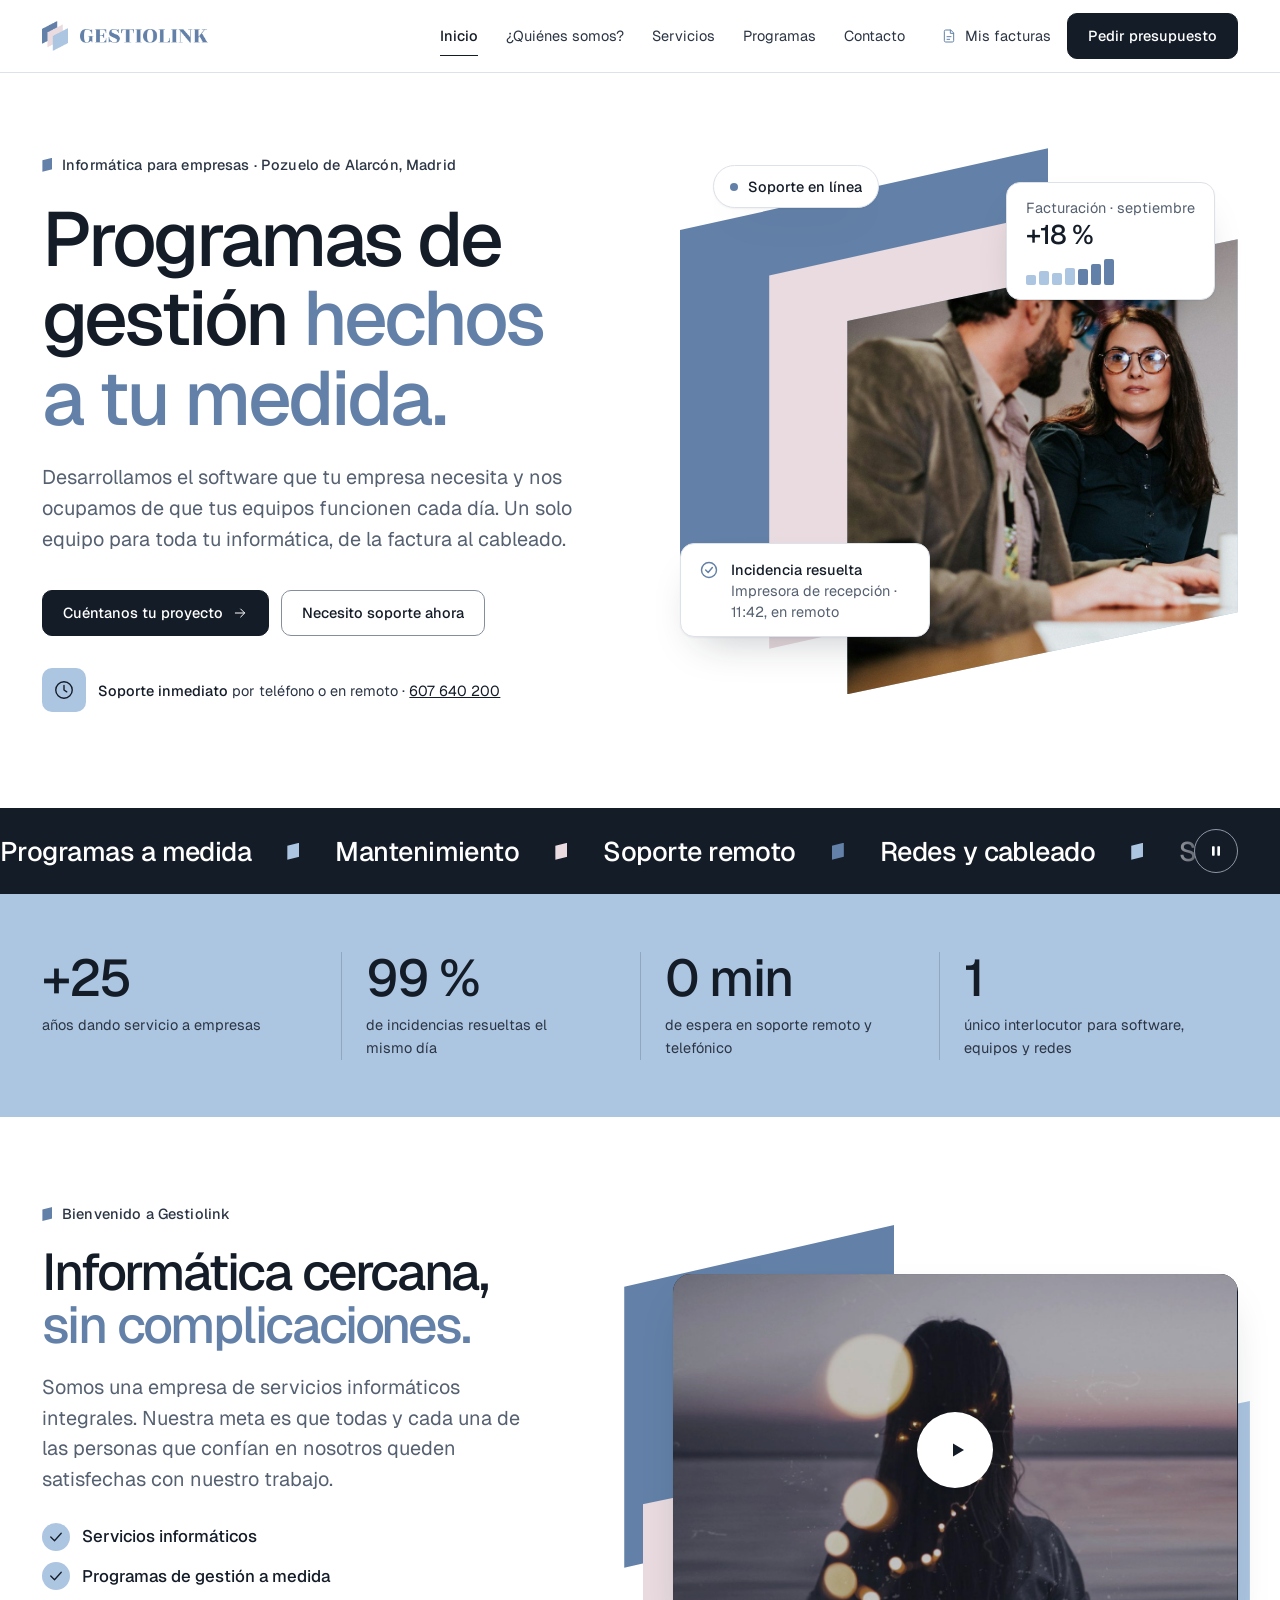
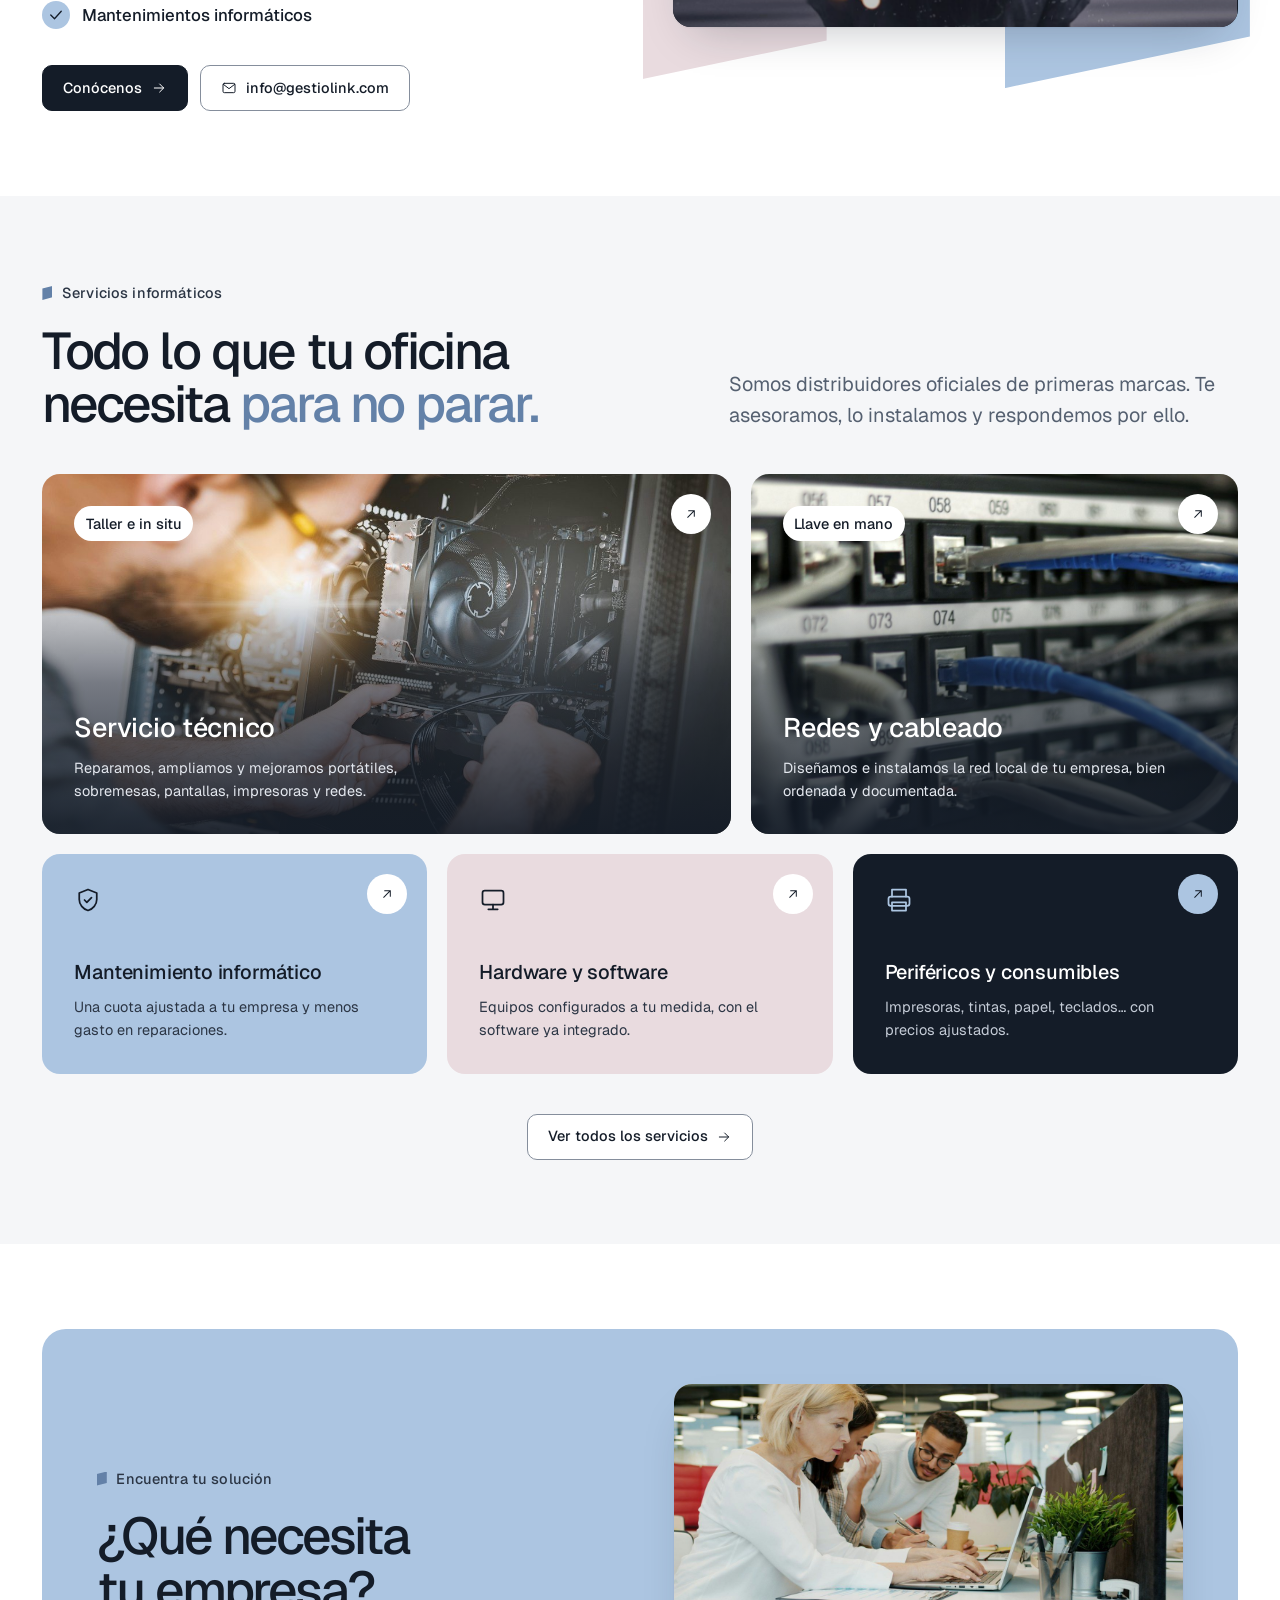
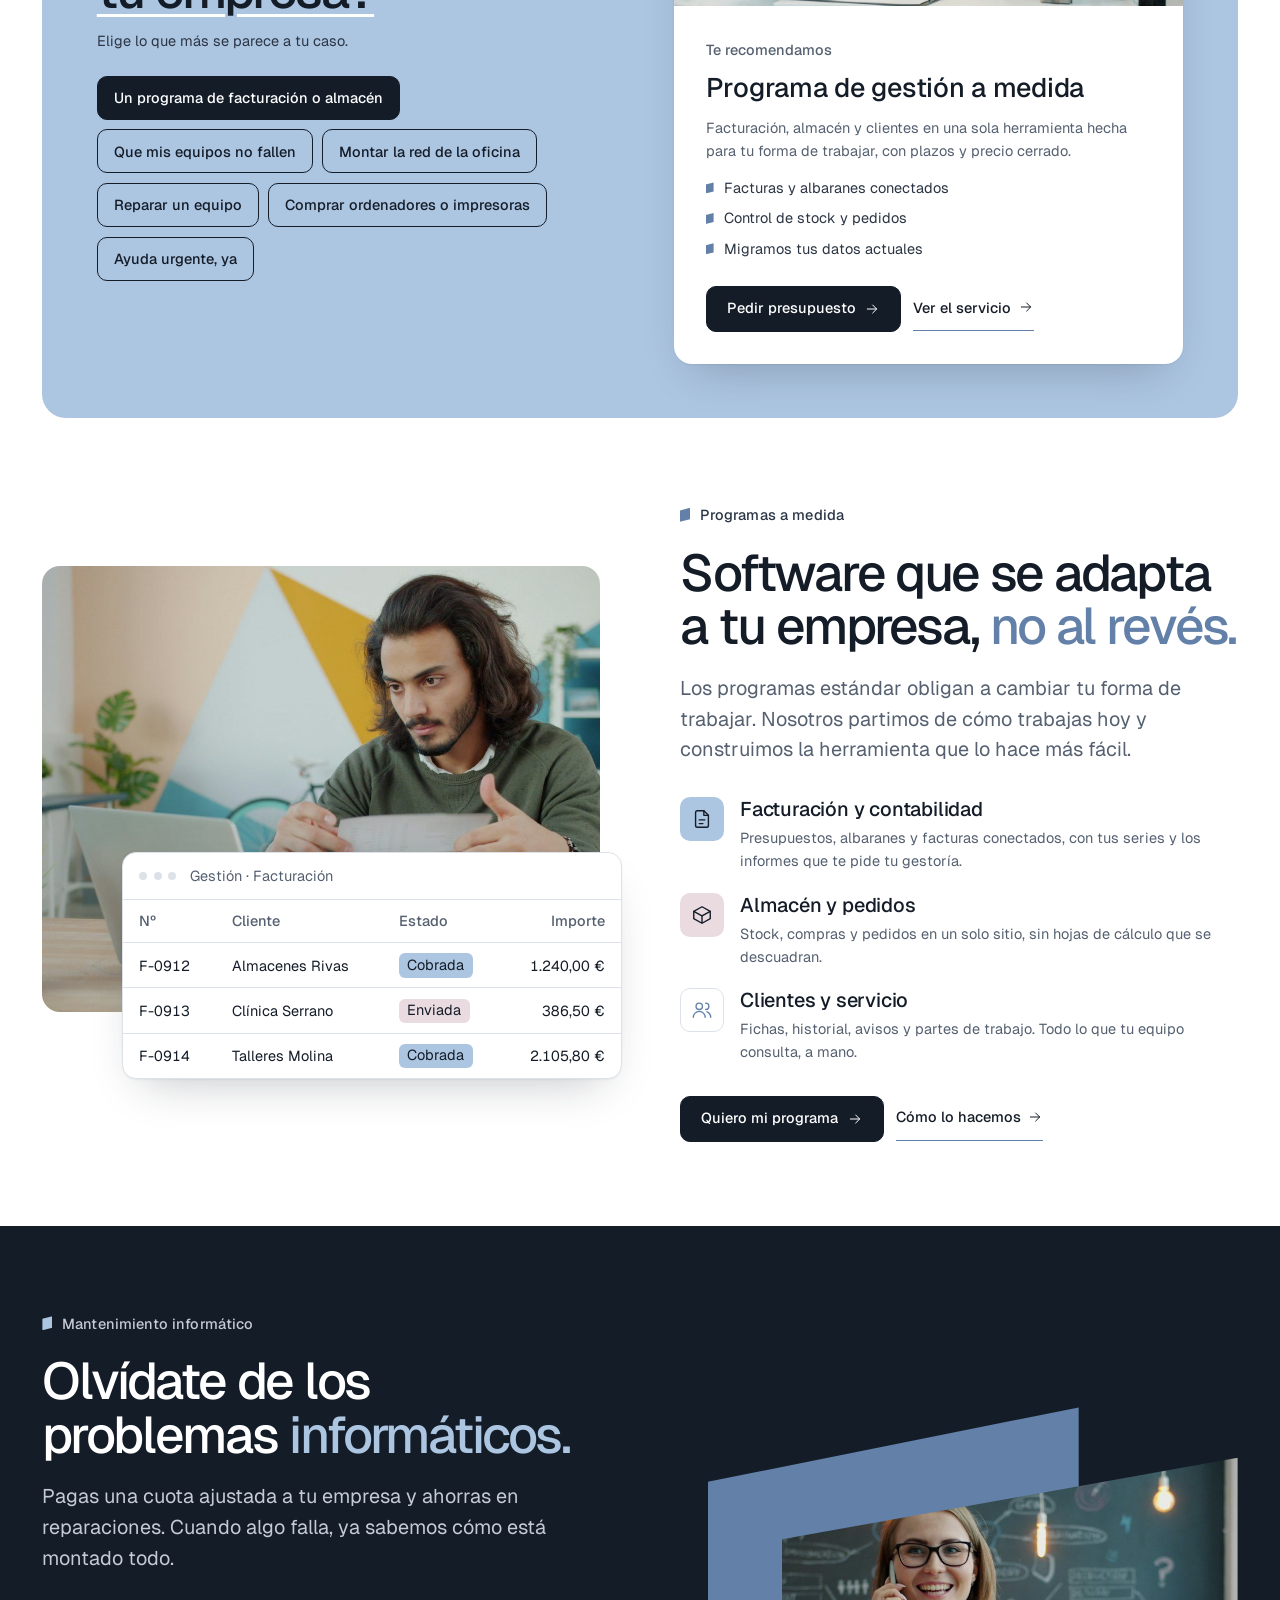
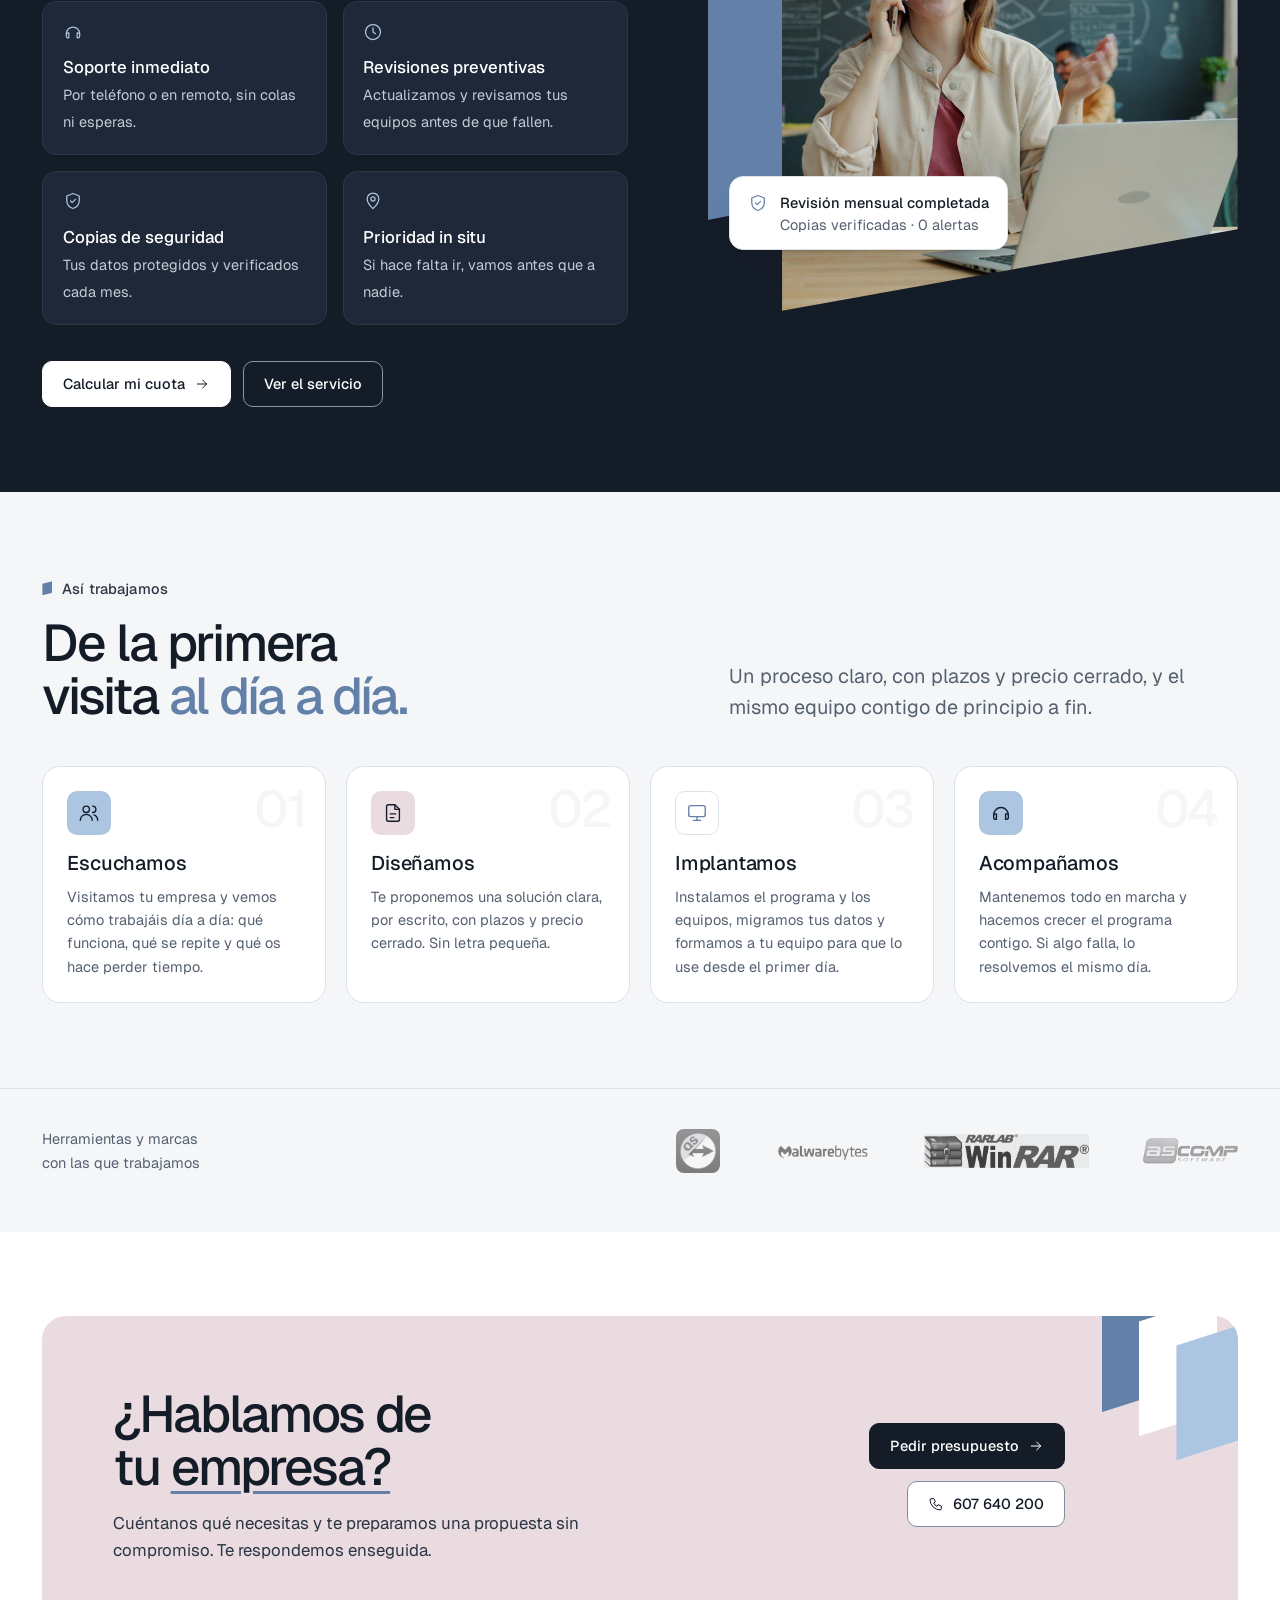
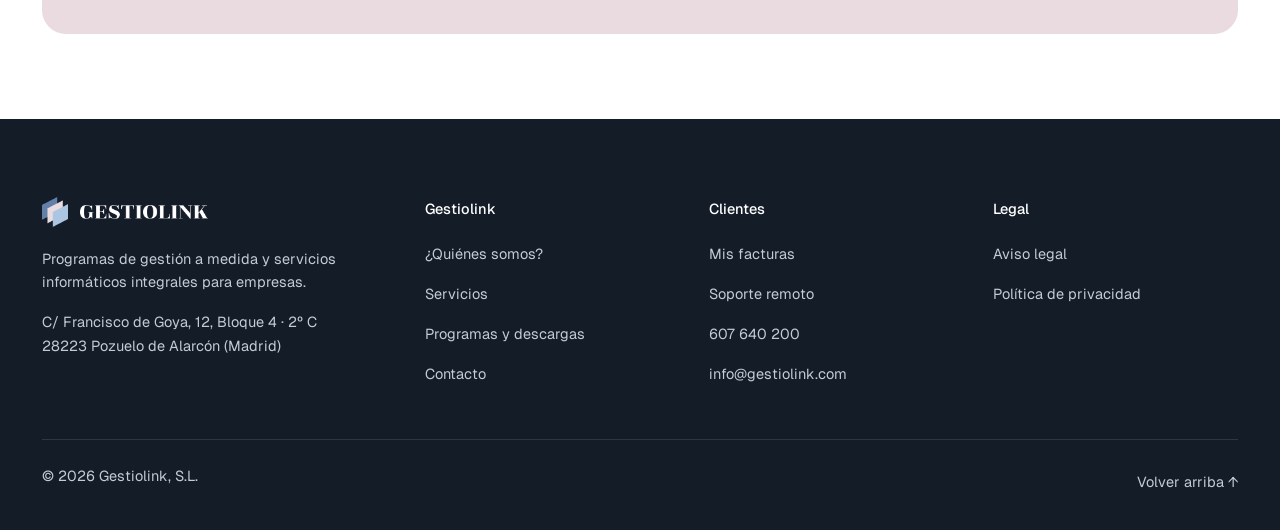
<file: index.html>
<!doctype html>
<html lang="es">
<head>
<meta charset="utf-8">
<meta name="viewport" content="width=device-width, initial-scale=1">
<meta name="robots" content="noindex, nofollow">
<title>Gestiolink · Programas de gestión a medida y servicios informáticos</title>
<meta name="description" content="Programas de gestión a medida, mantenimiento informático, redes y servicio técnico para empresas en Madrid. Más de 25 años y el 99 % de las incidencias resueltas el mismo día.">
<link rel="icon" href="assets/isotipo.png">
<link rel="preconnect" href="https://fonts.googleapis.com">
<link rel="preconnect" href="https://fonts.gstatic.com" crossorigin>
<link href="https://fonts.googleapis.com/css2?family=Geist:wght@400;500;600&display=swap" rel="stylesheet">
<link rel="stylesheet" href="assets/styles.css?v=bd06875d">
<script>document.documentElement.classList.add("js")</script>
</head>
<body>
<a class="skip" href="#main">Saltar al contenido</a>

<header class="header">
  <div class="wrap">
    <a class="brand" href="index.html" aria-label="Gestiolink, inicio">
      <img src="assets/isotipo.png" alt="" width="176" height="202">
      <img src="assets/wordmark.png" alt="Gestiolink" width="398" height="45">
    </a>
    <nav class="nav" aria-label="Principal">
      <a href="index.html" aria-current="page">Inicio</a>
      <a href="quienes-somos.html">¿Quiénes somos?</a>
      <a href="servicios.html">Servicios</a>
      <a href="programas.html">Programas</a>
      <a href="contacto.html">Contacto</a>
    </nav>
    <div class="header__actions">
      <a class="client" href="https://gestiolink.facturas.gestiolink.com"><svg viewBox="0 0 24 24" fill="none" stroke="currentColor" stroke-width="1.5" stroke-linecap="round" stroke-linejoin="round" aria-hidden="true"><path d="M14 3H7a2 2 0 0 0-2 2v14a2 2 0 0 0 2 2h10a2 2 0 0 0 2-2V8z"/><path d="M14 3v5h5M9 13h6M9 17h4"/></svg>Mis facturas</a>
      <a class="btn btn--dark" href="contacto.html">Pedir presupuesto</a>
    </div>
    <button class="menu-btn" type="button" aria-expanded="false" aria-controls="mnav" aria-label="Abrir menú"><span></span><span></span></button>
  </div>
</header>

<div class="mnav" id="mnav" hidden>
  <nav class="mnav__links" aria-label="Menú móvil">
    <a href="index.html" aria-current="page" style="--i:0"><span>Inicio</span><svg viewBox="0 0 24 24" fill="none" stroke="currentColor" stroke-width="1.5" stroke-linecap="round" stroke-linejoin="round" aria-hidden="true"><path d="M5 12h14M13 6l6 6-6 6"/></svg></a>
    <a href="quienes-somos.html" style="--i:1"><span>¿Quiénes somos?</span><svg viewBox="0 0 24 24" fill="none" stroke="currentColor" stroke-width="1.5" stroke-linecap="round" stroke-linejoin="round" aria-hidden="true"><path d="M5 12h14M13 6l6 6-6 6"/></svg></a>
    <a href="servicios.html" style="--i:2"><span>Servicios</span><svg viewBox="0 0 24 24" fill="none" stroke="currentColor" stroke-width="1.5" stroke-linecap="round" stroke-linejoin="round" aria-hidden="true"><path d="M5 12h14M13 6l6 6-6 6"/></svg></a>
    <a href="programas.html" style="--i:3"><span>Programas</span><svg viewBox="0 0 24 24" fill="none" stroke="currentColor" stroke-width="1.5" stroke-linecap="round" stroke-linejoin="round" aria-hidden="true"><path d="M5 12h14M13 6l6 6-6 6"/></svg></a>
    <a href="contacto.html" style="--i:4"><span>Contacto</span><svg viewBox="0 0 24 24" fill="none" stroke="currentColor" stroke-width="1.5" stroke-linecap="round" stroke-linejoin="round" aria-hidden="true"><path d="M5 12h14M13 6l6 6-6 6"/></svg></a>
  </nav>
  <div class="mnav__foot">
    <div class="mnav__quick">
      <a class="mnav__q" href="tel:+34607640200"><svg viewBox="0 0 24 24" fill="none" stroke="currentColor" stroke-width="1.5" stroke-linecap="round" stroke-linejoin="round" aria-hidden="true"><path d="M5 4h4l2 5-2.5 1.5a11 11 0 0 0 5 5L15 13l5 2v4a2 2 0 0 1-2 2A16 16 0 0 1 3 6a2 2 0 0 1 2-2"/></svg><span>Llamar</span></a>
      <a class="mnav__q" href="https://get.teamviewer.com/2trgch7"><svg viewBox="0 0 24 24" fill="none" stroke="currentColor" stroke-width="1.5" stroke-linecap="round" stroke-linejoin="round" aria-hidden="true"><path d="M4 14a8 8 0 0 1 16 0"/><path d="M4 14v3a2 2 0 0 0 2 2h1v-6H6a2 2 0 0 0-2 2M20 14v3a2 2 0 0 1-2 2h-1v-6h1a2 2 0 0 1 2 2"/></svg><span>Soporte remoto</span></a>
      <a class="mnav__q" href="https://gestiolink.facturas.gestiolink.com"><svg viewBox="0 0 24 24" fill="none" stroke="currentColor" stroke-width="1.5" stroke-linecap="round" stroke-linejoin="round" aria-hidden="true"><path d="M14 3H7a2 2 0 0 0-2 2v14a2 2 0 0 0 2 2h10a2 2 0 0 0 2-2V8z"/><path d="M14 3v5h5M9 13h6M9 17h4"/></svg><span>Mis facturas</span></a>
    </div>
    <a class="btn btn--dark mnav__cta" href="contacto.html">Pedir presupuesto <svg viewBox="0 0 24 24" fill="none" stroke="currentColor" stroke-width="1.5" stroke-linecap="round" stroke-linejoin="round" aria-hidden="true"><path d="M5 12h14M13 6l6 6-6 6"/></svg></a>
    <p class="mnav__info">607 640 200 · info@gestiolink.com</p>
  </div>
</div>

<main id="main">

  <section class="hero hero--home" aria-labelledby="hero-title">
    <div class="wrap">
      <div>
        <span class="eyebrow">Informática para empresas · Pozuelo de Alarcón, Madrid</span>
        <h1 id="hero-title">Programas de gestión <em>hechos a tu medida.</em></h1>
        <p class="lead">Desarrollamos el software que tu empresa necesita y nos ocupamos de que tus equipos funcionen cada día. Un solo equipo para toda tu informática, de la factura al cableado.</p>
        <div class="ctas">
          <a class="btn btn--dark" href="contacto.html">Cuéntanos tu proyecto <svg viewBox="0 0 24 24" fill="none" stroke="currentColor" stroke-width="1.5" stroke-linecap="round" stroke-linejoin="round" aria-hidden="true"><path d="M5 12h14M13 6l6 6-6 6"/></svg></a>
          <a class="btn btn--ghost" href="programas.html">Necesito soporte ahora</a>
        </div>
        <div class="hero__note">
          <span class="ico ico--sky" aria-hidden="true"><svg viewBox="0 0 24 24" fill="none" stroke="currentColor" stroke-width="1.5" stroke-linecap="round" stroke-linejoin="round" aria-hidden="true"><circle cx="12" cy="12" r="9"/><path d="M12 7v5l3 2"/></svg></span>
          <p><b>Soporte inmediato</b> por teléfono o en remoto · <a href="tel:+34607640200">607 640 200</a></p>
        </div>
      </div>
      <div class="visual visual--hero" data-parallax>
        <div class="shape s1" aria-hidden="true" data-depth="18"></div>
        <div class="shape s2" aria-hidden="true" data-depth="10"></div>
        <div class="photo" data-depth="4"><img src="assets/img/reunion.jpg" alt="Técnico revisando un programa de gestión con una clienta" width="900" height="1050"></div>
        <div class="float f3" aria-hidden="true"><span class="live"></span>Soporte en línea</div>
        <div class="float f2" aria-hidden="true"><span>Facturación · septiembre</span><strong>+18 %</strong><div class="bar"><i></i><i></i><i></i><i></i><i></i><i></i><i></i></div></div>
        <div class="float f1" aria-hidden="true"><svg viewBox="0 0 24 24" fill="none" stroke="currentColor" stroke-width="1.75" stroke-linecap="round" stroke-linejoin="round" aria-hidden="true"><circle cx="12" cy="12" r="9"/><path d="m8 12 3 3 5-6"/></svg><div><b data-ticker-title>Incidencia resuelta</b><span data-ticker>Impresora de recepción · 11:42, en remoto</span></div></div>
      </div>
    </div>
  </section>

  <div class="marquee" aria-hidden="true">
    <ul><li>Programas a medida</li><li>Mantenimiento</li><li>Soporte remoto</li><li>Redes y cableado</li><li>Servicio técnico</li><li>Copias de seguridad</li><li>Equipos y periféricos</li></ul><ul><li>Programas a medida</li><li>Mantenimiento</li><li>Soporte remoto</li><li>Redes y cableado</li><li>Servicio técnico</li><li>Copias de seguridad</li><li>Equipos y periféricos</li></ul>
  </div>


  <div class="facts">
    <div class="wrap">
      <ul>
        <li><strong data-count="25" data-prefix="+">+25</strong><span>años dando servicio a empresas</span></li>
        <li><strong data-count="99" data-suffix=" %">99 %</strong><span>de incidencias resueltas el mismo día</span></li>
        <li><strong>0 min</strong><span>de espera en soporte remoto y telefónico</span></li>
        <li><strong>1</strong><span>único interlocutor para software, equipos y redes</span></li>
      </ul>
    </div>
  </div>

  <section class="section welcome-wrap" aria-labelledby="welcome-title">
    <div class="wrap welcome">
      <div class="welcome__text">
        <span class="eyebrow">Bienvenido a Gestiolink</span>
        <h2 id="welcome-title">Informática cercana, <em>sin complicaciones.</em></h2>
        <p class="lead">Somos una empresa de servicios informáticos integrales. Nuestra meta es que todas y cada una de las personas que confían en nosotros queden satisfechas con nuestro trabajo.</p>
        <ul class="welcome__list">
          <li><svg viewBox="0 0 24 24" fill="none" stroke="currentColor" stroke-width="1.75" stroke-linecap="round" stroke-linejoin="round" aria-hidden="true"><path d="m5 12 5 5 9-10"/></svg>Servicios informáticos</li>
          <li><svg viewBox="0 0 24 24" fill="none" stroke="currentColor" stroke-width="1.75" stroke-linecap="round" stroke-linejoin="round" aria-hidden="true"><path d="m5 12 5 5 9-10"/></svg>Programas de gestión a medida</li>
          <li><svg viewBox="0 0 24 24" fill="none" stroke="currentColor" stroke-width="1.75" stroke-linecap="round" stroke-linejoin="round" aria-hidden="true"><path d="m5 12 5 5 9-10"/></svg>Mantenimientos informáticos</li>
        </ul>
        <div class="ctas">
          <a class="btn btn--dark" href="quienes-somos.html">Conócenos <svg viewBox="0 0 24 24" fill="none" stroke="currentColor" stroke-width="1.5" stroke-linecap="round" stroke-linejoin="round" aria-hidden="true"><path d="M5 12h14M13 6l6 6-6 6"/></svg></a>
          <a class="btn btn--ghost" href="mailto:info@gestiolink.com"><svg viewBox="0 0 24 24" fill="none" stroke="currentColor" stroke-width="1.5" stroke-linecap="round" stroke-linejoin="round" aria-hidden="true"><rect x="3" y="5" width="18" height="14" rx="2"/><path d="m3.5 6.5 8.5 6.5 8.5-6.5"/></svg>info@gestiolink.com</a>
        </div>
      </div>
      <div class="welcome__media">
        <span class="wshape w1" aria-hidden="true"></span>
        <span class="wshape w2" aria-hidden="true"></span>
        <span class="wshape w3" aria-hidden="true"></span>
        <div class="welcome__video">
          <video preload="none" playsinline poster="assets/img/video-poster.jpg" aria-label="Vídeo de presentación de Gestiolink">
            <source src="assets/video/intro.mp4" type="video/mp4">
          </video>
          <button class="welcome__play" type="button" aria-label="Reproducir el vídeo de presentación">
            <span class="welcome__play-ico"><svg viewBox="0 0 24 24" fill="currentColor" aria-hidden="true"><path d="M8 5.5v13l11-6.5z"/></svg></span>
          </button>
        </div>
      </div>
    </div>
  </section>

  <section class="section bg-paper" aria-labelledby="svc-title">
    <div class="wrap">
      <div class="section__head">
        <div>
          <span class="eyebrow">Servicios informáticos</span>
          <h2 id="svc-title">Todo lo que tu oficina necesita <em>para no parar.</em></h2>
        </div>
        <p class="lead">Somos distribuidores oficiales de primeras marcas. Te asesoramos, lo instalamos y respondemos por ello.</p>
      </div>
      <div class="bento">
        <a class="tile tile--photo" href="servicios.html#tecnico">
          <img src="assets/img/tecnico.jpg" alt="" width="1200" height="800" loading="lazy">
          <span class="tile__go" aria-hidden="true"><svg viewBox="0 0 24 24" fill="none" stroke="currentColor" stroke-width="1.5" stroke-linecap="round" stroke-linejoin="round" aria-hidden="true"><path d="M5 12h14M13 6l6 6-6 6"/></svg></span><span class="chip">Taller e in situ</span>
          <h3>Servicio técnico</h3>
          <p>Reparamos, ampliamos y mejoramos portátiles, sobremesas, pantallas, impresoras y redes.</p>
        </a>
        <a class="tile tile--photo sm" href="servicios.html#redes">
          <img src="assets/img/redes.jpg" alt="" width="1200" height="800" loading="lazy">
          <span class="tile__go" aria-hidden="true"><svg viewBox="0 0 24 24" fill="none" stroke="currentColor" stroke-width="1.5" stroke-linecap="round" stroke-linejoin="round" aria-hidden="true"><path d="M5 12h14M13 6l6 6-6 6"/></svg></span><span class="chip">Llave en mano</span>
          <h3>Redes y cableado</h3>
          <p>Diseñamos e instalamos la red local de tu empresa, bien ordenada y documentada.</p>
        </a>
        <a class="tile tile--color sky" href="servicios.html#mantenimiento"><span class="tile__go" aria-hidden="true"><svg viewBox="0 0 24 24" fill="none" stroke="currentColor" stroke-width="1.5" stroke-linecap="round" stroke-linejoin="round" aria-hidden="true"><path d="M5 12h14M13 6l6 6-6 6"/></svg></span><svg viewBox="0 0 24 24" fill="none" stroke="currentColor" stroke-width="1.5" stroke-linecap="round" stroke-linejoin="round" aria-hidden="true"><path d="M12 3 4.5 6v5.5c0 4.5 3.2 8.2 7.5 9.5 4.3-1.3 7.5-5 7.5-9.5V6z"/><path d="m9 12 2 2 4-4"/></svg><h3>Mantenimiento informático</h3><p>Una cuota ajustada a tu empresa y menos gasto en reparaciones.</p></a>
        <a class="tile tile--color blush" href="servicios.html#hardware"><span class="tile__go" aria-hidden="true"><svg viewBox="0 0 24 24" fill="none" stroke="currentColor" stroke-width="1.5" stroke-linecap="round" stroke-linejoin="round" aria-hidden="true"><path d="M5 12h14M13 6l6 6-6 6"/></svg></span><svg viewBox="0 0 24 24" fill="none" stroke="currentColor" stroke-width="1.5" stroke-linecap="round" stroke-linejoin="round" aria-hidden="true"><rect x="3" y="4" width="18" height="12" rx="2"/><path d="M8 20h8M12 16v4"/></svg><h3>Hardware y software</h3><p>Equipos configurados a tu medida, con el software ya integrado.</p></a>
        <a class="tile tile--color ink" href="servicios.html#perifericos"><span class="tile__go" aria-hidden="true"><svg viewBox="0 0 24 24" fill="none" stroke="currentColor" stroke-width="1.5" stroke-linecap="round" stroke-linejoin="round" aria-hidden="true"><path d="M5 12h14M13 6l6 6-6 6"/></svg></span><svg viewBox="0 0 24 24" fill="none" stroke="currentColor" stroke-width="1.5" stroke-linecap="round" stroke-linejoin="round" aria-hidden="true"><path d="M6 9V3h12v6"/><rect x="3" y="9" width="18" height="8" rx="2"/><path d="M6 14h12v7H6z"/></svg><h3>Periféricos y consumibles</h3><p>Impresoras, tintas, papel, teclados… con precios ajustados.</p></a>
      </div>
      <div class="bento__more"><a class="btn btn--ghost" href="servicios.html">Ver todos los servicios <svg viewBox="0 0 24 24" fill="none" stroke="currentColor" stroke-width="1.5" stroke-linecap="round" stroke-linejoin="round" aria-hidden="true"><path d="M5 12h14M13 6l6 6-6 6"/></svg></a></div>
    </div>
  </section>

  <section class="section" aria-labelledby="finder-title">
    <div class="wrap">
      <div class="finder" data-finder>
        <div class="finder__ask">
          <span class="eyebrow">Encuentra tu solución</span>
          <h2 id="finder-title">¿Qué necesita <em>tu empresa?</em></h2>
          <p class="finder__hint" id="finder-hint">Elige lo que más se parece a tu caso.</p>
          <div class="finder__chips" role="group" aria-labelledby="finder-hint">
            <button type="button" class="chip-btn" aria-pressed="true" data-key="programa">Un programa de facturación o almacén</button>
            <button type="button" class="chip-btn" aria-pressed="false" data-key="mantenimiento">Que mis equipos no fallen</button>
            <button type="button" class="chip-btn" aria-pressed="false" data-key="redes">Montar la red de la oficina</button>
            <button type="button" class="chip-btn" aria-pressed="false" data-key="tecnico">Reparar un equipo</button>
            <button type="button" class="chip-btn" aria-pressed="false" data-key="equipos">Comprar ordenadores o impresoras</button>
            <button type="button" class="chip-btn" aria-pressed="false" data-key="urgente">Ayuda urgente, ya</button>
          </div>
        </div>
        <div class="finder__card" aria-live="polite">
          <img data-f="img" src="assets/img/colegas.jpg" alt="" width="1400" height="933" loading="lazy">
          <div class="finder__body">
            <span class="finder__label">Te recomendamos</span>
            <h3 data-f="title">Programa de gestión a medida</h3>
            <p data-f="text">Facturación, almacén y clientes en una sola herramienta hecha para tu forma de trabajar, con plazos y precio cerrado.</p>
            <ul data-f="list" class="finder__list"><li>Facturas y albaranes conectados</li><li>Control de stock y pedidos</li><li>Migramos tus datos actuales</li></ul>
            <div class="ctas">
              <a class="btn btn--dark" data-f="cta" href="contacto.html?servicio=programa">Pedir presupuesto <svg viewBox="0 0 24 24" fill="none" stroke="currentColor" stroke-width="1.5" stroke-linecap="round" stroke-linejoin="round" aria-hidden="true"><path d="M5 12h14M13 6l6 6-6 6"/></svg></a>
              <a class="link" data-f="more" href="servicios.html#programas-a-medida">Ver el servicio <svg viewBox="0 0 24 24" fill="none" stroke="currentColor" stroke-width="1.5" stroke-linecap="round" stroke-linejoin="round" aria-hidden="true"><path d="M5 12h14M13 6l6 6-6 6"/></svg></a>
            </div>
          </div>
        </div>
      </div>
    </div>
  </section>

  <section class="section" aria-labelledby="prog-title">
    <div class="wrap">
      <div class="prog">
        <div class="prog__media">
          <img src="assets/img/gestion.jpg" alt="Empresario revisando informes de su negocio junto al portátil" width="1400" height="788" loading="lazy">
          <div class="app" aria-hidden="true">
            <div class="app__bar"><i></i><i></i><i></i><span>Gestión · Facturación</span></div>
            <table>
              <thead><tr><th>Nº</th><th>Cliente</th><th>Estado</th><th>Importe</th></tr></thead>
              <tbody>
                <tr><td>F-0912</td><td>Almacenes Rivas</td><td><span class="tag tag--ok">Cobrada</span></td><td>1.240,00 €</td></tr>
                <tr><td>F-0913</td><td>Clínica Serrano</td><td><span class="tag">Enviada</span></td><td>386,50 €</td></tr>
                <tr><td>F-0914</td><td>Talleres Molina</td><td><span class="tag tag--ok">Cobrada</span></td><td>2.105,80 €</td></tr>
              </tbody>
            </table>
          </div>
        </div>
        <div>
          <span class="eyebrow">Programas a medida</span>
          <h2 id="prog-title">Software que se adapta a tu empresa, <em>no al revés.</em></h2>
          <p class="lead">Los programas estándar obligan a cambiar tu forma de trabajar. Nosotros partimos de cómo trabajas hoy y construimos la herramienta que lo hace más fácil.</p>
          <ul class="features">
            <li><span class="ico ico--sky"><svg viewBox="0 0 24 24" fill="none" stroke="currentColor" stroke-width="1.5" stroke-linecap="round" stroke-linejoin="round" aria-hidden="true"><path d="M14 3H7a2 2 0 0 0-2 2v14a2 2 0 0 0 2 2h10a2 2 0 0 0 2-2V8z"/><path d="M14 3v5h5M9 13h6M9 17h4"/></svg></span><div><h3>Facturación y contabilidad</h3><p>Presupuestos, albaranes y facturas conectados, con tus series y los informes que te pide tu gestoría.</p></div></li>
            <li><span class="ico ico--blush"><svg viewBox="0 0 24 24" fill="none" stroke="currentColor" stroke-width="1.5" stroke-linecap="round" stroke-linejoin="round" aria-hidden="true"><path d="m21 8-9-5-9 5 9 5z"/><path d="M3 8v8l9 5 9-5V8M12 13v8"/></svg></span><div><h3>Almacén y pedidos</h3><p>Stock, compras y pedidos en un solo sitio, sin hojas de cálculo que se descuadran.</p></div></li>
            <li><span class="ico ico--line"><svg viewBox="0 0 24 24" fill="none" stroke="currentColor" stroke-width="1.5" stroke-linecap="round" stroke-linejoin="round" aria-hidden="true"><circle cx="9" cy="8" r="3.5"/><path d="M2.5 20a6.5 6.5 0 0 1 13 0M16 4.5a3.5 3.5 0 0 1 0 7M21.5 20a6.5 6.5 0 0 0-4-6"/></svg></span><div><h3>Clientes y servicio</h3><p>Fichas, historial, avisos y partes de trabajo. Todo lo que tu equipo consulta, a mano.</p></div></li>
          </ul>
          <div class="ctas">
            <a class="btn btn--dark" href="contacto.html?servicio=programa">Quiero mi programa <svg viewBox="0 0 24 24" fill="none" stroke="currentColor" stroke-width="1.5" stroke-linecap="round" stroke-linejoin="round" aria-hidden="true"><path d="M5 12h14M13 6l6 6-6 6"/></svg></a>
            <a class="link" href="servicios.html#programas-a-medida">Cómo lo hacemos <svg viewBox="0 0 24 24" fill="none" stroke="currentColor" stroke-width="1.5" stroke-linecap="round" stroke-linejoin="round" aria-hidden="true"><path d="M5 12h14M13 6l6 6-6 6"/></svg></a>
          </div>
        </div>
      </div>
    </div>
  </section>

  <section class="section dark" aria-labelledby="mant-title">
    <div class="wrap maint">
      <div>
        <span class="eyebrow">Mantenimiento informático</span>
        <h2 id="mant-title">Olvídate de los problemas <em>informáticos.</em></h2>
        <p class="lead">Pagas una cuota ajustada a tu empresa y ahorras en reparaciones. Cuando algo falla, ya sabemos cómo está montado todo.</p>
        <ul class="checks">
          <li><svg viewBox="0 0 24 24" fill="none" stroke="currentColor" stroke-width="1.5" stroke-linecap="round" stroke-linejoin="round" aria-hidden="true"><path d="M4 14a8 8 0 0 1 16 0"/><path d="M4 14v3a2 2 0 0 0 2 2h1v-6H6a2 2 0 0 0-2 2M20 14v3a2 2 0 0 1-2 2h-1v-6h1a2 2 0 0 1 2 2"/></svg><b>Soporte inmediato</b><span>Por teléfono o en remoto, sin colas ni esperas.</span></li>
          <li><svg viewBox="0 0 24 24" fill="none" stroke="currentColor" stroke-width="1.5" stroke-linecap="round" stroke-linejoin="round" aria-hidden="true"><circle cx="12" cy="12" r="9"/><path d="M12 7v5l3 2"/></svg><b>Revisiones preventivas</b><span>Actualizamos y revisamos tus equipos antes de que fallen.</span></li>
          <li><svg viewBox="0 0 24 24" fill="none" stroke="currentColor" stroke-width="1.5" stroke-linecap="round" stroke-linejoin="round" aria-hidden="true"><path d="M12 3 4.5 6v5.5c0 4.5 3.2 8.2 7.5 9.5 4.3-1.3 7.5-5 7.5-9.5V6z"/><path d="m9 12 2 2 4-4"/></svg><b>Copias de seguridad</b><span>Tus datos protegidos y verificados cada mes.</span></li>
          <li><svg viewBox="0 0 24 24" fill="none" stroke="currentColor" stroke-width="1.5" stroke-linecap="round" stroke-linejoin="round" aria-hidden="true"><path d="M12 21s-7-6.2-7-11.5a7 7 0 0 1 14 0C19 14.8 12 21 12 21z"/><circle cx="12" cy="9.5" r="2.5"/></svg><b>Prioridad in situ</b><span>Si hace falta ir, vamos antes que a nadie.</span></li>
        </ul>
        <div class="ctas">
          <a class="btn btn--light" href="contacto.html">Calcular mi cuota <svg viewBox="0 0 24 24" fill="none" stroke="currentColor" stroke-width="1.5" stroke-linecap="round" stroke-linejoin="round" aria-hidden="true"><path d="M5 12h14M13 6l6 6-6 6"/></svg></a>
          <a class="btn btn--outline-light" href="servicios.html#mantenimiento">Ver el servicio</a>
        </div>
      </div>
      <div class="maint__media">
        <div class="shape s1" aria-hidden="true"></div>
        <div class="photo"><img src="assets/img/llamada.jpg" alt="Clienta hablando por teléfono con el soporte desde su oficina" width="1400" height="933" loading="lazy"></div>
        <div class="float" aria-hidden="true"><svg viewBox="0 0 24 24" fill="none" stroke="currentColor" stroke-width="1.5" stroke-linecap="round" stroke-linejoin="round" aria-hidden="true"><path d="M12 3 4.5 6v5.5c0 4.5 3.2 8.2 7.5 9.5 4.3-1.3 7.5-5 7.5-9.5V6z"/><path d="m9 12 2 2 4-4"/></svg><div><b>Revisión mensual completada</b><span>Copias verificadas · 0 alertas</span></div></div>
      </div>
    </div>
  </section>

  <section class="section bg-paper" aria-labelledby="proc-title">
    <div class="wrap process">
      <div class="process__head">
        <span class="eyebrow">Así trabajamos</span>
        <h2 id="proc-title">De la primera visita <em>al día a día.</em></h2>
        <p class="lead">Un proceso claro, con plazos y precio cerrado, y el mismo equipo contigo de principio a fin.</p>
      </div>
      <ol class="process__steps">
        <li class="process__step"><span class="ico ico--sky"><svg viewBox="0 0 24 24" fill="none" stroke="currentColor" stroke-width="1.5" stroke-linecap="round" stroke-linejoin="round" aria-hidden="true"><circle cx="9" cy="8" r="3.5"/><path d="M2.5 20a6.5 6.5 0 0 1 13 0M16 4.5a3.5 3.5 0 0 1 0 7M21.5 20a6.5 6.5 0 0 0-4-6"/></svg></span><h3>Escuchamos</h3><p>Visitamos tu empresa y vemos cómo trabajáis día a día: qué funciona, qué se repite y qué os hace perder tiempo.</p></li>
        <li class="process__step"><span class="ico ico--blush"><svg viewBox="0 0 24 24" fill="none" stroke="currentColor" stroke-width="1.5" stroke-linecap="round" stroke-linejoin="round" aria-hidden="true"><path d="M14 3H7a2 2 0 0 0-2 2v14a2 2 0 0 0 2 2h10a2 2 0 0 0 2-2V8z"/><path d="M14 3v5h5M9 13h6M9 17h4"/></svg></span><h3>Diseñamos</h3><p>Te proponemos una solución clara, por escrito, con plazos y precio cerrado. Sin letra pequeña.</p></li>
        <li class="process__step"><span class="ico ico--line"><svg viewBox="0 0 24 24" fill="none" stroke="currentColor" stroke-width="1.5" stroke-linecap="round" stroke-linejoin="round" aria-hidden="true"><rect x="3" y="4" width="18" height="12" rx="2"/><path d="M8 20h8M12 16v4"/></svg></span><h3>Implantamos</h3><p>Instalamos el programa y los equipos, migramos tus datos y formamos a tu equipo para que lo use desde el primer día.</p></li>
        <li class="process__step"><span class="ico ico--sky"><svg viewBox="0 0 24 24" fill="none" stroke="currentColor" stroke-width="1.5" stroke-linecap="round" stroke-linejoin="round" aria-hidden="true"><path d="M4 14a8 8 0 0 1 16 0"/><path d="M4 14v3a2 2 0 0 0 2 2h1v-6H6a2 2 0 0 0-2 2M20 14v3a2 2 0 0 1-2 2h-1v-6h1a2 2 0 0 1 2 2"/></svg></span><h3>Acompañamos</h3><p>Mantenemos todo en marcha y hacemos crecer el programa contigo. Si algo falla, lo resolvemos el mismo día.</p></li>
      </ol>
    </div>
  </section>

  <div class="brands bg-paper">
    <div class="wrap">
      <p>Herramientas y marcas con las que trabajamos</p>
      <ul>
        <li><img class="tv" src="assets/img/teamviewer-qs.jpg" alt="TeamViewer QuickSupport" width="225" height="225"></li>
        <li><img class="mb" src="assets/img/malwarebytes.png" alt="Malwarebytes" width="310" height="163"></li>
        <li><img src="assets/img/winrar.png" alt="WinRAR" width="256" height="53"></li>
        <li><img src="assets/img/ascomp.png" alt="ASCOMP Software" width="181" height="65"></li>
      </ul>
    </div>
  </div>


  <section class="cta" aria-label="Contacto">
    <div class="wrap">
      <div class="cta__box">
        <div class="cta__shapes" aria-hidden="true"><i></i><i></i><i></i></div>
        <div>
          <h2>¿Hablamos de tu <em>empresa?</em></h2>
          <p>Cuéntanos qué necesitas y te preparamos una propuesta sin compromiso. Te respondemos enseguida.</p>
        </div>
        <div class="ctas">
          <a class="btn btn--dark" href="contacto.html">Pedir presupuesto <svg viewBox="0 0 24 24" fill="none" stroke="currentColor" stroke-width="1.5" stroke-linecap="round" stroke-linejoin="round" aria-hidden="true"><path d="M5 12h14M13 6l6 6-6 6"/></svg></a>
          <a class="btn btn--ghost" href="tel:+34607640200"><svg viewBox="0 0 24 24" fill="none" stroke="currentColor" stroke-width="1.5" stroke-linecap="round" stroke-linejoin="round" aria-hidden="true"><path d="M5 4h4l2 5-2.5 1.5a11 11 0 0 0 5 5L15 13l5 2v4a2 2 0 0 1-2 2A16 16 0 0 1 3 6a2 2 0 0 1 2-2"/></svg>607 640 200</a>
        </div>
      </div>
    </div>
  </section>
</main>

<footer class="footer">
  <div class="wrap">
    <div class="footer__top">
      <div>
        <a class="brand" href="index.html" aria-label="Gestiolink, inicio">
          <img src="assets/isotipo.png" alt="" width="176" height="202">
          <img src="assets/wordmark.png" alt="Gestiolink" width="398" height="45">
        </a>
        <p>Programas de gestión a medida y servicios informáticos integrales para empresas.</p>
        <address>C/ Francisco de Goya, 12, Bloque 4 · 2º C<br>28223 Pozuelo de Alarcón (Madrid)</address>
      </div>
      <div>
        <h4>Gestiolink</h4>
        <ul><li><a href="quienes-somos.html">¿Quiénes somos?</a></li><li><a href="servicios.html">Servicios</a></li><li><a href="programas.html">Programas y descargas</a></li><li><a href="contacto.html">Contacto</a></li></ul>
      </div>
      <div>
        <h4>Clientes</h4>
        <ul><li><a href="https://gestiolink.facturas.gestiolink.com">Mis facturas</a></li><li><a href="https://get.teamviewer.com/2trgch7">Soporte remoto</a></li><li><a href="tel:+34607640200">607 640 200</a></li><li><a href="mailto:info@gestiolink.com">info@gestiolink.com</a></li></ul>
      </div>
      <div>
        <h4>Legal</h4>
        <ul><li><a href="aviso-legal.html">Aviso legal</a></li><li><a href="politica-privacidad.html">Política de privacidad</a></li></ul>
      </div>
    </div>
    <div class="footer__bottom">
      <span>© <span id="year">2026</span> Gestiolink, S.L.</span>
      <a href="#main">Volver arriba ↑</a>
    </div>
  </div>
</footer>

<script src="assets/main.js?v=bd06875d"></script>
</body>
</html>
</file>
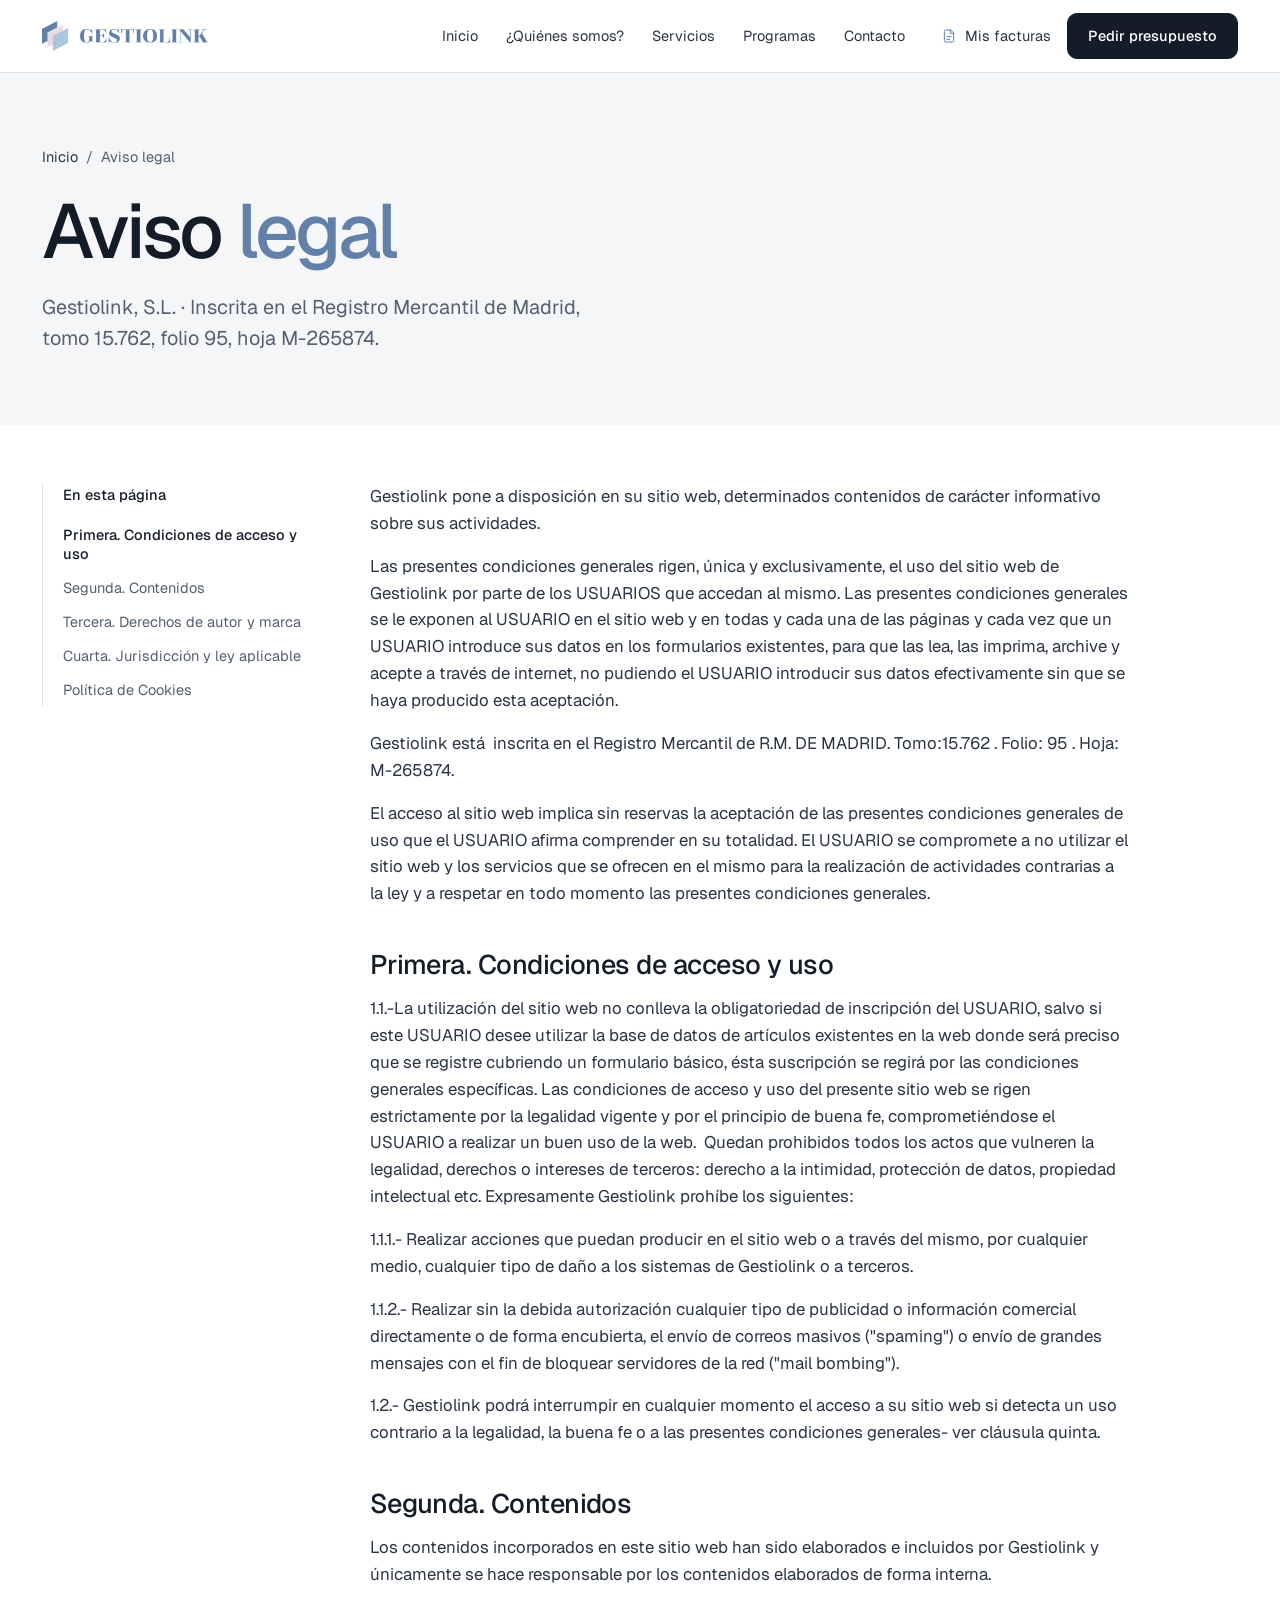
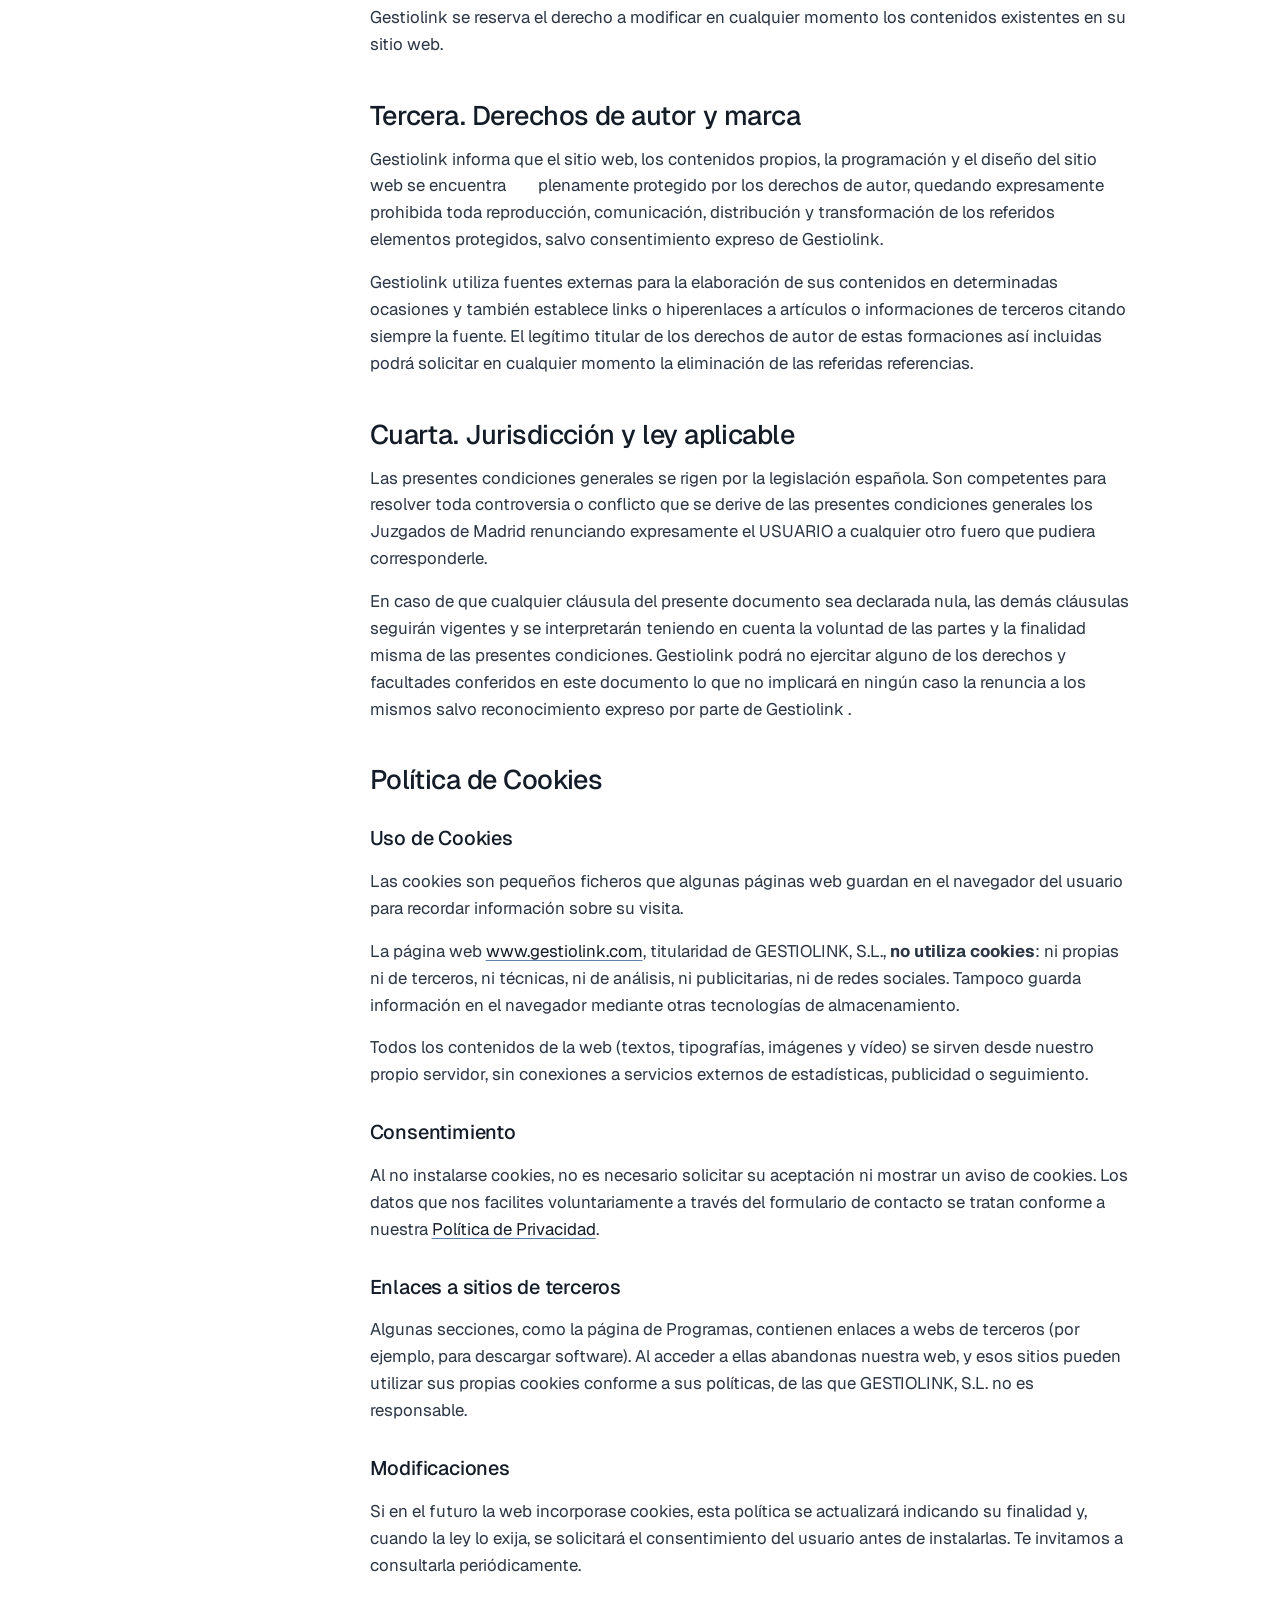
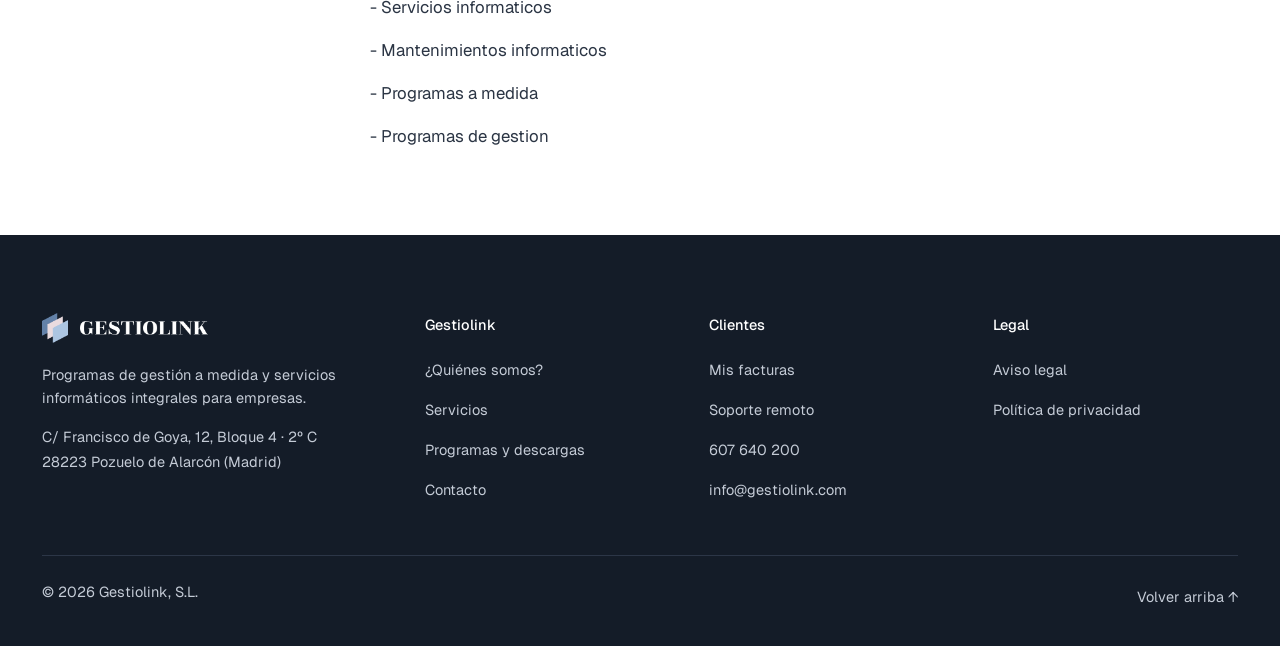
<file: aviso-legal.html>
<!doctype html>
<html lang="es">
<head>
<meta charset="utf-8">
<meta name="viewport" content="width=device-width, initial-scale=1">
<meta name="robots" content="noindex, nofollow">
<title>Aviso legal · Gestiolink</title>
<meta name="description" content="Aviso legal del sitio web de Gestiolink, S.L.">
<link rel="icon" href="assets/isotipo.png">
<link rel="preconnect" href="https://fonts.googleapis.com">
<link rel="preconnect" href="https://fonts.gstatic.com" crossorigin>
<link href="https://fonts.googleapis.com/css2?family=Geist:wght@400;500;600&display=swap" rel="stylesheet">
<link rel="stylesheet" href="assets/styles.css?v=bd06875d">
<script>document.documentElement.classList.add("js")</script>
</head>
<body>
<a class="skip" href="#main">Saltar al contenido</a>

<header class="header">
  <div class="wrap">
    <a class="brand" href="index.html" aria-label="Gestiolink, inicio">
      <img src="assets/isotipo.png" alt="" width="176" height="202">
      <img src="assets/wordmark.png" alt="Gestiolink" width="398" height="45">
    </a>
    <nav class="nav" aria-label="Principal">
      <a href="index.html">Inicio</a>
      <a href="quienes-somos.html">¿Quiénes somos?</a>
      <a href="servicios.html">Servicios</a>
      <a href="programas.html">Programas</a>
      <a href="contacto.html">Contacto</a>
    </nav>
    <div class="header__actions">
      <a class="client" href="https://gestiolink.facturas.gestiolink.com"><svg viewBox="0 0 24 24" fill="none" stroke="currentColor" stroke-width="1.5" stroke-linecap="round" stroke-linejoin="round" aria-hidden="true"><path d="M14 3H7a2 2 0 0 0-2 2v14a2 2 0 0 0 2 2h10a2 2 0 0 0 2-2V8z"/><path d="M14 3v5h5M9 13h6M9 17h4"/></svg>Mis facturas</a>
      <a class="btn btn--dark" href="contacto.html">Pedir presupuesto</a>
    </div>
    <button class="menu-btn" type="button" aria-expanded="false" aria-controls="mnav" aria-label="Abrir menú"><span></span><span></span></button>
  </div>
</header>

<div class="mnav" id="mnav" hidden>
  <nav class="mnav__links" aria-label="Menú móvil">
    <a href="index.html" style="--i:0"><span>Inicio</span><svg viewBox="0 0 24 24" fill="none" stroke="currentColor" stroke-width="1.5" stroke-linecap="round" stroke-linejoin="round" aria-hidden="true"><path d="M5 12h14M13 6l6 6-6 6"/></svg></a>
    <a href="quienes-somos.html" style="--i:1"><span>¿Quiénes somos?</span><svg viewBox="0 0 24 24" fill="none" stroke="currentColor" stroke-width="1.5" stroke-linecap="round" stroke-linejoin="round" aria-hidden="true"><path d="M5 12h14M13 6l6 6-6 6"/></svg></a>
    <a href="servicios.html" style="--i:2"><span>Servicios</span><svg viewBox="0 0 24 24" fill="none" stroke="currentColor" stroke-width="1.5" stroke-linecap="round" stroke-linejoin="round" aria-hidden="true"><path d="M5 12h14M13 6l6 6-6 6"/></svg></a>
    <a href="programas.html" style="--i:3"><span>Programas</span><svg viewBox="0 0 24 24" fill="none" stroke="currentColor" stroke-width="1.5" stroke-linecap="round" stroke-linejoin="round" aria-hidden="true"><path d="M5 12h14M13 6l6 6-6 6"/></svg></a>
    <a href="contacto.html" style="--i:4"><span>Contacto</span><svg viewBox="0 0 24 24" fill="none" stroke="currentColor" stroke-width="1.5" stroke-linecap="round" stroke-linejoin="round" aria-hidden="true"><path d="M5 12h14M13 6l6 6-6 6"/></svg></a>
  </nav>
  <div class="mnav__foot">
    <div class="mnav__quick">
      <a class="mnav__q" href="tel:+34607640200"><svg viewBox="0 0 24 24" fill="none" stroke="currentColor" stroke-width="1.5" stroke-linecap="round" stroke-linejoin="round" aria-hidden="true"><path d="M5 4h4l2 5-2.5 1.5a11 11 0 0 0 5 5L15 13l5 2v4a2 2 0 0 1-2 2A16 16 0 0 1 3 6a2 2 0 0 1 2-2"/></svg><span>Llamar</span></a>
      <a class="mnav__q" href="https://get.teamviewer.com/2trgch7"><svg viewBox="0 0 24 24" fill="none" stroke="currentColor" stroke-width="1.5" stroke-linecap="round" stroke-linejoin="round" aria-hidden="true"><path d="M4 14a8 8 0 0 1 16 0"/><path d="M4 14v3a2 2 0 0 0 2 2h1v-6H6a2 2 0 0 0-2 2M20 14v3a2 2 0 0 1-2 2h-1v-6h1a2 2 0 0 1 2 2"/></svg><span>Soporte remoto</span></a>
      <a class="mnav__q" href="https://gestiolink.facturas.gestiolink.com"><svg viewBox="0 0 24 24" fill="none" stroke="currentColor" stroke-width="1.5" stroke-linecap="round" stroke-linejoin="round" aria-hidden="true"><path d="M14 3H7a2 2 0 0 0-2 2v14a2 2 0 0 0 2 2h10a2 2 0 0 0 2-2V8z"/><path d="M14 3v5h5M9 13h6M9 17h4"/></svg><span>Mis facturas</span></a>
    </div>
    <a class="btn btn--dark mnav__cta" href="contacto.html">Pedir presupuesto <svg viewBox="0 0 24 24" fill="none" stroke="currentColor" stroke-width="1.5" stroke-linecap="round" stroke-linejoin="round" aria-hidden="true"><path d="M5 12h14M13 6l6 6-6 6"/></svg></a>
    <p class="mnav__info">607 640 200 · info@gestiolink.com</p>
  </div>
</div>

<main id="main">

  <section class="page-hero page-hero--text" aria-labelledby="t">
    <div class="wrap"><div><nav class="crumbs" aria-label="Migas de pan"><a href="index.html">Inicio</a><span aria-hidden="true">/</span><span aria-current="page">Aviso legal</span></nav><h1 id="t">Aviso <em>legal</em></h1><p class="lead">Gestiolink, S.L. · Inscrita en el Registro Mercantil de Madrid, tomo 15.762, folio 95, hoja M-265874.</p></div></div>
  </section>
  <section class="section" style="padding-top:clamp(2.5rem, 2rem + 2vw, 4rem)">
    <div class="wrap legal-grid">
      <nav class="toc" aria-label="En esta página"><p>En esta página</p><ol><li><a href="#s1">Primera. Condiciones de acceso y uso</a></li><li><a href="#s2">Segunda. Contenidos</a></li><li><a href="#s3">Tercera. Derechos de autor y marca</a></li><li><a href="#s4">Cuarta. Jurisdicción y ley aplicable</a></li><li><a href="#s5">Política de Cookies</a></li></ol></nav>
      <div class="legal">
<p>Gestiolink pone a disposición en su sitio web, determinados contenidos de carácter informativo sobre sus actividades.</p>
      <p>Las presentes condiciones generales rigen, única y exclusivamente, el uso del sitio web de Gestiolink por parte de los USUARIOS que accedan al mismo. Las presentes condiciones generales se le exponen al USUARIO en el sitio web y en todas y cada una de las páginas y cada vez que un USUARIO introduce sus datos en los formularios existentes, para que las lea, las imprima, archive y acepte a través de internet, no pudiendo el USUARIO introducir sus datos efectivamente sin que se haya producido esta aceptación.</p>
      <p>Gestiolink está  inscrita en el Registro Mercantil de R.M. DE MADRID. Tomo:15.762 . Folio: 95 . Hoja: M-265874.</p>
      <p>El acceso al sitio web implica sin reservas la aceptación de las presentes condiciones generales de uso que el USUARIO afirma comprender en su totalidad. El USUARIO se compromete a no utilizar el sitio web y los servicios que se ofrecen en el mismo para la realización de actividades contrarias a la ley y a respetar en todo momento las presentes condiciones generales.</p>
      <h2 id="s1">Primera. Condiciones de acceso y uso</h2>
      <p>1.1.-La utilización del sitio web no conlleva la obligatoriedad de inscripción del USUARIO, salvo si este USUARIO desee utilizar la base de datos de artículos existentes en la web donde será preciso que se registre cubriendo un formulario básico, ésta suscripción se regirá por las condiciones generales específicas. Las condiciones de acceso y uso del presente sitio web se rigen estrictamente por la legalidad vigente y por el principio de buena fe, comprometiéndose el USUARIO a realizar un buen uso de la web.  Quedan prohibidos todos los actos que vulneren la legalidad, derechos o intereses de terceros: derecho a la intimidad, protección de datos, propiedad intelectual etc. Expresamente Gestiolink prohíbe los siguientes:</p>
      <p>1.1.1.- Realizar acciones que puedan producir en el sitio web o a través del mismo, por cualquier medio, cualquier tipo de daño a los sistemas de Gestiolink o a terceros.</p>
      <p>1.1.2.- Realizar sin la debida autorización cualquier tipo de publicidad o información comercial directamente o de forma encubierta, el envío de correos masivos ("spaming") o envío de grandes mensajes con el fin de bloquear servidores de la red ("mail bombing").</p>
      <p>1.2.- Gestiolink podrá interrumpir en cualquier momento el acceso a su sitio web si detecta un uso contrario a la legalidad, la buena fe o a las presentes condiciones generales- ver cláusula quinta.</p>
      <h2 id="s2">Segunda. Contenidos</h2>
      <p>Los contenidos incorporados en este sitio web han sido elaborados e incluidos por Gestiolink y únicamente se hace responsable por los contenidos elaborados de forma interna.</p>
      <p>Gestiolink se reserva el derecho a modificar en cualquier momento los contenidos existentes en su sitio web.</p>
      <h2 id="s3">Tercera. Derechos de autor y marca</h2>
      <p>Gestiolink informa que el sitio web, los contenidos propios, la programación y el diseño del sitio web se encuentra        plenamente protegido por los derechos de autor, quedando expresamente prohibida toda reproducción, comunicación, distribución y transformación de los referidos elementos protegidos, salvo consentimiento expreso de Gestiolink.</p>
      <p>Gestiolink utiliza fuentes externas para la elaboración de sus contenidos en determinadas ocasiones y también establece links o hiperenlaces a artículos o informaciones de terceros citando siempre la fuente. El legítimo titular de los derechos de autor de estas formaciones así incluidas podrá solicitar en cualquier momento la eliminación de las referidas referencias.</p>
      <h2 id="s4">Cuarta. Jurisdicción y ley aplicable</h2>
      <p>Las presentes condiciones generales se rigen por la legislación española. Son competentes para resolver toda controversia o conflicto que se derive de las presentes condiciones generales los Juzgados de Madrid renunciando expresamente el USUARIO a cualquier otro fuero que pudiera corresponderle.</p>
      <p>En caso de que cualquier cláusula del presente documento sea declarada nula, las demás cláusulas seguirán vigentes y se interpretarán teniendo en cuenta la voluntad de las partes y la finalidad misma de las presentes condiciones. Gestiolink podrá no ejercitar alguno de los derechos y facultades conferidos en este documento lo que no implicará en ningún caso la renuncia a los mismos salvo reconocimiento expreso por parte de Gestiolink .</p>
      <h2 id="s5">Política de Cookies</h2>
      <h3>Uso de Cookies</h3>
      <p>Las cookies son pequeños ficheros que algunas páginas web guardan en el navegador del usuario para recordar información sobre su visita.</p>
      <p>La página web <a href="https://www.gestiolink.com/">www.gestiolink.com</a>, titularidad de GESTIOLINK, S.L., <b>no utiliza cookies</b>: ni propias ni de terceros, ni técnicas, ni de análisis, ni publicitarias, ni de redes sociales. Tampoco guarda información en el navegador mediante otras tecnologías de almacenamiento.</p>
      <p>Todos los contenidos de la web (textos, tipografías, imágenes y vídeo) se sirven desde nuestro propio servidor, sin conexiones a servicios externos de estadísticas, publicidad o seguimiento.</p>
      <h3>Consentimiento</h3>
      <p>Al no instalarse cookies, no es necesario solicitar su aceptación ni mostrar un aviso de cookies. Los datos que nos facilites voluntariamente a través del formulario de contacto se tratan conforme a nuestra <a href="politica-privacidad.html">Política de Privacidad</a>.</p>
      <h3>Enlaces a sitios de terceros</h3>
      <p>Algunas secciones, como la página de Programas, contienen enlaces a webs de terceros (por ejemplo, para descargar software). Al acceder a ellas abandonas nuestra web, y esos sitios pueden utilizar sus propias cookies conforme a sus políticas, de las que GESTIOLINK, S.L. no es responsable.</p>
      <h3>Modificaciones</h3>
      <p>Si en el futuro la web incorporase cookies, esta política se actualizará indicando su finalidad y, cuando la ley lo exija, se solicitará el consentimiento del usuario antes de instalarlas. Te invitamos a consultarla periódicamente.</p>
      <p>- Servicios informaticos</p>
      <p>- Mantenimientos informaticos</p>
      <p>- Programas a medida</p>
      <p>- Programas de gestion</p>
      </div>
    </div>
  </section>
</main>

<footer class="footer">
  <div class="wrap">
    <div class="footer__top">
      <div>
        <a class="brand" href="index.html" aria-label="Gestiolink, inicio">
          <img src="assets/isotipo.png" alt="" width="176" height="202">
          <img src="assets/wordmark.png" alt="Gestiolink" width="398" height="45">
        </a>
        <p>Programas de gestión a medida y servicios informáticos integrales para empresas.</p>
        <address>C/ Francisco de Goya, 12, Bloque 4 · 2º C<br>28223 Pozuelo de Alarcón (Madrid)</address>
      </div>
      <div>
        <h4>Gestiolink</h4>
        <ul><li><a href="quienes-somos.html">¿Quiénes somos?</a></li><li><a href="servicios.html">Servicios</a></li><li><a href="programas.html">Programas y descargas</a></li><li><a href="contacto.html">Contacto</a></li></ul>
      </div>
      <div>
        <h4>Clientes</h4>
        <ul><li><a href="https://gestiolink.facturas.gestiolink.com">Mis facturas</a></li><li><a href="https://get.teamviewer.com/2trgch7">Soporte remoto</a></li><li><a href="tel:+34607640200">607 640 200</a></li><li><a href="mailto:info@gestiolink.com">info@gestiolink.com</a></li></ul>
      </div>
      <div>
        <h4>Legal</h4>
        <ul><li><a href="aviso-legal.html">Aviso legal</a></li><li><a href="politica-privacidad.html">Política de privacidad</a></li></ul>
      </div>
    </div>
    <div class="footer__bottom">
      <span>© <span id="year">2026</span> Gestiolink, S.L.</span>
      <a href="#main">Volver arriba ↑</a>
    </div>
  </div>
</footer>

<script src="assets/main.js?v=bd06875d"></script>
</body>
</html>
</file>
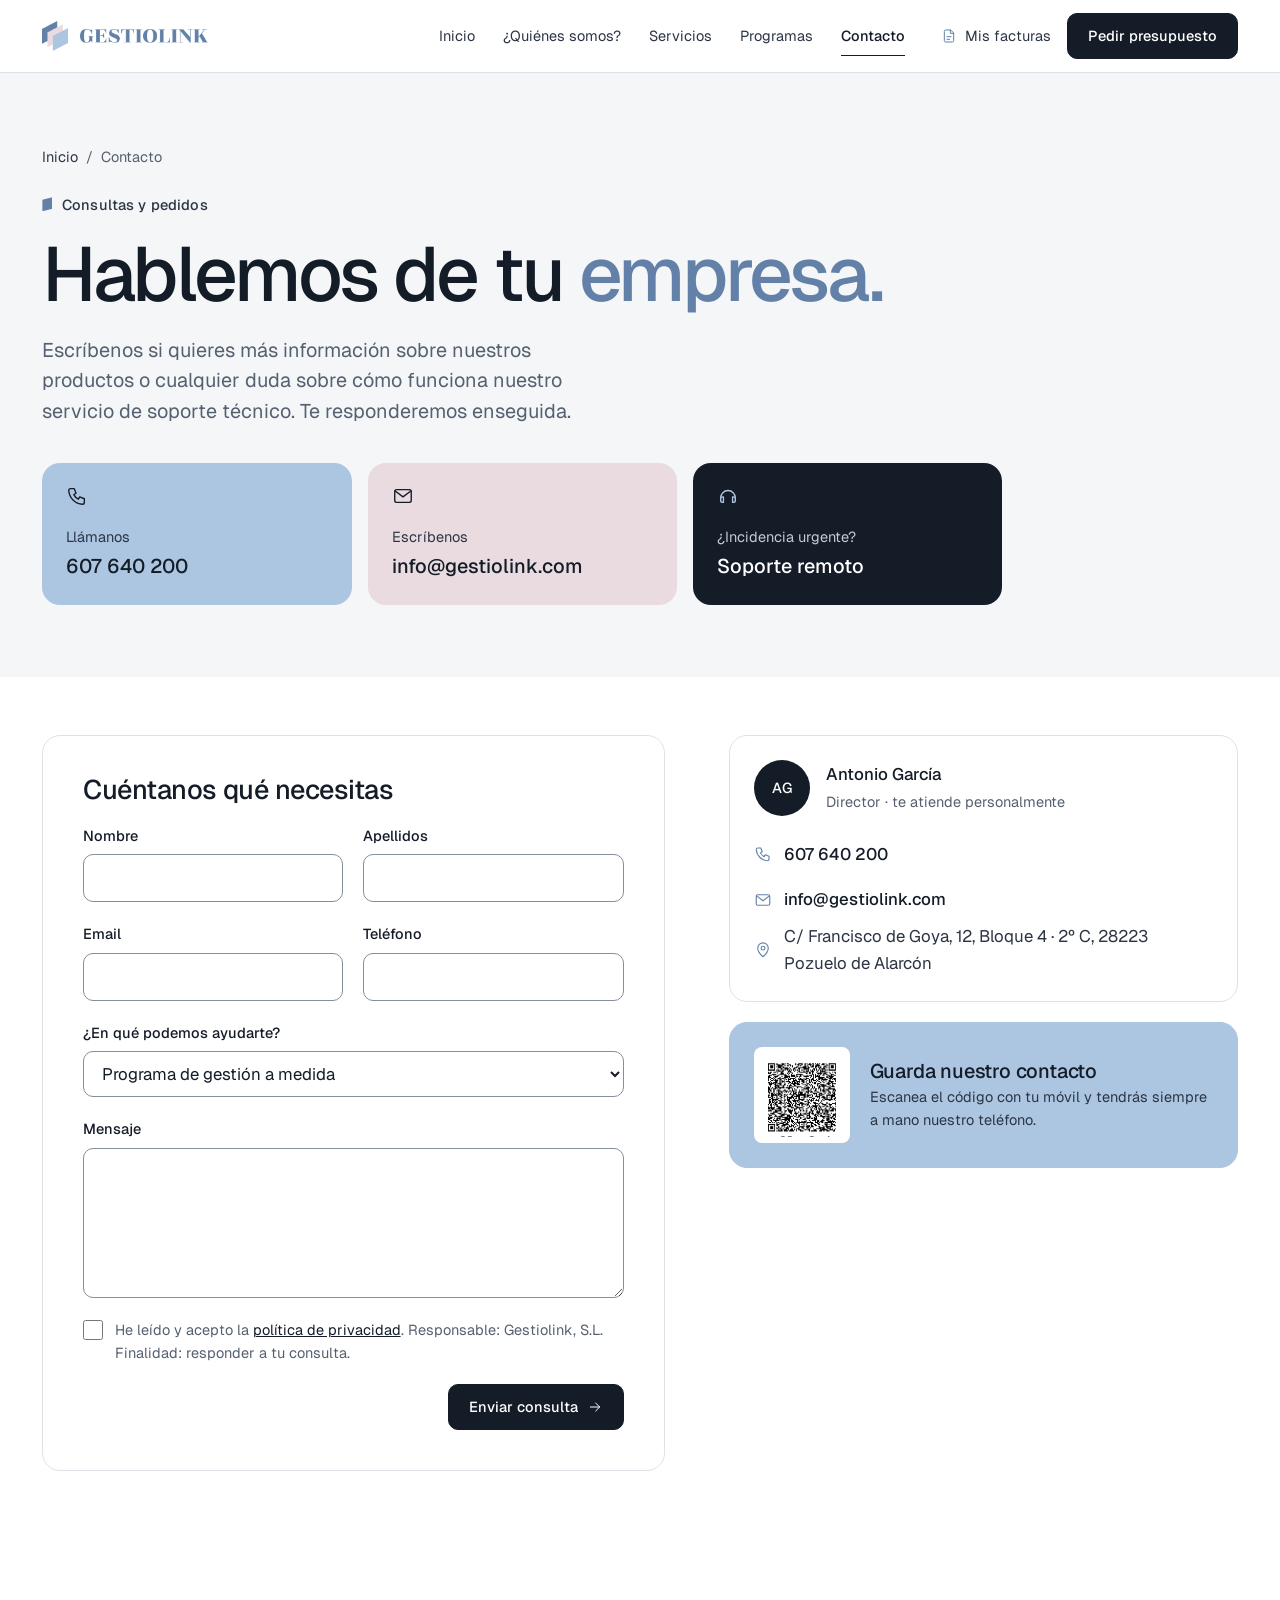
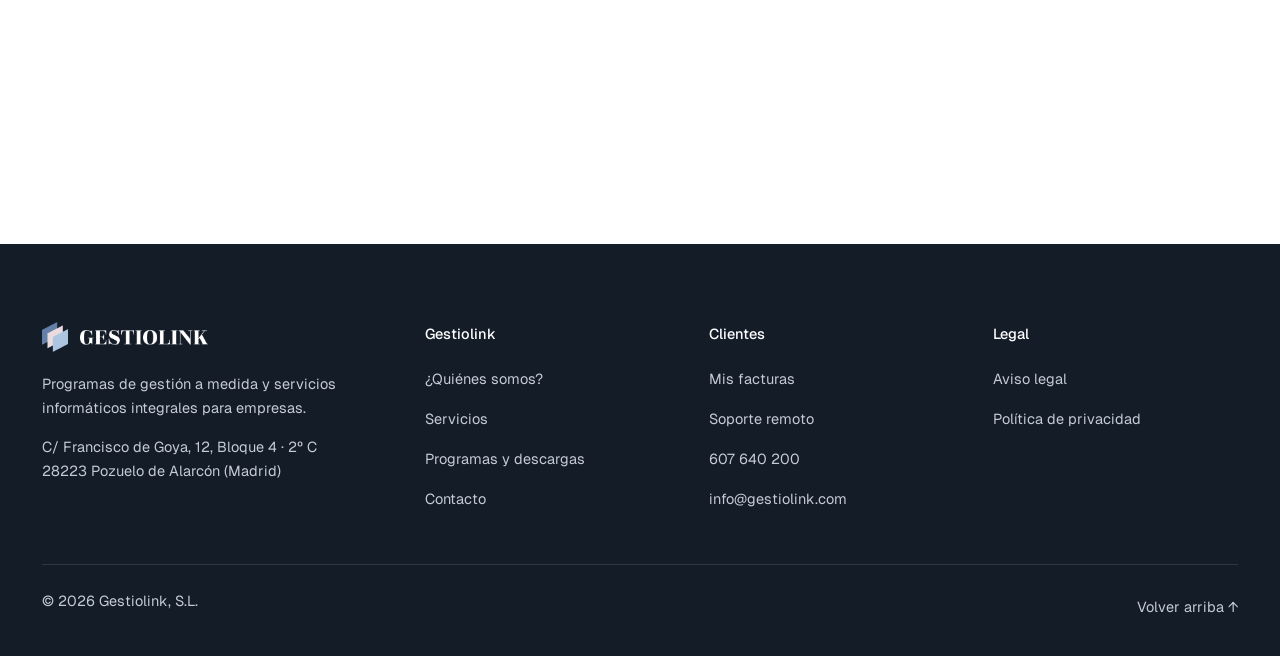
<file: contacto.html>
<!doctype html>
<html lang="es">
<head>
<meta charset="utf-8">
<meta name="viewport" content="width=device-width, initial-scale=1">
<meta name="robots" content="noindex, nofollow">
<title>Contacto · Gestiolink</title>
<meta name="description" content="Contacta con Gestiolink: 607 640 200, info@gestiolink.com. Pozuelo de Alarcón (Madrid). Consultas, pedidos y soporte técnico.">
<link rel="icon" href="assets/isotipo.png">
<link rel="preconnect" href="https://fonts.googleapis.com">
<link rel="preconnect" href="https://fonts.gstatic.com" crossorigin>
<link href="https://fonts.googleapis.com/css2?family=Geist:wght@400;500;600&display=swap" rel="stylesheet">
<link rel="stylesheet" href="assets/styles.css?v=bd06875d">
<script>document.documentElement.classList.add("js")</script>
</head>
<body>
<a class="skip" href="#main">Saltar al contenido</a>

<header class="header">
  <div class="wrap">
    <a class="brand" href="index.html" aria-label="Gestiolink, inicio">
      <img src="assets/isotipo.png" alt="" width="176" height="202">
      <img src="assets/wordmark.png" alt="Gestiolink" width="398" height="45">
    </a>
    <nav class="nav" aria-label="Principal">
      <a href="index.html">Inicio</a>
      <a href="quienes-somos.html">¿Quiénes somos?</a>
      <a href="servicios.html">Servicios</a>
      <a href="programas.html">Programas</a>
      <a href="contacto.html" aria-current="page">Contacto</a>
    </nav>
    <div class="header__actions">
      <a class="client" href="https://gestiolink.facturas.gestiolink.com"><svg viewBox="0 0 24 24" fill="none" stroke="currentColor" stroke-width="1.5" stroke-linecap="round" stroke-linejoin="round" aria-hidden="true"><path d="M14 3H7a2 2 0 0 0-2 2v14a2 2 0 0 0 2 2h10a2 2 0 0 0 2-2V8z"/><path d="M14 3v5h5M9 13h6M9 17h4"/></svg>Mis facturas</a>
      <a class="btn btn--dark" href="contacto.html">Pedir presupuesto</a>
    </div>
    <button class="menu-btn" type="button" aria-expanded="false" aria-controls="mnav" aria-label="Abrir menú"><span></span><span></span></button>
  </div>
</header>

<div class="mnav" id="mnav" hidden>
  <nav class="mnav__links" aria-label="Menú móvil">
    <a href="index.html" style="--i:0"><span>Inicio</span><svg viewBox="0 0 24 24" fill="none" stroke="currentColor" stroke-width="1.5" stroke-linecap="round" stroke-linejoin="round" aria-hidden="true"><path d="M5 12h14M13 6l6 6-6 6"/></svg></a>
    <a href="quienes-somos.html" style="--i:1"><span>¿Quiénes somos?</span><svg viewBox="0 0 24 24" fill="none" stroke="currentColor" stroke-width="1.5" stroke-linecap="round" stroke-linejoin="round" aria-hidden="true"><path d="M5 12h14M13 6l6 6-6 6"/></svg></a>
    <a href="servicios.html" style="--i:2"><span>Servicios</span><svg viewBox="0 0 24 24" fill="none" stroke="currentColor" stroke-width="1.5" stroke-linecap="round" stroke-linejoin="round" aria-hidden="true"><path d="M5 12h14M13 6l6 6-6 6"/></svg></a>
    <a href="programas.html" style="--i:3"><span>Programas</span><svg viewBox="0 0 24 24" fill="none" stroke="currentColor" stroke-width="1.5" stroke-linecap="round" stroke-linejoin="round" aria-hidden="true"><path d="M5 12h14M13 6l6 6-6 6"/></svg></a>
    <a href="contacto.html" aria-current="page" style="--i:4"><span>Contacto</span><svg viewBox="0 0 24 24" fill="none" stroke="currentColor" stroke-width="1.5" stroke-linecap="round" stroke-linejoin="round" aria-hidden="true"><path d="M5 12h14M13 6l6 6-6 6"/></svg></a>
  </nav>
  <div class="mnav__foot">
    <div class="mnav__quick">
      <a class="mnav__q" href="tel:+34607640200"><svg viewBox="0 0 24 24" fill="none" stroke="currentColor" stroke-width="1.5" stroke-linecap="round" stroke-linejoin="round" aria-hidden="true"><path d="M5 4h4l2 5-2.5 1.5a11 11 0 0 0 5 5L15 13l5 2v4a2 2 0 0 1-2 2A16 16 0 0 1 3 6a2 2 0 0 1 2-2"/></svg><span>Llamar</span></a>
      <a class="mnav__q" href="https://get.teamviewer.com/2trgch7"><svg viewBox="0 0 24 24" fill="none" stroke="currentColor" stroke-width="1.5" stroke-linecap="round" stroke-linejoin="round" aria-hidden="true"><path d="M4 14a8 8 0 0 1 16 0"/><path d="M4 14v3a2 2 0 0 0 2 2h1v-6H6a2 2 0 0 0-2 2M20 14v3a2 2 0 0 1-2 2h-1v-6h1a2 2 0 0 1 2 2"/></svg><span>Soporte remoto</span></a>
      <a class="mnav__q" href="https://gestiolink.facturas.gestiolink.com"><svg viewBox="0 0 24 24" fill="none" stroke="currentColor" stroke-width="1.5" stroke-linecap="round" stroke-linejoin="round" aria-hidden="true"><path d="M14 3H7a2 2 0 0 0-2 2v14a2 2 0 0 0 2 2h10a2 2 0 0 0 2-2V8z"/><path d="M14 3v5h5M9 13h6M9 17h4"/></svg><span>Mis facturas</span></a>
    </div>
    <a class="btn btn--dark mnav__cta" href="contacto.html">Pedir presupuesto <svg viewBox="0 0 24 24" fill="none" stroke="currentColor" stroke-width="1.5" stroke-linecap="round" stroke-linejoin="round" aria-hidden="true"><path d="M5 12h14M13 6l6 6-6 6"/></svg></a>
    <p class="mnav__info">607 640 200 · info@gestiolink.com</p>
  </div>
</div>

<main id="main">

  <section class="page-hero page-hero--text" aria-labelledby="t">
    <div class="wrap">
      <div>
        <nav class="crumbs" aria-label="Migas de pan"><a href="index.html">Inicio</a><span aria-hidden="true">/</span><span aria-current="page">Contacto</span></nav>
        <span class="eyebrow">Consultas y pedidos</span>
        <h1 id="t">Hablemos de tu <em>empresa.</em></h1>
        <p class="lead">Escríbenos si quieres más información sobre nuestros productos o cualquier duda sobre cómo funciona nuestro servicio de soporte técnico. Te responderemos enseguida.</p>
        <div class="quick">
          <a class="quick__card sky" href="tel:+34607640200"><svg viewBox="0 0 24 24" fill="none" stroke="currentColor" stroke-width="1.5" stroke-linecap="round" stroke-linejoin="round" aria-hidden="true"><path d="M5 4h4l2 5-2.5 1.5a11 11 0 0 0 5 5L15 13l5 2v4a2 2 0 0 1-2 2A16 16 0 0 1 3 6a2 2 0 0 1 2-2"/></svg><span>Llámanos</span><b>607 640 200</b></a>
          <a class="quick__card blush" href="mailto:info@gestiolink.com"><svg viewBox="0 0 24 24" fill="none" stroke="currentColor" stroke-width="1.5" stroke-linecap="round" stroke-linejoin="round" aria-hidden="true"><rect x="3" y="5" width="18" height="14" rx="2"/><path d="m3.5 6.5 8.5 6.5 8.5-6.5"/></svg><span>Escríbenos</span><b>info@gestiolink.com</b></a>
          <a class="quick__card ink" href="https://get.teamviewer.com/2trgch7"><svg viewBox="0 0 24 24" fill="none" stroke="currentColor" stroke-width="1.5" stroke-linecap="round" stroke-linejoin="round" aria-hidden="true"><path d="M4 14a8 8 0 0 1 16 0"/><path d="M4 14v3a2 2 0 0 0 2 2h1v-6H6a2 2 0 0 0-2 2M20 14v3a2 2 0 0 1-2 2h-1v-6h1a2 2 0 0 1 2 2"/></svg><span>¿Incidencia urgente?</span><b>Soporte remoto</b></a>
        </div>
      </div>
    </div>
  </section>

  <section class="section" style="padding-top:clamp(2.5rem, 2rem + 2vw, 4rem)" aria-label="Formulario y datos de contacto">
    <div class="wrap contact">
      <form id="form" novalidate>
        <h2>Cuéntanos qué necesitas</h2>
        <div class="field"><label for="f-name">Nombre</label><input id="f-name" name="name" autocomplete="given-name" required></div>
        <div class="field"><label for="f-last">Apellidos</label><input id="f-last" name="lastname" autocomplete="family-name"></div>
        <div class="field"><label for="f-email">Email</label><input id="f-email" name="email" type="email" autocomplete="email" required></div>
        <div class="field"><label for="f-phone">Teléfono</label><input id="f-phone" name="phone" type="tel" autocomplete="tel"></div>
        <div class="field field--full"><label for="f-topic">¿En qué podemos ayudarte?</label>
          <select id="f-topic" name="topic">
            <option value="programa">Programa de gestión a medida</option>
            <option value="mantenimiento">Mantenimiento informático</option>
            <option value="tecnico">Servicio técnico o reparación</option>
            <option value="redes">Redes y cableado</option>
            <option value="equipos">Equipos, periféricos o consumibles</option>
            <option value="otra">Otra consulta</option>
          </select>
        </div>
        <div class="field field--full"><label for="f-msg">Mensaje</label><textarea id="f-msg" name="message"></textarea></div>
        <label class="consent"><input type="checkbox" required> <span>He leído y acepto la <a href="politica-privacidad.html">política de privacidad</a>. Responsable: Gestiolink, S.L. Finalidad: responder a tu consulta.</span></label>
        <div class="form__foot">
          <p class="form__msg" role="status" aria-live="polite"></p>
          <button class="btn btn--dark" type="submit">Enviar consulta <svg viewBox="0 0 24 24" fill="none" stroke="currentColor" stroke-width="1.5" stroke-linecap="round" stroke-linejoin="round" aria-hidden="true"><path d="M5 12h14M13 6l6 6-6 6"/></svg></button>
        </div>
      </form>

      <aside class="aside" aria-label="Datos de contacto">
        <div class="card">
          <div class="person__head">
            <span class="person__avatar" aria-hidden="true">AG</span>
            <div><b>Antonio García</b><span>Director · te atiende personalmente</span></div>
          </div>
          <ul>
            <li><a href="tel:+34607640200"><svg viewBox="0 0 24 24" fill="none" stroke="currentColor" stroke-width="1.5" stroke-linecap="round" stroke-linejoin="round" aria-hidden="true"><path d="M5 4h4l2 5-2.5 1.5a11 11 0 0 0 5 5L15 13l5 2v4a2 2 0 0 1-2 2A16 16 0 0 1 3 6a2 2 0 0 1 2-2"/></svg>607 640 200</a></li>
            <li><a href="mailto:info@gestiolink.com"><svg viewBox="0 0 24 24" fill="none" stroke="currentColor" stroke-width="1.5" stroke-linecap="round" stroke-linejoin="round" aria-hidden="true"><rect x="3" y="5" width="18" height="14" rx="2"/><path d="m3.5 6.5 8.5 6.5 8.5-6.5"/></svg>info@gestiolink.com</a></li>
            <li><span><svg viewBox="0 0 24 24" fill="none" stroke="currentColor" stroke-width="1.5" stroke-linecap="round" stroke-linejoin="round" aria-hidden="true"><path d="M12 21s-7-6.2-7-11.5a7 7 0 0 1 14 0C19 14.8 12 21 12 21z"/><circle cx="12" cy="9.5" r="2.5"/></svg>C/ Francisco de Goya, 12, Bloque 4 · 2º C, 28223 Pozuelo de Alarcón</span></li>
          </ul>
        </div>
        <div class="card card--sky qr">
          <img src="assets/img/qr-vcard.png" alt="Código QR con la tarjeta de contacto de Gestiolink" width="550" height="660">
          <div><h3>Guarda nuestro contacto</h3><p>Escanea el código con tu móvil y tendrás siempre a mano nuestro teléfono.</p></div>
        </div>
      </aside>
    </div>
    <div class="wrap" style="margin-top:1.25rem">
      <iframe class="map" title="Ubicación de Gestiolink en Pozuelo de Alarcón" loading="lazy" src="https://www.google.com/maps?q=Calle+Francisco+de+Goya+12,+28223+Pozuelo+de+Alarc%C3%B3n&output=embed"></iframe>
    </div>
  </section>
</main>

<footer class="footer">
  <div class="wrap">
    <div class="footer__top">
      <div>
        <a class="brand" href="index.html" aria-label="Gestiolink, inicio">
          <img src="assets/isotipo.png" alt="" width="176" height="202">
          <img src="assets/wordmark.png" alt="Gestiolink" width="398" height="45">
        </a>
        <p>Programas de gestión a medida y servicios informáticos integrales para empresas.</p>
        <address>C/ Francisco de Goya, 12, Bloque 4 · 2º C<br>28223 Pozuelo de Alarcón (Madrid)</address>
      </div>
      <div>
        <h4>Gestiolink</h4>
        <ul><li><a href="quienes-somos.html">¿Quiénes somos?</a></li><li><a href="servicios.html">Servicios</a></li><li><a href="programas.html">Programas y descargas</a></li><li><a href="contacto.html">Contacto</a></li></ul>
      </div>
      <div>
        <h4>Clientes</h4>
        <ul><li><a href="https://gestiolink.facturas.gestiolink.com">Mis facturas</a></li><li><a href="https://get.teamviewer.com/2trgch7">Soporte remoto</a></li><li><a href="tel:+34607640200">607 640 200</a></li><li><a href="mailto:info@gestiolink.com">info@gestiolink.com</a></li></ul>
      </div>
      <div>
        <h4>Legal</h4>
        <ul><li><a href="aviso-legal.html">Aviso legal</a></li><li><a href="politica-privacidad.html">Política de privacidad</a></li></ul>
      </div>
    </div>
    <div class="footer__bottom">
      <span>© <span id="year">2026</span> Gestiolink, S.L.</span>
      <a href="#main">Volver arriba ↑</a>
    </div>
  </div>
</footer>

<script src="assets/main.js?v=bd06875d"></script>
</body>
</html>
</file>
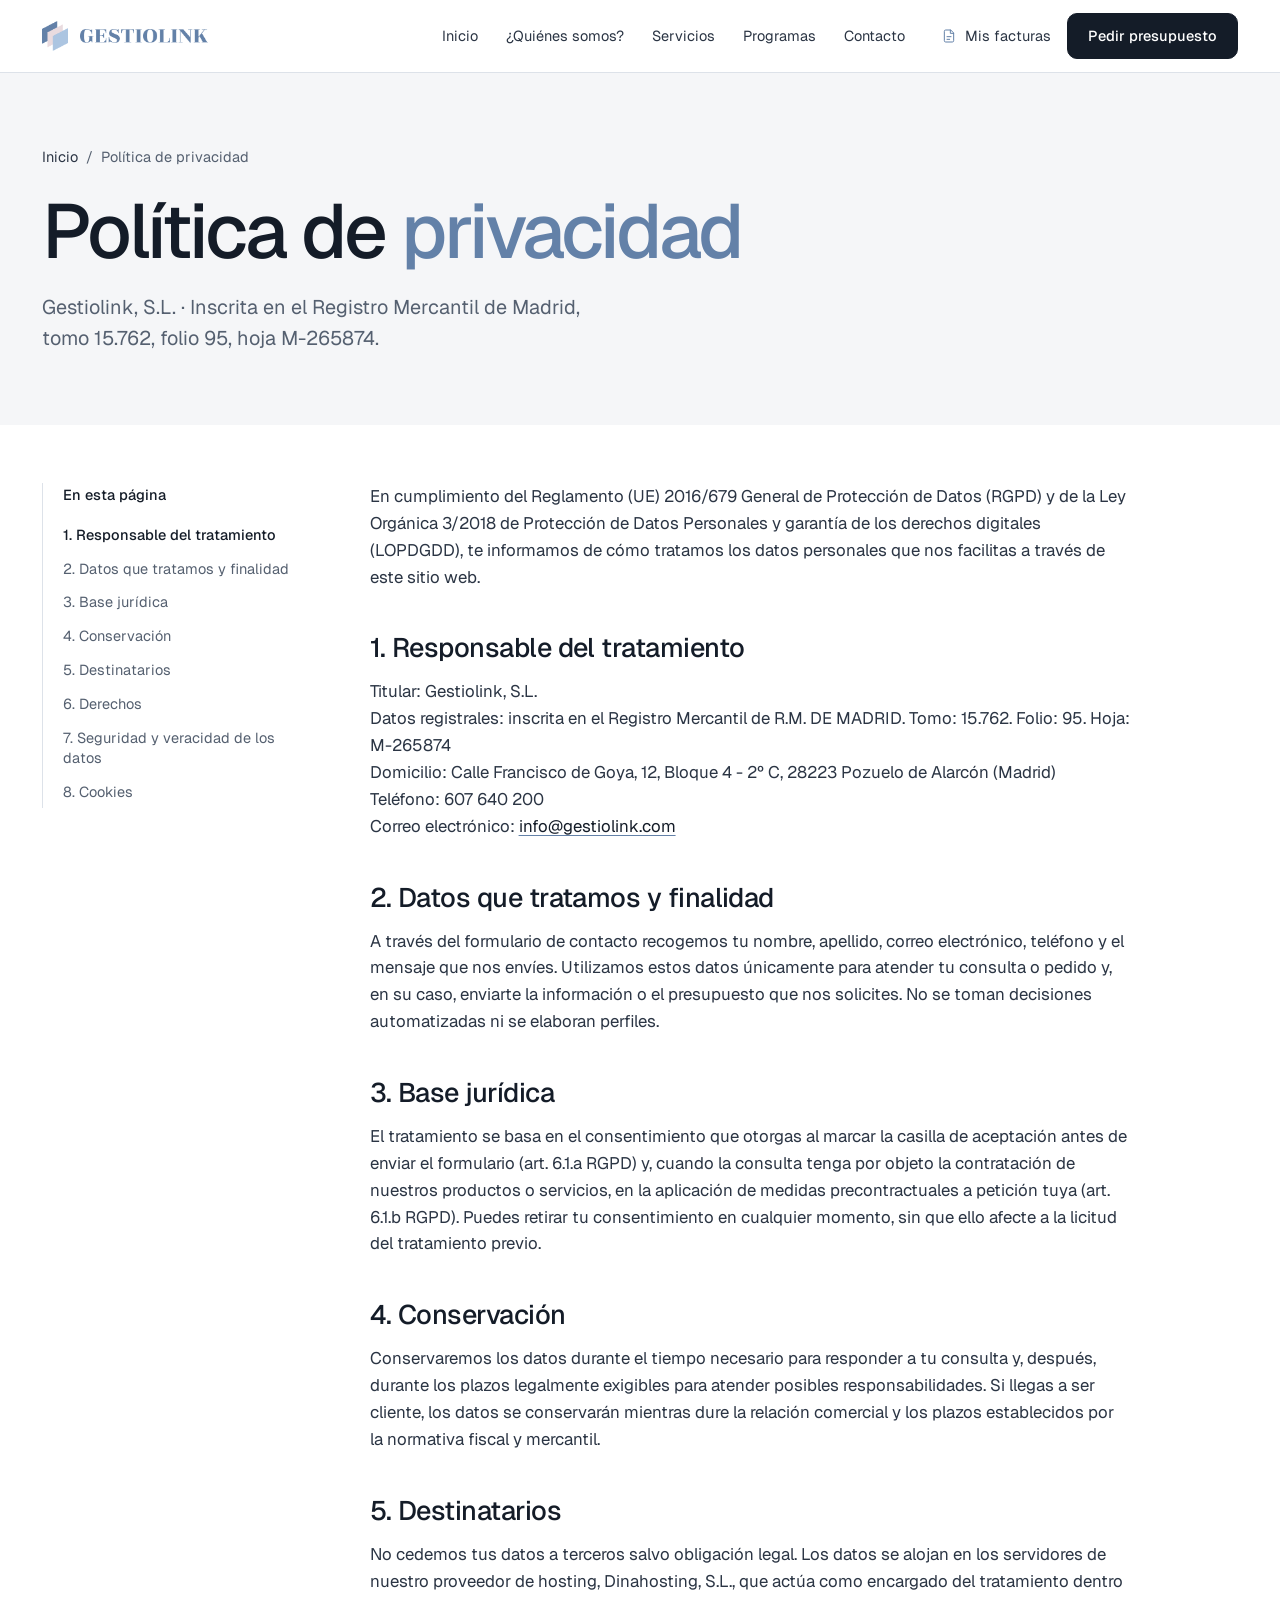
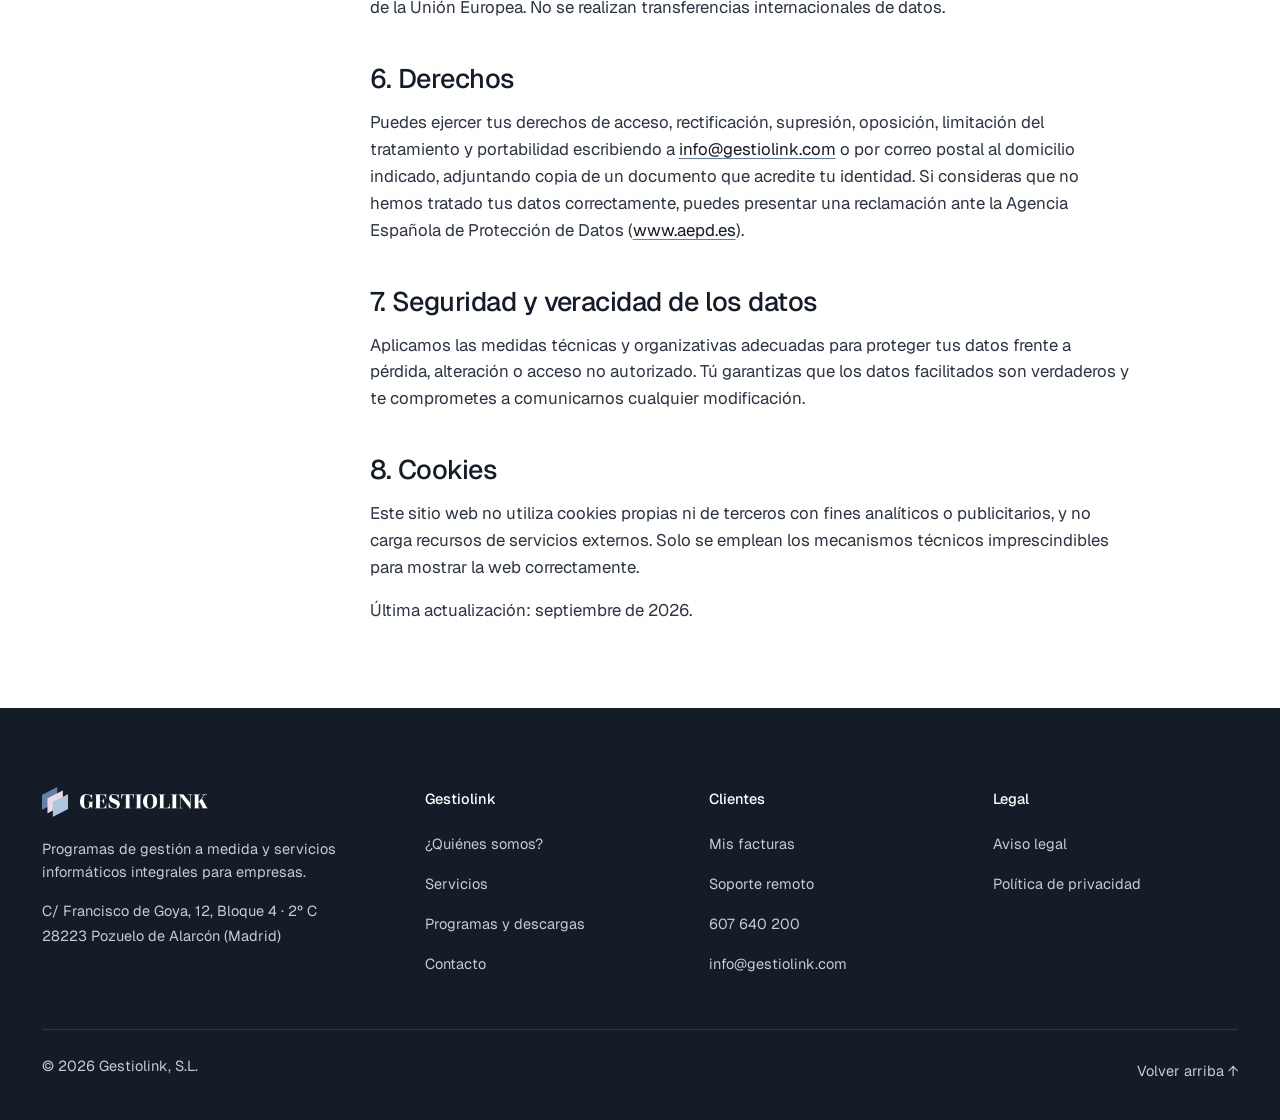
<file: politica-privacidad.html>
<!doctype html>
<html lang="es">
<head>
<meta charset="utf-8">
<meta name="viewport" content="width=device-width, initial-scale=1">
<meta name="robots" content="noindex, nofollow">
<title>Política de privacidad · Gestiolink</title>
<meta name="description" content="Política de privacidad del sitio web de Gestiolink, S.L.">
<link rel="icon" href="assets/isotipo.png">
<link rel="preconnect" href="https://fonts.googleapis.com">
<link rel="preconnect" href="https://fonts.gstatic.com" crossorigin>
<link href="https://fonts.googleapis.com/css2?family=Geist:wght@400;500;600&display=swap" rel="stylesheet">
<link rel="stylesheet" href="assets/styles.css?v=bd06875d">
<script>document.documentElement.classList.add("js")</script>
</head>
<body>
<a class="skip" href="#main">Saltar al contenido</a>

<header class="header">
  <div class="wrap">
    <a class="brand" href="index.html" aria-label="Gestiolink, inicio">
      <img src="assets/isotipo.png" alt="" width="176" height="202">
      <img src="assets/wordmark.png" alt="Gestiolink" width="398" height="45">
    </a>
    <nav class="nav" aria-label="Principal">
      <a href="index.html">Inicio</a>
      <a href="quienes-somos.html">¿Quiénes somos?</a>
      <a href="servicios.html">Servicios</a>
      <a href="programas.html">Programas</a>
      <a href="contacto.html">Contacto</a>
    </nav>
    <div class="header__actions">
      <a class="client" href="https://gestiolink.facturas.gestiolink.com"><svg viewBox="0 0 24 24" fill="none" stroke="currentColor" stroke-width="1.5" stroke-linecap="round" stroke-linejoin="round" aria-hidden="true"><path d="M14 3H7a2 2 0 0 0-2 2v14a2 2 0 0 0 2 2h10a2 2 0 0 0 2-2V8z"/><path d="M14 3v5h5M9 13h6M9 17h4"/></svg>Mis facturas</a>
      <a class="btn btn--dark" href="contacto.html">Pedir presupuesto</a>
    </div>
    <button class="menu-btn" type="button" aria-expanded="false" aria-controls="mnav" aria-label="Abrir menú"><span></span><span></span></button>
  </div>
</header>

<div class="mnav" id="mnav" hidden>
  <nav class="mnav__links" aria-label="Menú móvil">
    <a href="index.html" style="--i:0"><span>Inicio</span><svg viewBox="0 0 24 24" fill="none" stroke="currentColor" stroke-width="1.5" stroke-linecap="round" stroke-linejoin="round" aria-hidden="true"><path d="M5 12h14M13 6l6 6-6 6"/></svg></a>
    <a href="quienes-somos.html" style="--i:1"><span>¿Quiénes somos?</span><svg viewBox="0 0 24 24" fill="none" stroke="currentColor" stroke-width="1.5" stroke-linecap="round" stroke-linejoin="round" aria-hidden="true"><path d="M5 12h14M13 6l6 6-6 6"/></svg></a>
    <a href="servicios.html" style="--i:2"><span>Servicios</span><svg viewBox="0 0 24 24" fill="none" stroke="currentColor" stroke-width="1.5" stroke-linecap="round" stroke-linejoin="round" aria-hidden="true"><path d="M5 12h14M13 6l6 6-6 6"/></svg></a>
    <a href="programas.html" style="--i:3"><span>Programas</span><svg viewBox="0 0 24 24" fill="none" stroke="currentColor" stroke-width="1.5" stroke-linecap="round" stroke-linejoin="round" aria-hidden="true"><path d="M5 12h14M13 6l6 6-6 6"/></svg></a>
    <a href="contacto.html" style="--i:4"><span>Contacto</span><svg viewBox="0 0 24 24" fill="none" stroke="currentColor" stroke-width="1.5" stroke-linecap="round" stroke-linejoin="round" aria-hidden="true"><path d="M5 12h14M13 6l6 6-6 6"/></svg></a>
  </nav>
  <div class="mnav__foot">
    <div class="mnav__quick">
      <a class="mnav__q" href="tel:+34607640200"><svg viewBox="0 0 24 24" fill="none" stroke="currentColor" stroke-width="1.5" stroke-linecap="round" stroke-linejoin="round" aria-hidden="true"><path d="M5 4h4l2 5-2.5 1.5a11 11 0 0 0 5 5L15 13l5 2v4a2 2 0 0 1-2 2A16 16 0 0 1 3 6a2 2 0 0 1 2-2"/></svg><span>Llamar</span></a>
      <a class="mnav__q" href="https://get.teamviewer.com/2trgch7"><svg viewBox="0 0 24 24" fill="none" stroke="currentColor" stroke-width="1.5" stroke-linecap="round" stroke-linejoin="round" aria-hidden="true"><path d="M4 14a8 8 0 0 1 16 0"/><path d="M4 14v3a2 2 0 0 0 2 2h1v-6H6a2 2 0 0 0-2 2M20 14v3a2 2 0 0 1-2 2h-1v-6h1a2 2 0 0 1 2 2"/></svg><span>Soporte remoto</span></a>
      <a class="mnav__q" href="https://gestiolink.facturas.gestiolink.com"><svg viewBox="0 0 24 24" fill="none" stroke="currentColor" stroke-width="1.5" stroke-linecap="round" stroke-linejoin="round" aria-hidden="true"><path d="M14 3H7a2 2 0 0 0-2 2v14a2 2 0 0 0 2 2h10a2 2 0 0 0 2-2V8z"/><path d="M14 3v5h5M9 13h6M9 17h4"/></svg><span>Mis facturas</span></a>
    </div>
    <a class="btn btn--dark mnav__cta" href="contacto.html">Pedir presupuesto <svg viewBox="0 0 24 24" fill="none" stroke="currentColor" stroke-width="1.5" stroke-linecap="round" stroke-linejoin="round" aria-hidden="true"><path d="M5 12h14M13 6l6 6-6 6"/></svg></a>
    <p class="mnav__info">607 640 200 · info@gestiolink.com</p>
  </div>
</div>

<main id="main">

  <section class="page-hero page-hero--text" aria-labelledby="t">
    <div class="wrap"><div><nav class="crumbs" aria-label="Migas de pan"><a href="index.html">Inicio</a><span aria-hidden="true">/</span><span aria-current="page">Política de privacidad</span></nav><h1 id="t">Política de <em>privacidad</em></h1><p class="lead">Gestiolink, S.L. · Inscrita en el Registro Mercantil de Madrid, tomo 15.762, folio 95, hoja M-265874.</p></div></div>
  </section>
  <section class="section" style="padding-top:clamp(2.5rem, 2rem + 2vw, 4rem)">
    <div class="wrap legal-grid">
      <nav class="toc" aria-label="En esta página"><p>En esta página</p><ol><li><a href="#s1">1. Responsable del tratamiento</a></li><li><a href="#s2">2. Datos que tratamos y finalidad</a></li><li><a href="#s3">3. Base jurídica</a></li><li><a href="#s4">4. Conservación</a></li><li><a href="#s5">5. Destinatarios</a></li><li><a href="#s6">6. Derechos</a></li><li><a href="#s7">7. Seguridad y veracidad de los datos</a></li><li><a href="#s8">8. Cookies</a></li></ol></nav>
      <div class="legal">
<p>En cumplimiento del Reglamento (UE) 2016/679 General de Protección de Datos (RGPD) y de la Ley Orgánica 3/2018 de Protección de Datos Personales y garantía de los derechos digitales (LOPDGDD), te informamos de cómo tratamos los datos personales que nos facilitas a través de este sitio web.</p>
      <h2 id="s1">1. Responsable del tratamiento</h2>
      <p>Titular: Gestiolink, S.L.<br>
      Datos registrales: inscrita en el Registro Mercantil de R.M. DE MADRID. Tomo: 15.762. Folio: 95. Hoja: M-265874<br>
      Domicilio: Calle Francisco de Goya, 12, Bloque 4 - 2º C, 28223 Pozuelo de Alarcón (Madrid)<br>
      Teléfono: 607 640 200<br>
      Correo electrónico: <a href="mailto:info@gestiolink.com">info@gestiolink.com</a></p>
      <h2 id="s2">2. Datos que tratamos y finalidad</h2>
      <p>A través del formulario de contacto recogemos tu nombre, apellido, correo electrónico, teléfono y el mensaje que nos envíes. Utilizamos estos datos únicamente para atender tu consulta o pedido y, en su caso, enviarte la información o el presupuesto que nos solicites. No se toman decisiones automatizadas ni se elaboran perfiles.</p>
      <h2 id="s3">3. Base jurídica</h2>
      <p>El tratamiento se basa en el consentimiento que otorgas al marcar la casilla de aceptación antes de enviar el formulario (art. 6.1.a RGPD) y, cuando la consulta tenga por objeto la contratación de nuestros productos o servicios, en la aplicación de medidas precontractuales a petición tuya (art. 6.1.b RGPD). Puedes retirar tu consentimiento en cualquier momento, sin que ello afecte a la licitud del tratamiento previo.</p>
      <h2 id="s4">4. Conservación</h2>
      <p>Conservaremos los datos durante el tiempo necesario para responder a tu consulta y, después, durante los plazos legalmente exigibles para atender posibles responsabilidades. Si llegas a ser cliente, los datos se conservarán mientras dure la relación comercial y los plazos establecidos por la normativa fiscal y mercantil.</p>
      <h2 id="s5">5. Destinatarios</h2>
      <p>No cedemos tus datos a terceros salvo obligación legal. Los datos se alojan en los servidores de nuestro proveedor de hosting, Dinahosting, S.L., que actúa como encargado del tratamiento dentro de la Unión Europea. No se realizan transferencias internacionales de datos.</p>
      <h2 id="s6">6. Derechos</h2>
      <p>Puedes ejercer tus derechos de acceso, rectificación, supresión, oposición, limitación del tratamiento y portabilidad escribiendo a <a href="mailto:info@gestiolink.com">info@gestiolink.com</a> o por correo postal al domicilio indicado, adjuntando copia de un documento que acredite tu identidad. Si consideras que no hemos tratado tus datos correctamente, puedes presentar una reclamación ante la Agencia Española de Protección de Datos (<a href="https://www.aepd.es" target="_blank" rel="noopener">www.aepd.es</a>).</p>
      <h2 id="s7">7. Seguridad y veracidad de los datos</h2>
      <p>Aplicamos las medidas técnicas y organizativas adecuadas para proteger tus datos frente a pérdida, alteración o acceso no autorizado. Tú garantizas que los datos facilitados son verdaderos y te comprometes a comunicarnos cualquier modificación.</p>
      <h2 id="s8">8. Cookies</h2>
      <p>Este sitio web no utiliza cookies propias ni de terceros con fines analíticos o publicitarios, y no carga recursos de servicios externos. Solo se emplean los mecanismos técnicos imprescindibles para mostrar la web correctamente.</p>
      <p>Última actualización: septiembre de 2026.</p>
      </div>
    </div>
  </section>
</main>

<footer class="footer">
  <div class="wrap">
    <div class="footer__top">
      <div>
        <a class="brand" href="index.html" aria-label="Gestiolink, inicio">
          <img src="assets/isotipo.png" alt="" width="176" height="202">
          <img src="assets/wordmark.png" alt="Gestiolink" width="398" height="45">
        </a>
        <p>Programas de gestión a medida y servicios informáticos integrales para empresas.</p>
        <address>C/ Francisco de Goya, 12, Bloque 4 · 2º C<br>28223 Pozuelo de Alarcón (Madrid)</address>
      </div>
      <div>
        <h4>Gestiolink</h4>
        <ul><li><a href="quienes-somos.html">¿Quiénes somos?</a></li><li><a href="servicios.html">Servicios</a></li><li><a href="programas.html">Programas y descargas</a></li><li><a href="contacto.html">Contacto</a></li></ul>
      </div>
      <div>
        <h4>Clientes</h4>
        <ul><li><a href="https://gestiolink.facturas.gestiolink.com">Mis facturas</a></li><li><a href="https://get.teamviewer.com/2trgch7">Soporte remoto</a></li><li><a href="tel:+34607640200">607 640 200</a></li><li><a href="mailto:info@gestiolink.com">info@gestiolink.com</a></li></ul>
      </div>
      <div>
        <h4>Legal</h4>
        <ul><li><a href="aviso-legal.html">Aviso legal</a></li><li><a href="politica-privacidad.html">Política de privacidad</a></li></ul>
      </div>
    </div>
    <div class="footer__bottom">
      <span>© <span id="year">2026</span> Gestiolink, S.L.</span>
      <a href="#main">Volver arriba ↑</a>
    </div>
  </div>
</footer>

<script src="assets/main.js?v=bd06875d"></script>
</body>
</html>
</file>
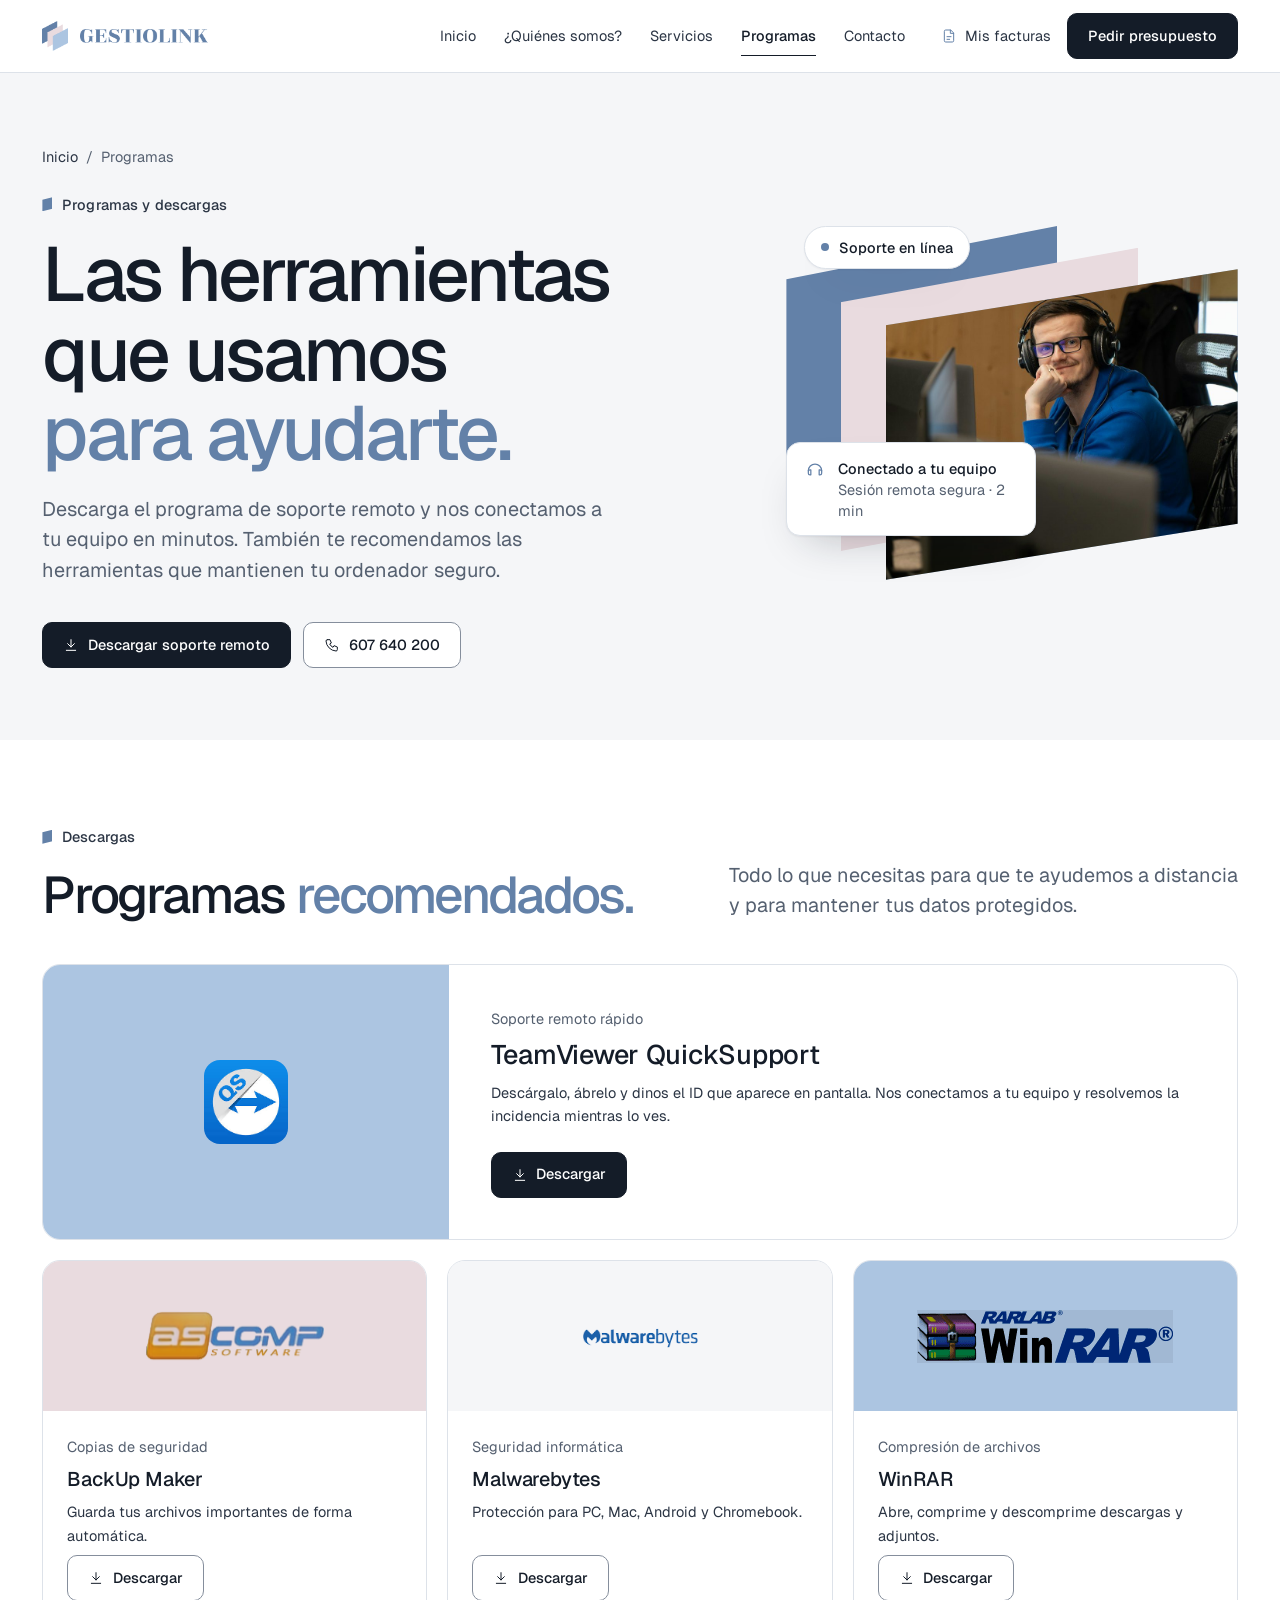
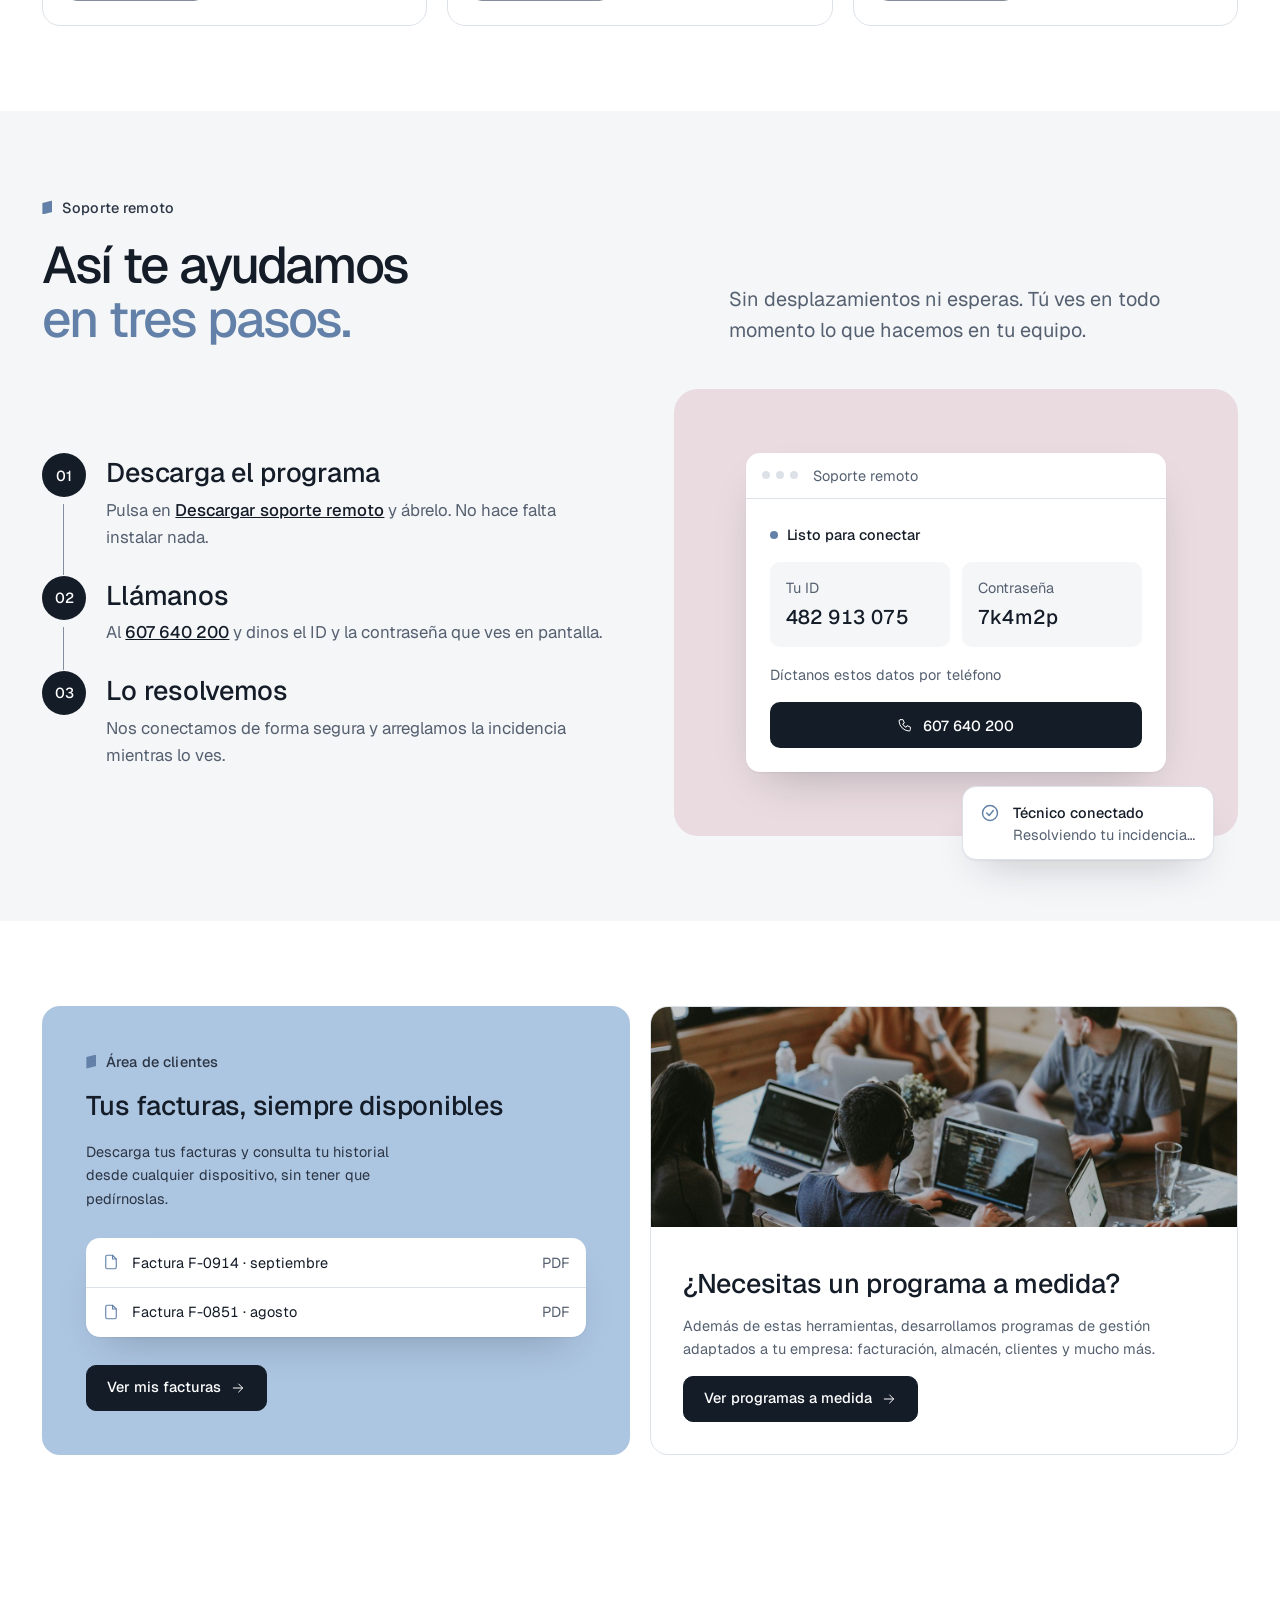
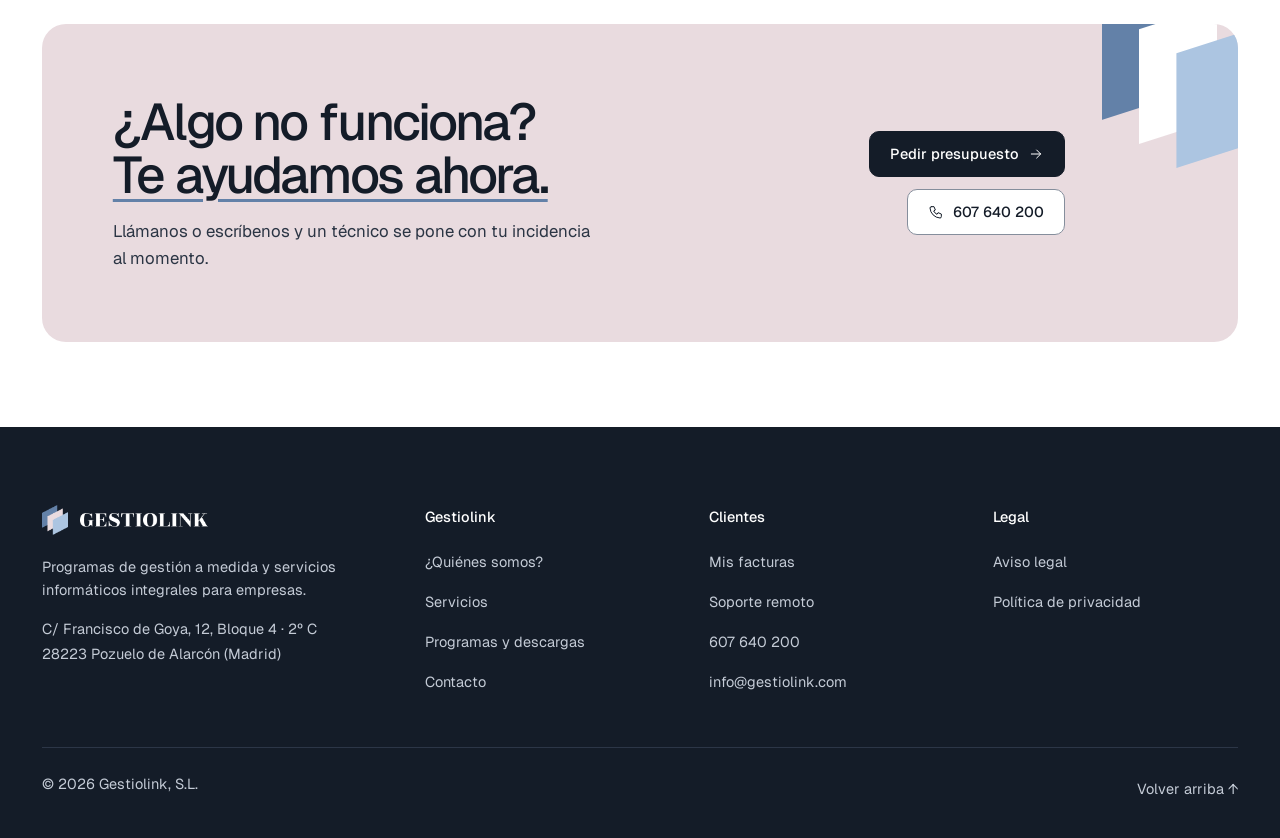
<file: programas.html>
<!doctype html>
<html lang="es">
<head>
<meta charset="utf-8">
<meta name="viewport" content="width=device-width, initial-scale=1">
<meta name="robots" content="noindex, nofollow">
<title>Programas y descargas · Gestiolink</title>
<meta name="description" content="Descarga TeamViewer QuickSupport para recibir soporte remoto inmediato, además de herramientas de seguridad, copias de seguridad y compresión de archivos.">
<link rel="icon" href="assets/isotipo.png">
<link rel="preconnect" href="https://fonts.googleapis.com">
<link rel="preconnect" href="https://fonts.gstatic.com" crossorigin>
<link href="https://fonts.googleapis.com/css2?family=Geist:wght@400;500;600&display=swap" rel="stylesheet">
<link rel="stylesheet" href="assets/styles.css?v=bd06875d">
<script>document.documentElement.classList.add("js")</script>
</head>
<body>
<a class="skip" href="#main">Saltar al contenido</a>

<header class="header">
  <div class="wrap">
    <a class="brand" href="index.html" aria-label="Gestiolink, inicio">
      <img src="assets/isotipo.png" alt="" width="176" height="202">
      <img src="assets/wordmark.png" alt="Gestiolink" width="398" height="45">
    </a>
    <nav class="nav" aria-label="Principal">
      <a href="index.html">Inicio</a>
      <a href="quienes-somos.html">¿Quiénes somos?</a>
      <a href="servicios.html">Servicios</a>
      <a href="programas.html" aria-current="page">Programas</a>
      <a href="contacto.html">Contacto</a>
    </nav>
    <div class="header__actions">
      <a class="client" href="https://gestiolink.facturas.gestiolink.com"><svg viewBox="0 0 24 24" fill="none" stroke="currentColor" stroke-width="1.5" stroke-linecap="round" stroke-linejoin="round" aria-hidden="true"><path d="M14 3H7a2 2 0 0 0-2 2v14a2 2 0 0 0 2 2h10a2 2 0 0 0 2-2V8z"/><path d="M14 3v5h5M9 13h6M9 17h4"/></svg>Mis facturas</a>
      <a class="btn btn--dark" href="contacto.html">Pedir presupuesto</a>
    </div>
    <button class="menu-btn" type="button" aria-expanded="false" aria-controls="mnav" aria-label="Abrir menú"><span></span><span></span></button>
  </div>
</header>

<div class="mnav" id="mnav" hidden>
  <nav class="mnav__links" aria-label="Menú móvil">
    <a href="index.html" style="--i:0"><span>Inicio</span><svg viewBox="0 0 24 24" fill="none" stroke="currentColor" stroke-width="1.5" stroke-linecap="round" stroke-linejoin="round" aria-hidden="true"><path d="M5 12h14M13 6l6 6-6 6"/></svg></a>
    <a href="quienes-somos.html" style="--i:1"><span>¿Quiénes somos?</span><svg viewBox="0 0 24 24" fill="none" stroke="currentColor" stroke-width="1.5" stroke-linecap="round" stroke-linejoin="round" aria-hidden="true"><path d="M5 12h14M13 6l6 6-6 6"/></svg></a>
    <a href="servicios.html" style="--i:2"><span>Servicios</span><svg viewBox="0 0 24 24" fill="none" stroke="currentColor" stroke-width="1.5" stroke-linecap="round" stroke-linejoin="round" aria-hidden="true"><path d="M5 12h14M13 6l6 6-6 6"/></svg></a>
    <a href="programas.html" aria-current="page" style="--i:3"><span>Programas</span><svg viewBox="0 0 24 24" fill="none" stroke="currentColor" stroke-width="1.5" stroke-linecap="round" stroke-linejoin="round" aria-hidden="true"><path d="M5 12h14M13 6l6 6-6 6"/></svg></a>
    <a href="contacto.html" style="--i:4"><span>Contacto</span><svg viewBox="0 0 24 24" fill="none" stroke="currentColor" stroke-width="1.5" stroke-linecap="round" stroke-linejoin="round" aria-hidden="true"><path d="M5 12h14M13 6l6 6-6 6"/></svg></a>
  </nav>
  <div class="mnav__foot">
    <div class="mnav__quick">
      <a class="mnav__q" href="tel:+34607640200"><svg viewBox="0 0 24 24" fill="none" stroke="currentColor" stroke-width="1.5" stroke-linecap="round" stroke-linejoin="round" aria-hidden="true"><path d="M5 4h4l2 5-2.5 1.5a11 11 0 0 0 5 5L15 13l5 2v4a2 2 0 0 1-2 2A16 16 0 0 1 3 6a2 2 0 0 1 2-2"/></svg><span>Llamar</span></a>
      <a class="mnav__q" href="https://get.teamviewer.com/2trgch7"><svg viewBox="0 0 24 24" fill="none" stroke="currentColor" stroke-width="1.5" stroke-linecap="round" stroke-linejoin="round" aria-hidden="true"><path d="M4 14a8 8 0 0 1 16 0"/><path d="M4 14v3a2 2 0 0 0 2 2h1v-6H6a2 2 0 0 0-2 2M20 14v3a2 2 0 0 1-2 2h-1v-6h1a2 2 0 0 1 2 2"/></svg><span>Soporte remoto</span></a>
      <a class="mnav__q" href="https://gestiolink.facturas.gestiolink.com"><svg viewBox="0 0 24 24" fill="none" stroke="currentColor" stroke-width="1.5" stroke-linecap="round" stroke-linejoin="round" aria-hidden="true"><path d="M14 3H7a2 2 0 0 0-2 2v14a2 2 0 0 0 2 2h10a2 2 0 0 0 2-2V8z"/><path d="M14 3v5h5M9 13h6M9 17h4"/></svg><span>Mis facturas</span></a>
    </div>
    <a class="btn btn--dark mnav__cta" href="contacto.html">Pedir presupuesto <svg viewBox="0 0 24 24" fill="none" stroke="currentColor" stroke-width="1.5" stroke-linecap="round" stroke-linejoin="round" aria-hidden="true"><path d="M5 12h14M13 6l6 6-6 6"/></svg></a>
    <p class="mnav__info">607 640 200 · info@gestiolink.com</p>
  </div>
</div>

<main id="main">

  <section class="page-hero" aria-labelledby="t">
    <div class="wrap">
      <div>
        <nav class="crumbs" aria-label="Migas de pan"><a href="index.html">Inicio</a><span aria-hidden="true">/</span><span aria-current="page">Programas</span></nav>
        <span class="eyebrow">Programas y descargas</span>
        <h1 id="t">Las herramientas que usamos <em>para ayudarte.</em></h1>
        <p class="lead">Descarga el programa de soporte remoto y nos conectamos a tu equipo en minutos. También te recomendamos las herramientas que mantienen tu ordenador seguro.</p>
        <div class="ctas">
          <a class="btn btn--dark" href="https://get.teamviewer.com/2trgch7"><svg viewBox="0 0 24 24" fill="none" stroke="currentColor" stroke-width="1.5" stroke-linecap="round" stroke-linejoin="round" aria-hidden="true"><path d="M12 4v11M7 10l5 5 5-5M5 20h14"/></svg>Descargar soporte remoto</a>
          <a class="btn btn--ghost" href="tel:+34607640200"><svg viewBox="0 0 24 24" fill="none" stroke="currentColor" stroke-width="1.5" stroke-linecap="round" stroke-linejoin="round" aria-hidden="true"><path d="M5 4h4l2 5-2.5 1.5a11 11 0 0 0 5 5L15 13l5 2v4a2 2 0 0 1-2 2A16 16 0 0 1 3 6a2 2 0 0 1 2-2"/></svg>607 640 200</a>
        </div>
      </div>
      <div class="visual visual--wide" data-parallax>
        <div class="float f3" aria-hidden="true"><span class="live"></span>Soporte en línea</div>
        <div class="shape s1" aria-hidden="true" data-depth="18"></div>
        <div class="shape s2" aria-hidden="true" data-depth="10"></div>
        <div class="photo" data-depth="4"><img src="assets/img/soporte.jpg" alt="Técnico de soporte con auriculares atendiendo a un cliente" width="1200" height="800"></div>
        <div class="float f1" aria-hidden="true"><svg viewBox="0 0 24 24" fill="none" stroke="currentColor" stroke-width="1.5" stroke-linecap="round" stroke-linejoin="round" aria-hidden="true"><path d="M4 14a8 8 0 0 1 16 0"/><path d="M4 14v3a2 2 0 0 0 2 2h1v-6H6a2 2 0 0 0-2 2M20 14v3a2 2 0 0 1-2 2h-1v-6h1a2 2 0 0 1 2 2"/></svg><div><b>Conectado a tu equipo</b><span>Sesión remota segura · 2 min</span></div></div>
      </div>
    </div>
  </section>

  <section class="section" aria-labelledby="p1">
    <div class="wrap">
      <div class="section__head">
        <div>
          <span class="eyebrow">Descargas</span>
          <h2 id="p1">Programas <em>recomendados.</em></h2>
        </div>
        <p class="lead">Todo lo que necesitas para que te ayudemos a distancia y para mantener tus datos protegidos.</p>
      </div>
      <div class="dl-grid">
        <article class="dl dl--featured">
          <div class="dl__logo"><img class="tv" src="assets/img/teamviewer-qs.jpg" alt="TeamViewer QuickSupport" width="225" height="225"></div>
          <div class="dl__body">
            <span>Soporte remoto rápido</span>
            <h3>TeamViewer QuickSupport</h3>
            <p>Descárgalo, ábrelo y dinos el ID que aparece en pantalla. Nos conectamos a tu equipo y resolvemos la incidencia mientras lo ves.</p>
            <a class="btn btn--dark" href="https://get.teamviewer.com/2trgch7"><svg viewBox="0 0 24 24" fill="none" stroke="currentColor" stroke-width="1.5" stroke-linecap="round" stroke-linejoin="round" aria-hidden="true"><path d="M12 4v11M7 10l5 5 5-5M5 20h14"/></svg>Descargar</a>
          </div>
        </article>
        <article class="dl">
          <div class="dl__logo"><img src="assets/img/ascomp.png" alt="ASCOMP Software" width="181" height="65"></div>
          <div class="dl__body">
            <span>Copias de seguridad</span>
            <h3>BackUp Maker</h3>
            <p>Guarda tus archivos importantes de forma automática.</p>
            <a class="btn btn--ghost" href="https://www.ascompsoftware.com/en/products/backupmaker/?ref=a1869"><svg viewBox="0 0 24 24" fill="none" stroke="currentColor" stroke-width="1.5" stroke-linecap="round" stroke-linejoin="round" aria-hidden="true"><path d="M12 4v11M7 10l5 5 5-5M5 20h14"/></svg>Descargar</a>
          </div>
        </article>
        <article class="dl">
          <div class="dl__logo"><img src="assets/img/malwarebytes.png" alt="Malwarebytes" width="310" height="163"></div>
          <div class="dl__body">
            <span>Seguridad informática</span>
            <h3>Malwarebytes</h3>
            <p>Protección para PC, Mac, Android y Chromebook.</p>
            <a class="btn btn--ghost" href="https://www.malwarebytes.com/es"><svg viewBox="0 0 24 24" fill="none" stroke="currentColor" stroke-width="1.5" stroke-linecap="round" stroke-linejoin="round" aria-hidden="true"><path d="M12 4v11M7 10l5 5 5-5M5 20h14"/></svg>Descargar</a>
          </div>
        </article>
        <article class="dl">
          <div class="dl__logo"><img src="assets/img/winrar.png" alt="WinRAR" width="256" height="53"></div>
          <div class="dl__body">
            <span>Compresión de archivos</span>
            <h3>WinRAR</h3>
            <p>Abre, comprime y descomprime descargas y adjuntos.</p>
            <a class="btn btn--ghost" href="https://www.winrar.es/descargas"><svg viewBox="0 0 24 24" fill="none" stroke="currentColor" stroke-width="1.5" stroke-linecap="round" stroke-linejoin="round" aria-hidden="true"><path d="M12 4v11M7 10l5 5 5-5M5 20h14"/></svg>Descargar</a>
          </div>
        </article>
      </div>
    </div>
  </section>

  <section class="section bg-paper" aria-labelledby="p2">
    <div class="wrap">
      <div class="section__head">
        <div>
          <span class="eyebrow">Soporte remoto</span>
          <h2 id="p2">Así te ayudamos <em>en tres pasos.</em></h2>
        </div>
        <p class="lead">Sin desplazamientos ni esperas. Tú ves en todo momento lo que hacemos en tu equipo.</p>
      </div>
      <div class="remote">
        <ol class="remote__steps">
          <li><h3>Descarga el programa</h3><p>Pulsa en <a href="https://get.teamviewer.com/2trgch7">Descargar soporte remoto</a> y ábrelo. No hace falta instalar nada.</p></li>
          <li><h3>Llámanos</h3><p>Al <a href="tel:+34607640200">607 640 200</a> y dinos el ID y la contraseña que ves en pantalla.</p></li>
          <li><h3>Lo resolvemos</h3><p>Nos conectamos de forma segura y arreglamos la incidencia mientras lo ves.</p></li>
        </ol>
        <div class="remote__panel" aria-hidden="true">
          <div class="remote__mock">
            <div class="app__bar"><i></i><i></i><i></i><span>Soporte remoto</span></div>
            <div class="remote__body">
              <p class="remote__status"><span class="live"></span>Listo para conectar</p>
              <dl>
                <div><dt>Tu ID</dt><dd>482 913 075</dd></div>
                <div><dt>Contraseña</dt><dd>7k4m2p</dd></div>
              </dl>
              <p class="remote__hint">Díctanos estos datos por teléfono</p>
              <div class="remote__call"><svg viewBox="0 0 24 24" fill="none" stroke="currentColor" stroke-width="1.5" stroke-linecap="round" stroke-linejoin="round" aria-hidden="true"><path d="M5 4h4l2 5-2.5 1.5a11 11 0 0 0 5 5L15 13l5 2v4a2 2 0 0 1-2 2A16 16 0 0 1 3 6a2 2 0 0 1 2-2"/></svg>607 640 200</div>
            </div>
          </div>
          <div class="float remote__toast"><svg viewBox="0 0 24 24" fill="none" stroke="currentColor" stroke-width="1.75" stroke-linecap="round" stroke-linejoin="round" aria-hidden="true"><circle cx="12" cy="12" r="9"/><path d="m8 12 3 3 5-6"/></svg><div><b>Técnico conectado</b><span>Resolviendo tu incidencia…</span></div></div>
        </div>
      </div>
    </div>
  </section>

  <section class="section" aria-labelledby="p3">
    <div class="wrap cli">
      <div class="area">
        <span class="eyebrow">Área de clientes</span>
        <h3 id="p3">Tus facturas, siempre disponibles</h3>
        <p>Descarga tus facturas y consulta tu historial desde cualquier dispositivo, sin tener que pedírnoslas.</p>
        <div class="invoices" aria-hidden="true">
          <div><svg viewBox="0 0 24 24" fill="none" stroke="currentColor" stroke-width="1.5" stroke-linecap="round" stroke-linejoin="round" aria-hidden="true"><path d="M14 3H7a2 2 0 0 0-2 2v14a2 2 0 0 0 2 2h10a2 2 0 0 0 2-2V8z"/><path d="M14 3v5h5"/></svg>Factura F-0914 · septiembre<span>PDF</span></div>
          <div><svg viewBox="0 0 24 24" fill="none" stroke="currentColor" stroke-width="1.5" stroke-linecap="round" stroke-linejoin="round" aria-hidden="true"><path d="M14 3H7a2 2 0 0 0-2 2v14a2 2 0 0 0 2 2h10a2 2 0 0 0 2-2V8z"/><path d="M14 3v5h5"/></svg>Factura F-0851 · agosto<span>PDF</span></div>
        </div>
        <a class="btn btn--dark" href="https://gestiolink.facturas.gestiolink.com">Ver mis facturas <svg viewBox="0 0 24 24" fill="none" stroke="currentColor" stroke-width="1.5" stroke-linecap="round" stroke-linejoin="round" aria-hidden="true"><path d="M5 12h14M13 6l6 6-6 6"/></svg></a>
      </div>
      <div class="support">
        <div class="support__top"><img src="assets/img/reunion-equipo.jpg" alt="Equipo de trabajo usando sus portátiles en una mesa" loading="lazy"></div>
        <div class="support__body">
          <h3>¿Necesitas un programa a medida?</h3>
          <p>Además de estas herramientas, desarrollamos programas de gestión adaptados a tu empresa: facturación, almacén, clientes y mucho más.</p>
          <a class="btn btn--dark" href="servicios.html#programas-a-medida">Ver programas a medida <svg viewBox="0 0 24 24" fill="none" stroke="currentColor" stroke-width="1.5" stroke-linecap="round" stroke-linejoin="round" aria-hidden="true"><path d="M5 12h14M13 6l6 6-6 6"/></svg></a>
        </div>
      </div>
    </div>
  </section>

  <section class="cta" aria-label="Contacto">
    <div class="wrap">
      <div class="cta__box">
        <div class="cta__shapes" aria-hidden="true"><i></i><i></i><i></i></div>
        <div>
          <h2>¿Algo no funciona? <em>Te ayudamos ahora.</em></h2>
          <p>Llámanos o escríbenos y un técnico se pone con tu incidencia al momento.</p>
        </div>
        <div class="ctas">
          <a class="btn btn--dark" href="contacto.html">Pedir presupuesto <svg viewBox="0 0 24 24" fill="none" stroke="currentColor" stroke-width="1.5" stroke-linecap="round" stroke-linejoin="round" aria-hidden="true"><path d="M5 12h14M13 6l6 6-6 6"/></svg></a>
          <a class="btn btn--ghost" href="tel:+34607640200"><svg viewBox="0 0 24 24" fill="none" stroke="currentColor" stroke-width="1.5" stroke-linecap="round" stroke-linejoin="round" aria-hidden="true"><path d="M5 4h4l2 5-2.5 1.5a11 11 0 0 0 5 5L15 13l5 2v4a2 2 0 0 1-2 2A16 16 0 0 1 3 6a2 2 0 0 1 2-2"/></svg>607 640 200</a>
        </div>
      </div>
    </div>
  </section>
</main>

<footer class="footer">
  <div class="wrap">
    <div class="footer__top">
      <div>
        <a class="brand" href="index.html" aria-label="Gestiolink, inicio">
          <img src="assets/isotipo.png" alt="" width="176" height="202">
          <img src="assets/wordmark.png" alt="Gestiolink" width="398" height="45">
        </a>
        <p>Programas de gestión a medida y servicios informáticos integrales para empresas.</p>
        <address>C/ Francisco de Goya, 12, Bloque 4 · 2º C<br>28223 Pozuelo de Alarcón (Madrid)</address>
      </div>
      <div>
        <h4>Gestiolink</h4>
        <ul><li><a href="quienes-somos.html">¿Quiénes somos?</a></li><li><a href="servicios.html">Servicios</a></li><li><a href="programas.html">Programas y descargas</a></li><li><a href="contacto.html">Contacto</a></li></ul>
      </div>
      <div>
        <h4>Clientes</h4>
        <ul><li><a href="https://gestiolink.facturas.gestiolink.com">Mis facturas</a></li><li><a href="https://get.teamviewer.com/2trgch7">Soporte remoto</a></li><li><a href="tel:+34607640200">607 640 200</a></li><li><a href="mailto:info@gestiolink.com">info@gestiolink.com</a></li></ul>
      </div>
      <div>
        <h4>Legal</h4>
        <ul><li><a href="aviso-legal.html">Aviso legal</a></li><li><a href="politica-privacidad.html">Política de privacidad</a></li></ul>
      </div>
    </div>
    <div class="footer__bottom">
      <span>© <span id="year">2026</span> Gestiolink, S.L.</span>
      <a href="#main">Volver arriba ↑</a>
    </div>
  </div>
</footer>

<script src="assets/main.js?v=bd06875d"></script>
</body>
</html>
</file>
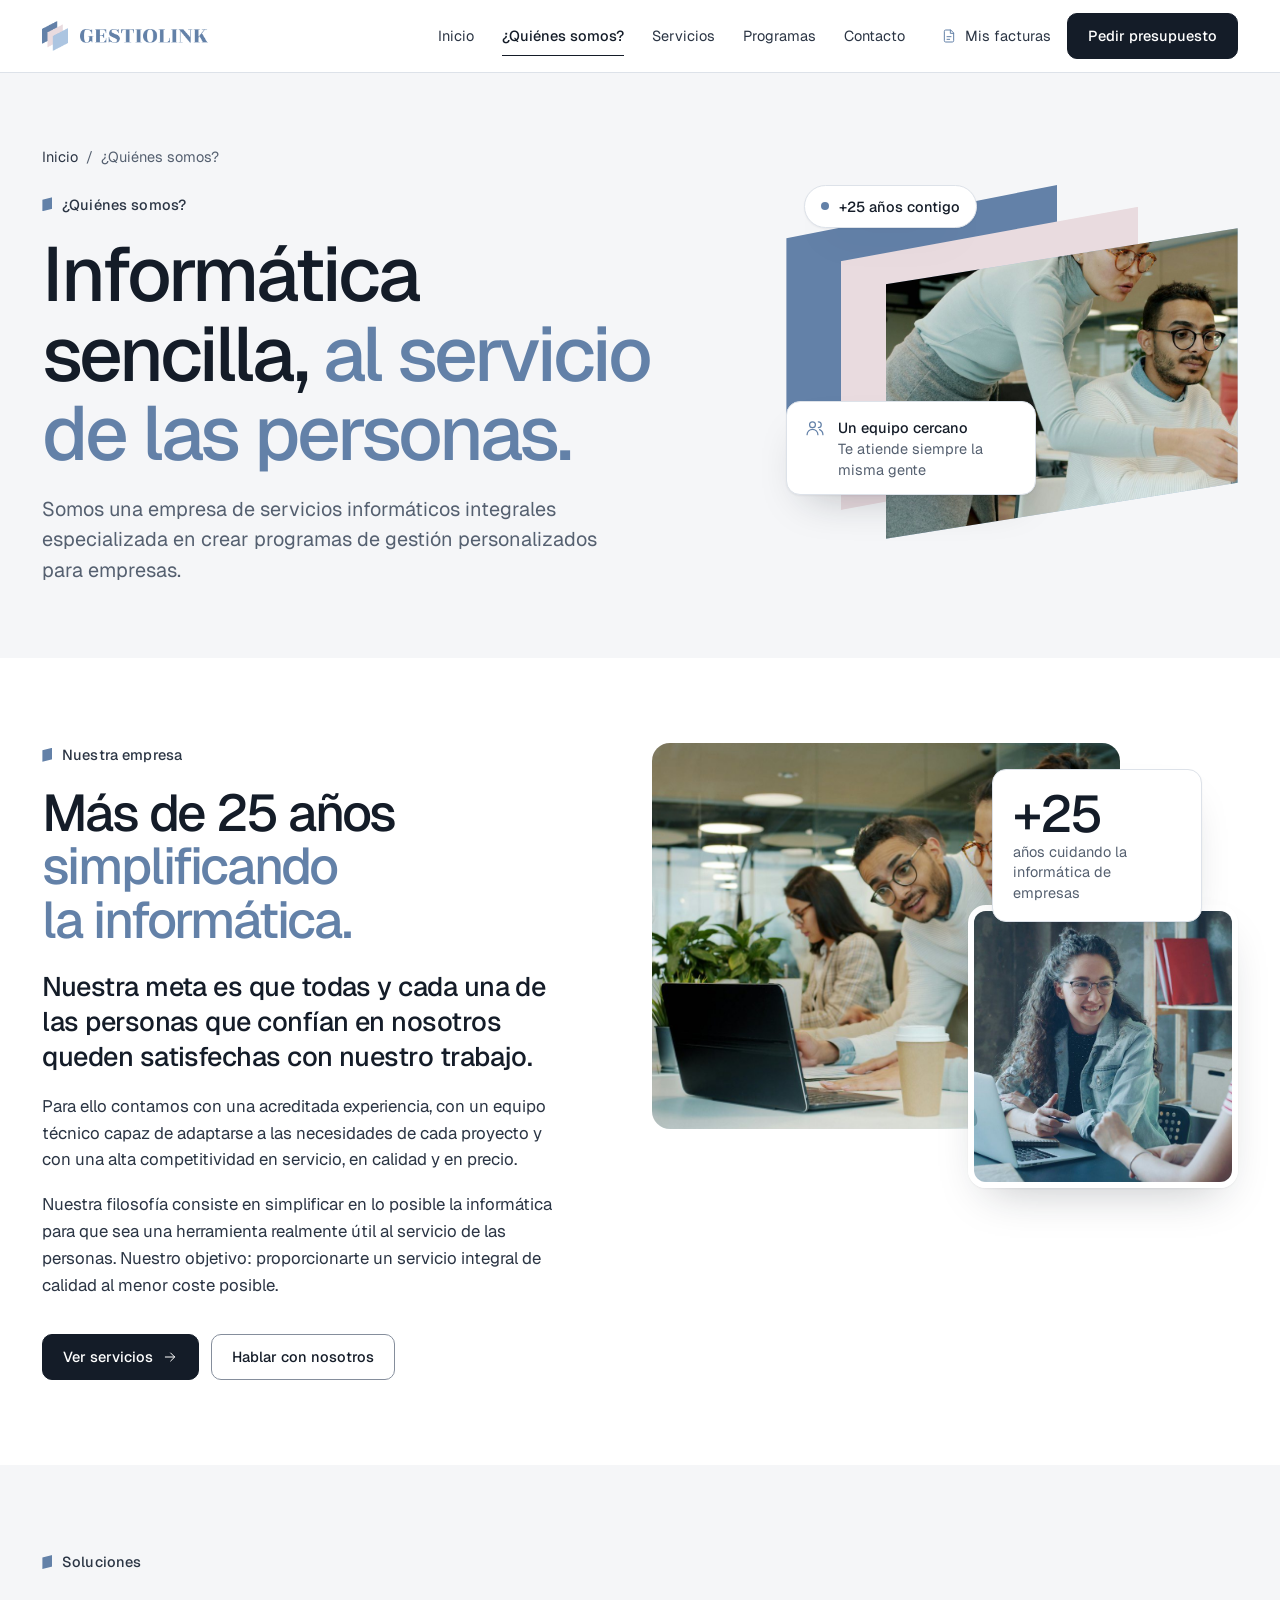
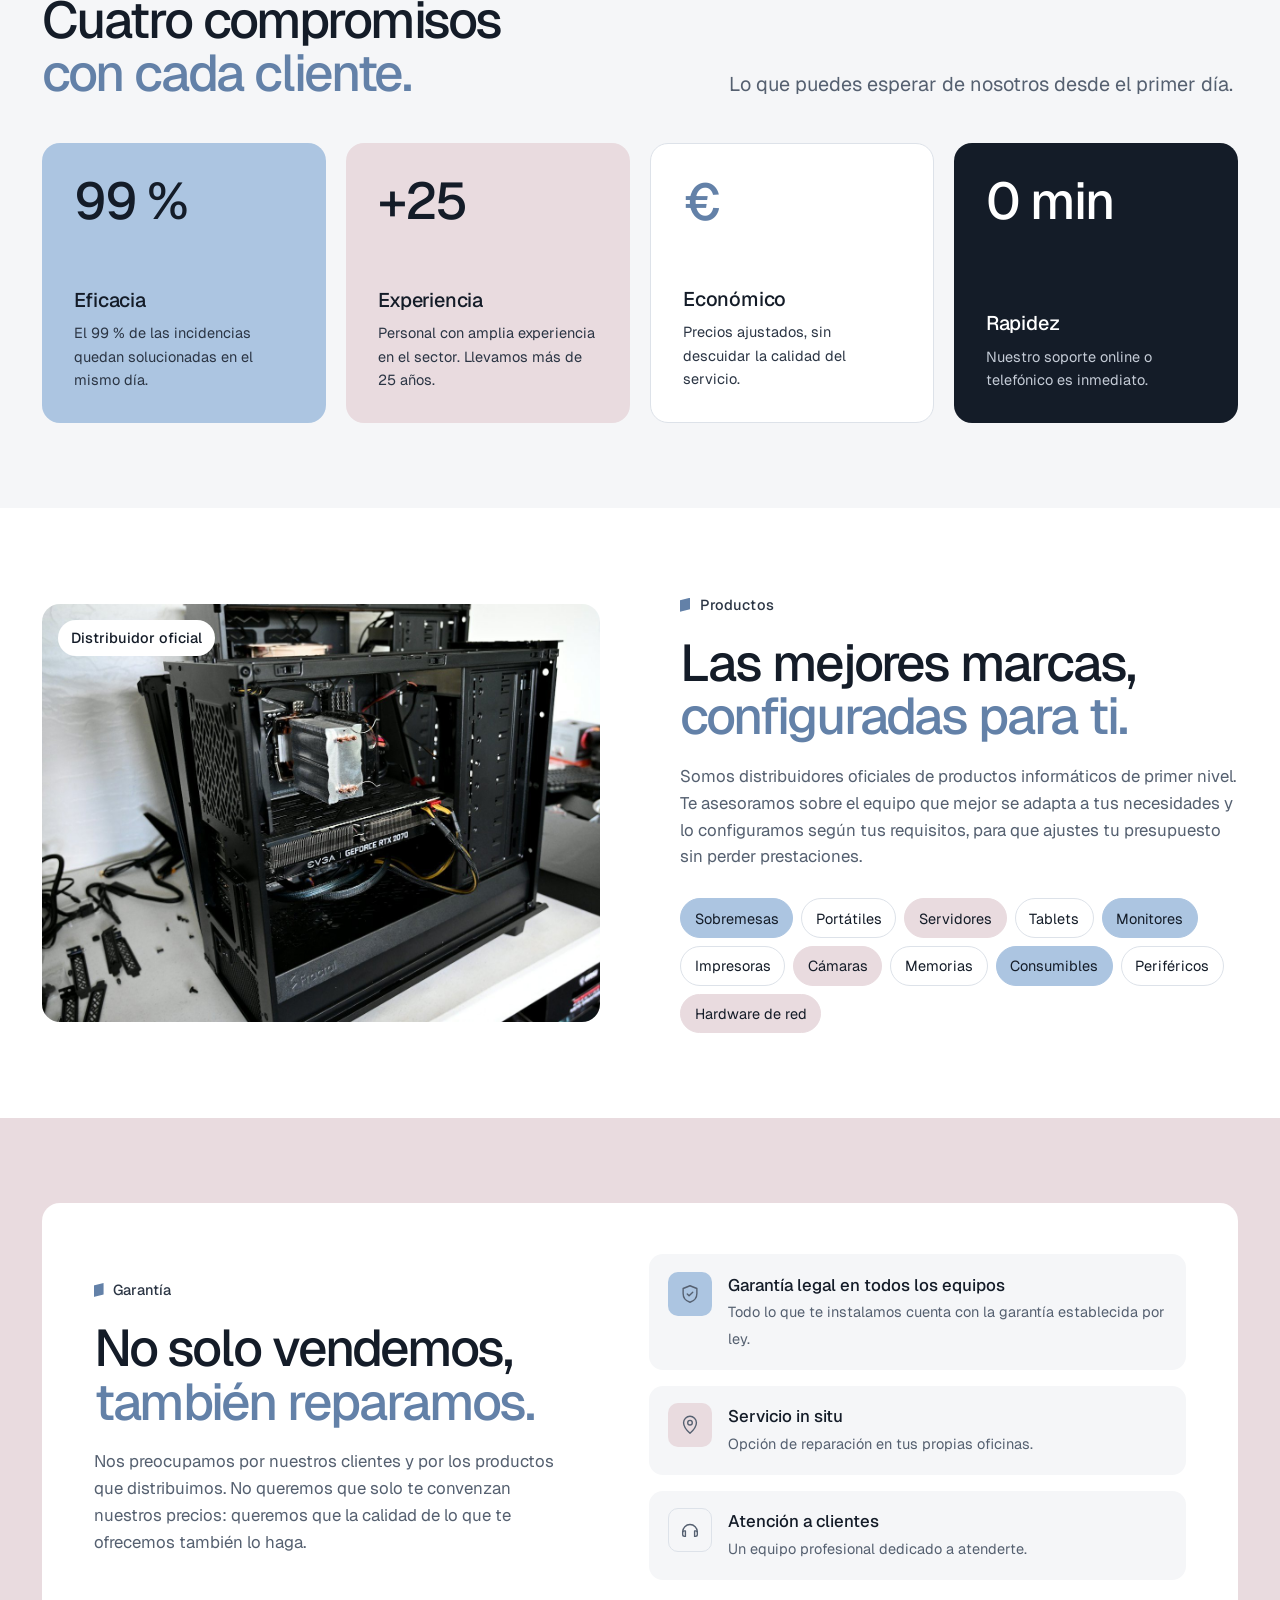
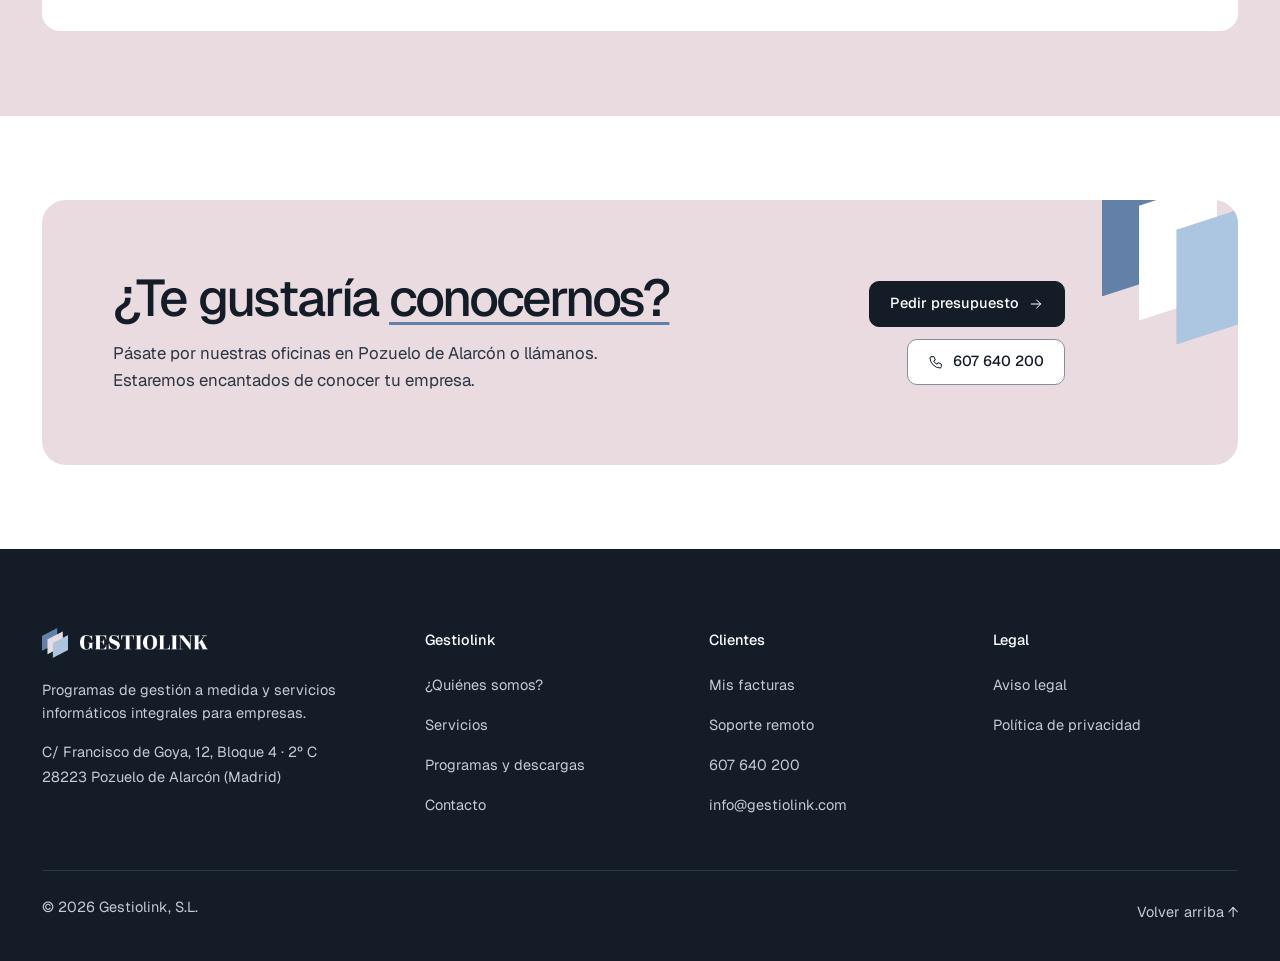
<file: quienes-somos.html>
<!doctype html>
<html lang="es">
<head>
<meta charset="utf-8">
<meta name="viewport" content="width=device-width, initial-scale=1">
<meta name="robots" content="noindex, nofollow">
<title>¿Quiénes somos? · Gestiolink</title>
<meta name="description" content="Empresa de servicios informáticos integrales especializada en programas de gestión a medida. Más de 25 años, distribuidores oficiales y garantía en todo lo que instalamos.">
<link rel="icon" href="assets/isotipo.png">
<link rel="preconnect" href="https://fonts.googleapis.com">
<link rel="preconnect" href="https://fonts.gstatic.com" crossorigin>
<link href="https://fonts.googleapis.com/css2?family=Geist:wght@400;500;600&display=swap" rel="stylesheet">
<link rel="stylesheet" href="assets/styles.css?v=bd06875d">
<script>document.documentElement.classList.add("js")</script>
</head>
<body>
<a class="skip" href="#main">Saltar al contenido</a>

<header class="header">
  <div class="wrap">
    <a class="brand" href="index.html" aria-label="Gestiolink, inicio">
      <img src="assets/isotipo.png" alt="" width="176" height="202">
      <img src="assets/wordmark.png" alt="Gestiolink" width="398" height="45">
    </a>
    <nav class="nav" aria-label="Principal">
      <a href="index.html">Inicio</a>
      <a href="quienes-somos.html" aria-current="page">¿Quiénes somos?</a>
      <a href="servicios.html">Servicios</a>
      <a href="programas.html">Programas</a>
      <a href="contacto.html">Contacto</a>
    </nav>
    <div class="header__actions">
      <a class="client" href="https://gestiolink.facturas.gestiolink.com"><svg viewBox="0 0 24 24" fill="none" stroke="currentColor" stroke-width="1.5" stroke-linecap="round" stroke-linejoin="round" aria-hidden="true"><path d="M14 3H7a2 2 0 0 0-2 2v14a2 2 0 0 0 2 2h10a2 2 0 0 0 2-2V8z"/><path d="M14 3v5h5M9 13h6M9 17h4"/></svg>Mis facturas</a>
      <a class="btn btn--dark" href="contacto.html">Pedir presupuesto</a>
    </div>
    <button class="menu-btn" type="button" aria-expanded="false" aria-controls="mnav" aria-label="Abrir menú"><span></span><span></span></button>
  </div>
</header>

<div class="mnav" id="mnav" hidden>
  <nav class="mnav__links" aria-label="Menú móvil">
    <a href="index.html" style="--i:0"><span>Inicio</span><svg viewBox="0 0 24 24" fill="none" stroke="currentColor" stroke-width="1.5" stroke-linecap="round" stroke-linejoin="round" aria-hidden="true"><path d="M5 12h14M13 6l6 6-6 6"/></svg></a>
    <a href="quienes-somos.html" aria-current="page" style="--i:1"><span>¿Quiénes somos?</span><svg viewBox="0 0 24 24" fill="none" stroke="currentColor" stroke-width="1.5" stroke-linecap="round" stroke-linejoin="round" aria-hidden="true"><path d="M5 12h14M13 6l6 6-6 6"/></svg></a>
    <a href="servicios.html" style="--i:2"><span>Servicios</span><svg viewBox="0 0 24 24" fill="none" stroke="currentColor" stroke-width="1.5" stroke-linecap="round" stroke-linejoin="round" aria-hidden="true"><path d="M5 12h14M13 6l6 6-6 6"/></svg></a>
    <a href="programas.html" style="--i:3"><span>Programas</span><svg viewBox="0 0 24 24" fill="none" stroke="currentColor" stroke-width="1.5" stroke-linecap="round" stroke-linejoin="round" aria-hidden="true"><path d="M5 12h14M13 6l6 6-6 6"/></svg></a>
    <a href="contacto.html" style="--i:4"><span>Contacto</span><svg viewBox="0 0 24 24" fill="none" stroke="currentColor" stroke-width="1.5" stroke-linecap="round" stroke-linejoin="round" aria-hidden="true"><path d="M5 12h14M13 6l6 6-6 6"/></svg></a>
  </nav>
  <div class="mnav__foot">
    <div class="mnav__quick">
      <a class="mnav__q" href="tel:+34607640200"><svg viewBox="0 0 24 24" fill="none" stroke="currentColor" stroke-width="1.5" stroke-linecap="round" stroke-linejoin="round" aria-hidden="true"><path d="M5 4h4l2 5-2.5 1.5a11 11 0 0 0 5 5L15 13l5 2v4a2 2 0 0 1-2 2A16 16 0 0 1 3 6a2 2 0 0 1 2-2"/></svg><span>Llamar</span></a>
      <a class="mnav__q" href="https://get.teamviewer.com/2trgch7"><svg viewBox="0 0 24 24" fill="none" stroke="currentColor" stroke-width="1.5" stroke-linecap="round" stroke-linejoin="round" aria-hidden="true"><path d="M4 14a8 8 0 0 1 16 0"/><path d="M4 14v3a2 2 0 0 0 2 2h1v-6H6a2 2 0 0 0-2 2M20 14v3a2 2 0 0 1-2 2h-1v-6h1a2 2 0 0 1 2 2"/></svg><span>Soporte remoto</span></a>
      <a class="mnav__q" href="https://gestiolink.facturas.gestiolink.com"><svg viewBox="0 0 24 24" fill="none" stroke="currentColor" stroke-width="1.5" stroke-linecap="round" stroke-linejoin="round" aria-hidden="true"><path d="M14 3H7a2 2 0 0 0-2 2v14a2 2 0 0 0 2 2h10a2 2 0 0 0 2-2V8z"/><path d="M14 3v5h5M9 13h6M9 17h4"/></svg><span>Mis facturas</span></a>
    </div>
    <a class="btn btn--dark mnav__cta" href="contacto.html">Pedir presupuesto <svg viewBox="0 0 24 24" fill="none" stroke="currentColor" stroke-width="1.5" stroke-linecap="round" stroke-linejoin="round" aria-hidden="true"><path d="M5 12h14M13 6l6 6-6 6"/></svg></a>
    <p class="mnav__info">607 640 200 · info@gestiolink.com</p>
  </div>
</div>

<main id="main">

  <section class="page-hero" aria-labelledby="t">
    <div class="wrap">
      <div>
        <nav class="crumbs" aria-label="Migas de pan"><a href="index.html">Inicio</a><span aria-hidden="true">/</span><span aria-current="page">¿Quiénes somos?</span></nav>
        <span class="eyebrow">¿Quiénes somos?</span>
        <h1 id="t">Informática sencilla, <em>al servicio de las personas.</em></h1>
        <p class="lead">Somos una empresa de servicios informáticos integrales especializada en crear programas de gestión personalizados para empresas.</p>
      </div>
      <div class="visual visual--wide" data-parallax>
        <div class="float f3" aria-hidden="true"><span class="live"></span>+25 años contigo</div>
        <div class="shape s1" aria-hidden="true" data-depth="18"></div>
        <div class="shape s2" aria-hidden="true" data-depth="10"></div>
        <div class="photo" data-depth="4"><img src="assets/img/equipo.jpg" alt="Técnica ayudando a un cliente frente al ordenador en una oficina" width="1400" height="933"></div>
        <div class="float f1" aria-hidden="true"><svg viewBox="0 0 24 24" fill="none" stroke="currentColor" stroke-width="1.5" stroke-linecap="round" stroke-linejoin="round" aria-hidden="true"><circle cx="9" cy="8" r="3.5"/><path d="M2.5 20a6.5 6.5 0 0 1 13 0M16 4.5a3.5 3.5 0 0 1 0 7M21.5 20a6.5 6.5 0 0 0-4-6"/></svg><div><b>Un equipo cercano</b><span>Te atiende siempre la misma gente</span></div></div>
      </div>
    </div>
  </section>

  <section class="section" aria-labelledby="a1">
    <div class="wrap about">
      <div class="about__text">
        <span class="eyebrow">Nuestra empresa</span>
        <h2 id="a1" style="margin:1rem 0 1.5rem">Más de 25 años <em>simplificando la informática.</em></h2>
        <p class="big">Nuestra meta es que todas y cada una de las personas que confían en nosotros queden satisfechas con nuestro trabajo.</p>
        <p>Para ello contamos con una acreditada experiencia, con un equipo técnico capaz de adaptarse a las necesidades de cada proyecto y con una alta competitividad en servicio, en calidad y en precio.</p>
        <p>Nuestra filosofía consiste en simplificar en lo posible la informática para que sea una herramienta realmente útil al servicio de las personas. Nuestro objetivo: proporcionarte un servicio integral de calidad al menor coste posible.</p>
        <div class="ctas"><a class="btn btn--dark" href="servicios.html">Ver servicios <svg viewBox="0 0 24 24" fill="none" stroke="currentColor" stroke-width="1.5" stroke-linecap="round" stroke-linejoin="round" aria-hidden="true"><path d="M5 12h14M13 6l6 6-6 6"/></svg></a><a class="btn btn--ghost" href="contacto.html">Hablar con nosotros</a></div>
      </div>
      <div class="about__photo collage">
        <img class="c1" src="assets/img/oficina.jpg" alt="Técnico explicando una solución a una clienta en su puesto de trabajo" width="1400" height="933" loading="lazy">
        <img class="c2" src="assets/img/cercania.jpg" alt="Asesora hablando con una clienta junto al portátil" width="1200" height="800" loading="lazy">
        <div class="float stat" aria-hidden="true"><strong data-count="25" data-prefix="+">+25</strong><span>años cuidando la informática de empresas</span></div>
      </div>
    </div>
  </section>

  <section class="section bg-paper" aria-labelledby="a2">
    <div class="wrap">
      <div class="section__head">
        <div>
          <span class="eyebrow">Soluciones</span>
          <h2 id="a2">Cuatro compromisos <em>con cada cliente.</em></h2>
        </div>
        <p class="lead">Lo que puedes esperar de nosotros desde el primer día.</p>
      </div>
      <div class="values">
        <article class="value sky"><strong data-count="99" data-suffix=" %">99 %</strong><h3>Eficacia</h3><p>El 99 % de las incidencias quedan solucionadas en el mismo día.</p></article>
        <article class="value blush"><strong data-count="25" data-prefix="+">+25</strong><h3>Experiencia</h3><p>Personal con amplia experiencia en el sector. Llevamos más de 25 años.</p></article>
        <article class="value line"><strong>€</strong><h3>Económico</h3><p>Precios ajustados, sin descuidar la calidad del servicio.</p></article>
        <article class="value ink"><strong>0 min</strong><h3>Rapidez</h3><p>Nuestro soporte online o telefónico es inmediato.</p></article>
      </div>
    </div>
  </section>

  <section class="section" aria-labelledby="a3">
    <div class="wrap products">
      <div class="row__media">
        <img src="assets/img/equipos.jpg" alt="Torre de ordenador abierta y configurada en el taller" width="1400" height="933" loading="lazy" style="width:100%;aspect-ratio:4/3;object-fit:cover;border-radius:var(--r-card)">
        <span class="badge">Distribuidor oficial</span>
      </div>
      <div>
        <span class="eyebrow">Productos</span>
        <h2 id="a3">Las mejores marcas, <em>configuradas para ti.</em></h2>
        <p>Somos distribuidores oficiales de productos informáticos de primer nivel. Te asesoramos sobre el equipo que mejor se adapta a tus necesidades y lo configuramos según tus requisitos, para que ajustes tu presupuesto sin perder prestaciones.</p>
        <ul class="pills">
          <li>Sobremesas</li><li>Portátiles</li><li>Servidores</li><li>Tablets</li><li>Monitores</li><li>Impresoras</li><li>Cámaras</li><li>Memorias</li><li>Consumibles</li><li>Periféricos</li><li>Hardware de red</li>
        </ul>
      </div>
    </div>
  </section>

  <section class="section bg-blush" aria-labelledby="a4">
    <div class="wrap">
      <div class="warranty">
        <div>
          <span class="eyebrow">Garantía</span>
          <h2 id="a4">No solo vendemos, <em>también reparamos.</em></h2>
          <p>Nos preocupamos por nuestros clientes y por los productos que distribuimos. No queremos que solo te convenzan nuestros precios: queremos que la calidad de lo que te ofrecemos también lo haga.</p>
        </div>
        <ul>
          <li><span class="ico ico--sky"><svg viewBox="0 0 24 24" fill="none" stroke="currentColor" stroke-width="1.5" stroke-linecap="round" stroke-linejoin="round" aria-hidden="true"><path d="M12 3 4.5 6v5.5c0 4.5 3.2 8.2 7.5 9.5 4.3-1.3 7.5-5 7.5-9.5V6z"/><path d="m9 12 2 2 4-4"/></svg></span><div><b>Garantía legal en todos los equipos</b><span>Todo lo que te instalamos cuenta con la garantía establecida por ley.</span></div></li>
          <li><span class="ico ico--blush"><svg viewBox="0 0 24 24" fill="none" stroke="currentColor" stroke-width="1.5" stroke-linecap="round" stroke-linejoin="round" aria-hidden="true"><path d="M12 21s-7-6.2-7-11.5a7 7 0 0 1 14 0C19 14.8 12 21 12 21z"/><circle cx="12" cy="9.5" r="2.5"/></svg></span><div><b>Servicio in situ</b><span>Opción de reparación en tus propias oficinas.</span></div></li>
          <li><span class="ico ico--line"><svg viewBox="0 0 24 24" fill="none" stroke="currentColor" stroke-width="1.5" stroke-linecap="round" stroke-linejoin="round" aria-hidden="true"><path d="M4 14a8 8 0 0 1 16 0"/><path d="M4 14v3a2 2 0 0 0 2 2h1v-6H6a2 2 0 0 0-2 2M20 14v3a2 2 0 0 1-2 2h-1v-6h1a2 2 0 0 1 2 2"/></svg></span><div><b>Atención a clientes</b><span>Un equipo profesional dedicado a atenderte.</span></div></li>
        </ul>
      </div>
    </div>
  </section>

  <section class="cta" aria-label="Contacto">
    <div class="wrap">
      <div class="cta__box">
        <div class="cta__shapes" aria-hidden="true"><i></i><i></i><i></i></div>
        <div>
          <h2>¿Te gustaría <em>conocernos?</em></h2>
          <p>Pásate por nuestras oficinas en Pozuelo de Alarcón o llámanos. Estaremos encantados de conocer tu empresa.</p>
        </div>
        <div class="ctas">
          <a class="btn btn--dark" href="contacto.html">Pedir presupuesto <svg viewBox="0 0 24 24" fill="none" stroke="currentColor" stroke-width="1.5" stroke-linecap="round" stroke-linejoin="round" aria-hidden="true"><path d="M5 12h14M13 6l6 6-6 6"/></svg></a>
          <a class="btn btn--ghost" href="tel:+34607640200"><svg viewBox="0 0 24 24" fill="none" stroke="currentColor" stroke-width="1.5" stroke-linecap="round" stroke-linejoin="round" aria-hidden="true"><path d="M5 4h4l2 5-2.5 1.5a11 11 0 0 0 5 5L15 13l5 2v4a2 2 0 0 1-2 2A16 16 0 0 1 3 6a2 2 0 0 1 2-2"/></svg>607 640 200</a>
        </div>
      </div>
    </div>
  </section>
</main>

<footer class="footer">
  <div class="wrap">
    <div class="footer__top">
      <div>
        <a class="brand" href="index.html" aria-label="Gestiolink, inicio">
          <img src="assets/isotipo.png" alt="" width="176" height="202">
          <img src="assets/wordmark.png" alt="Gestiolink" width="398" height="45">
        </a>
        <p>Programas de gestión a medida y servicios informáticos integrales para empresas.</p>
        <address>C/ Francisco de Goya, 12, Bloque 4 · 2º C<br>28223 Pozuelo de Alarcón (Madrid)</address>
      </div>
      <div>
        <h4>Gestiolink</h4>
        <ul><li><a href="quienes-somos.html">¿Quiénes somos?</a></li><li><a href="servicios.html">Servicios</a></li><li><a href="programas.html">Programas y descargas</a></li><li><a href="contacto.html">Contacto</a></li></ul>
      </div>
      <div>
        <h4>Clientes</h4>
        <ul><li><a href="https://gestiolink.facturas.gestiolink.com">Mis facturas</a></li><li><a href="https://get.teamviewer.com/2trgch7">Soporte remoto</a></li><li><a href="tel:+34607640200">607 640 200</a></li><li><a href="mailto:info@gestiolink.com">info@gestiolink.com</a></li></ul>
      </div>
      <div>
        <h4>Legal</h4>
        <ul><li><a href="aviso-legal.html">Aviso legal</a></li><li><a href="politica-privacidad.html">Política de privacidad</a></li></ul>
      </div>
    </div>
    <div class="footer__bottom">
      <span>© <span id="year">2026</span> Gestiolink, S.L.</span>
      <a href="#main">Volver arriba ↑</a>
    </div>
  </div>
</footer>

<script src="assets/main.js?v=bd06875d"></script>
</body>
</html>
</file>
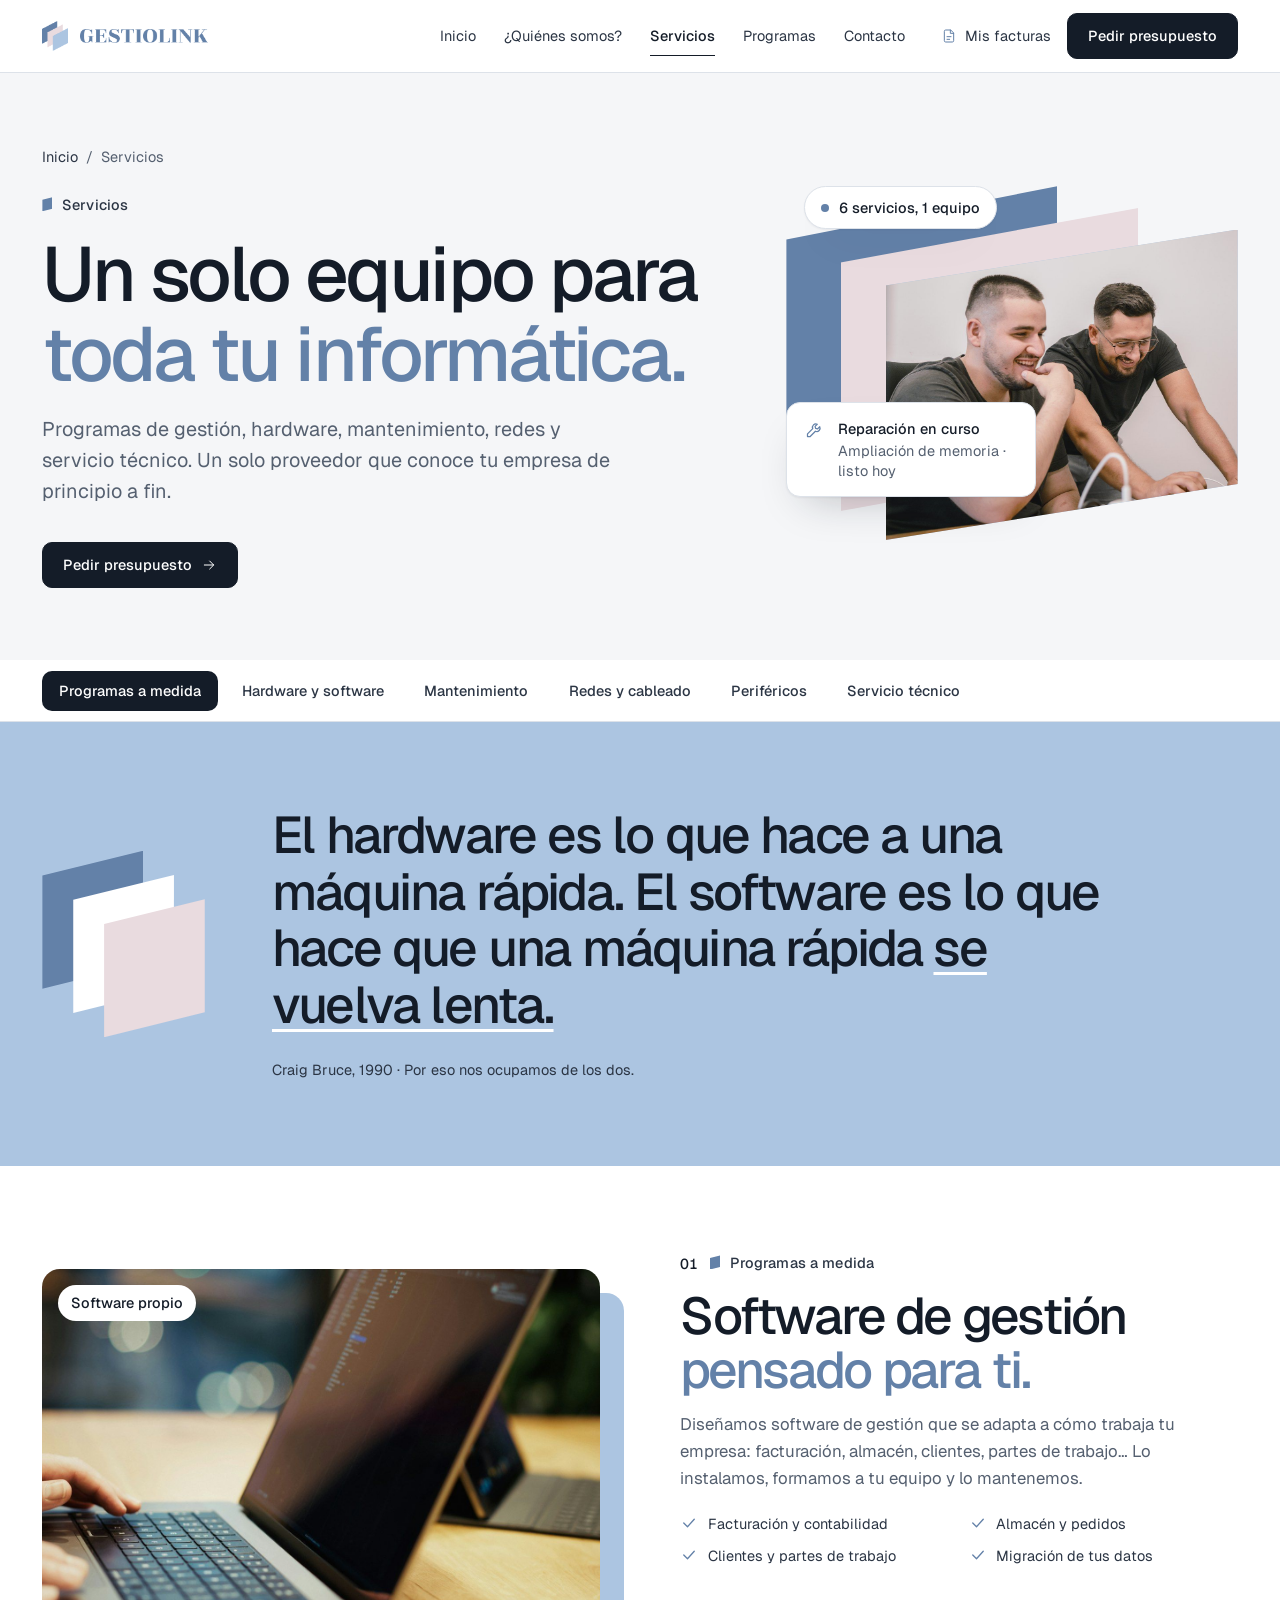
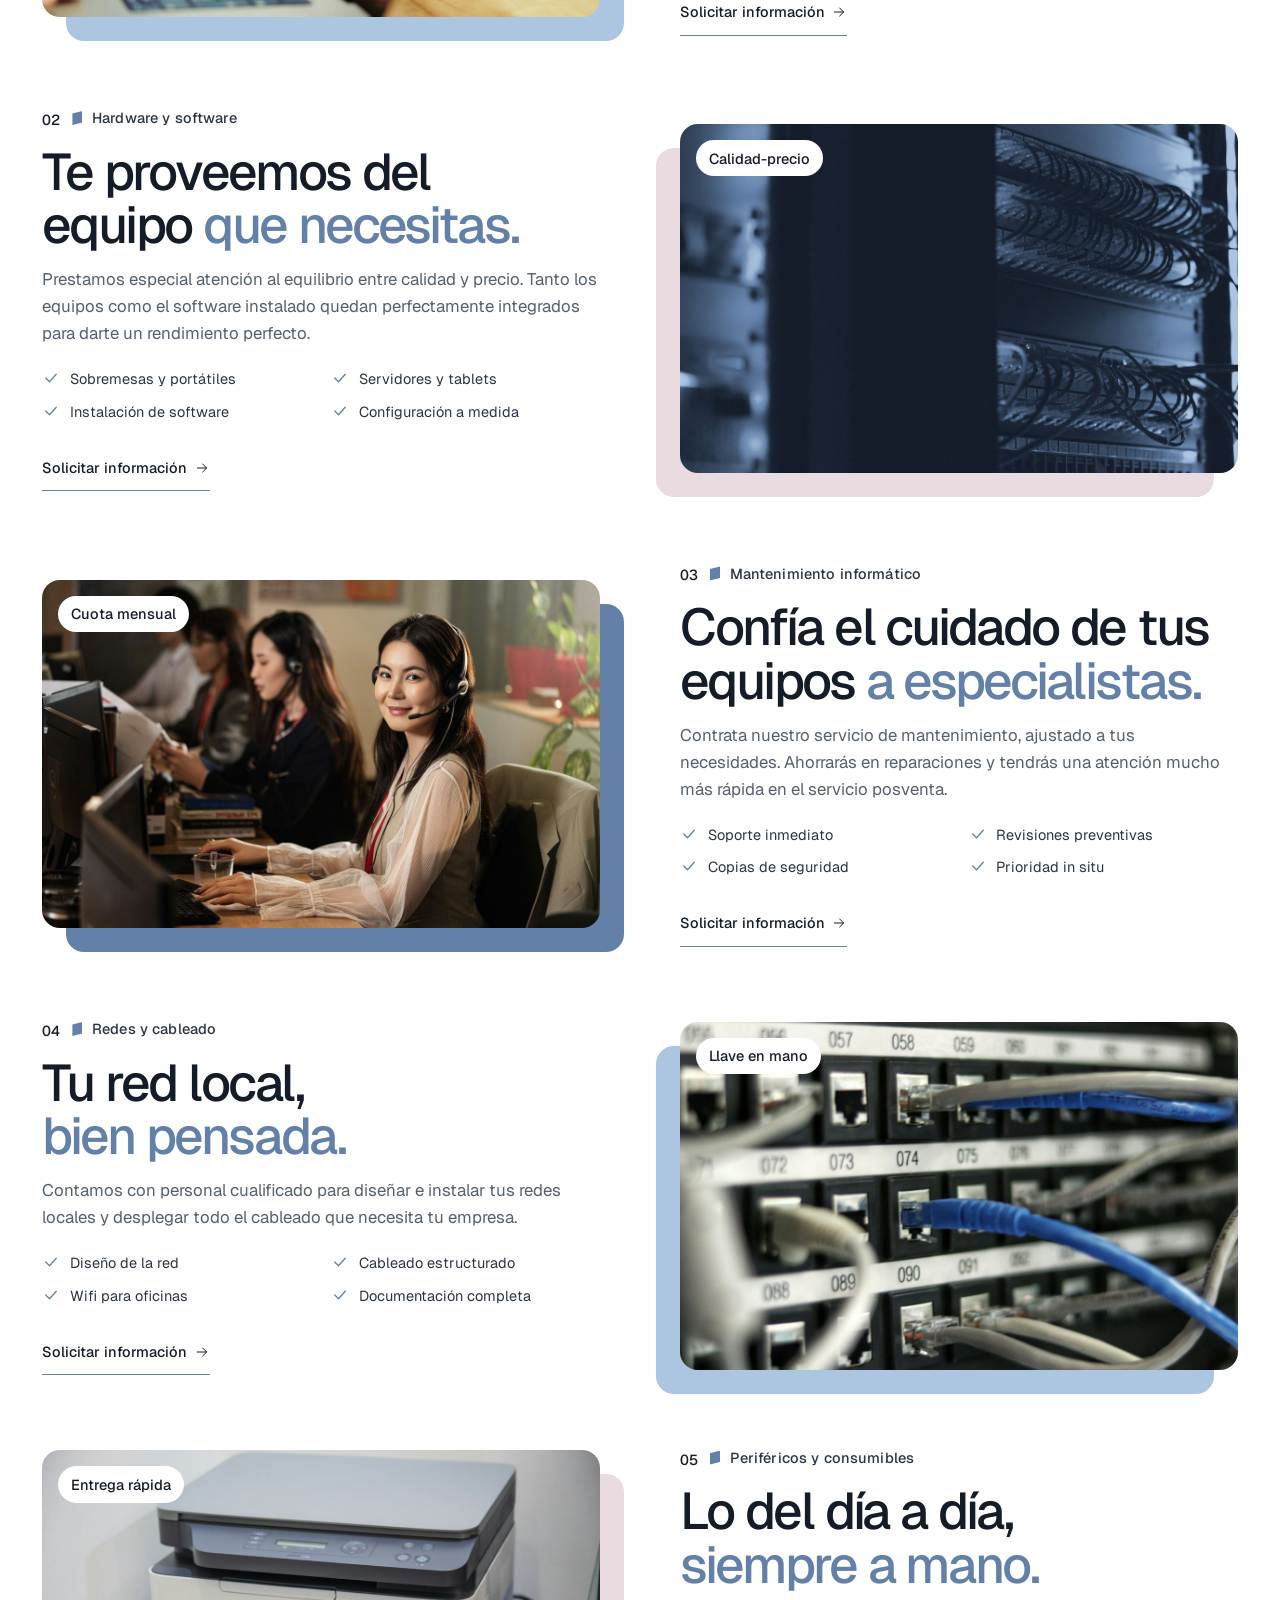
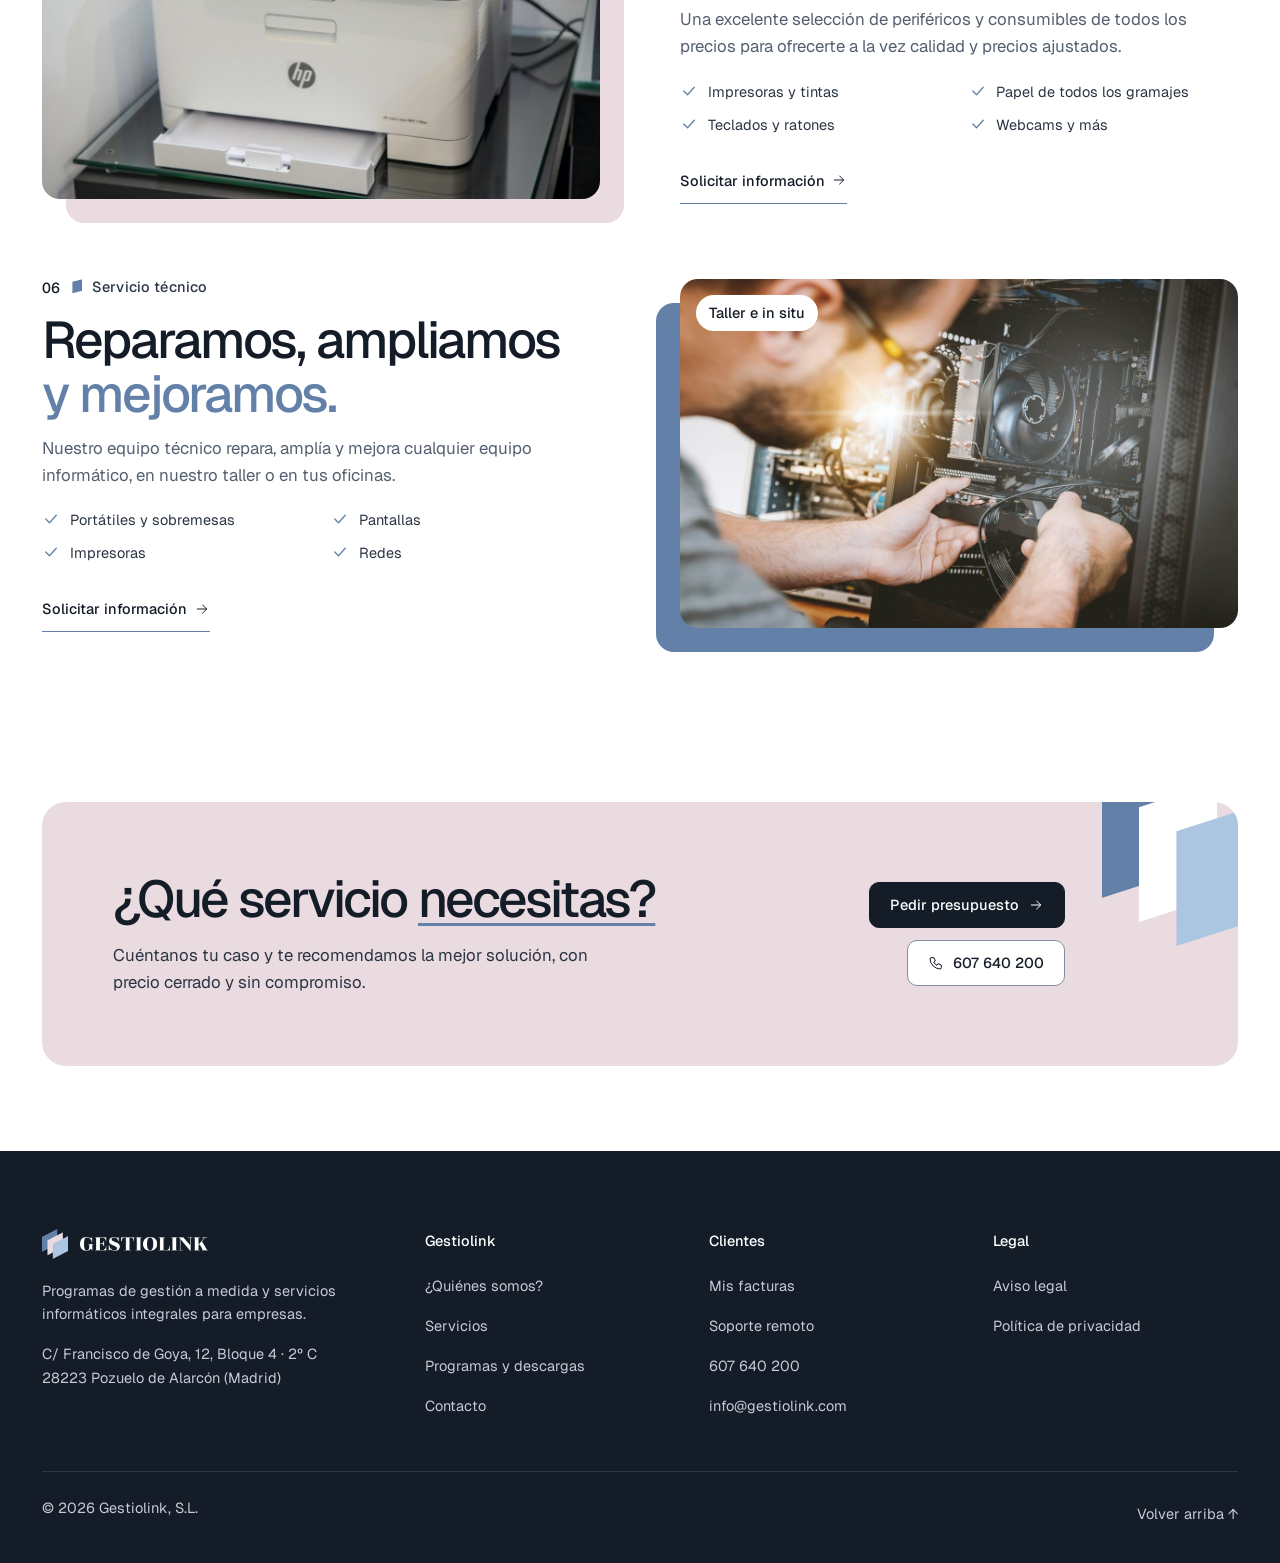
<file: servicios.html>
<!doctype html>
<html lang="es">
<head>
<meta charset="utf-8">
<meta name="viewport" content="width=device-width, initial-scale=1">
<meta name="robots" content="noindex, nofollow">
<title>Servicios · Gestiolink</title>
<meta name="description" content="Programas de gestión a medida, hardware y software, mantenimiento informático, redes y cableado, periféricos y servicio técnico para empresas.">
<link rel="icon" href="assets/isotipo.png">
<link rel="preconnect" href="https://fonts.googleapis.com">
<link rel="preconnect" href="https://fonts.gstatic.com" crossorigin>
<link href="https://fonts.googleapis.com/css2?family=Geist:wght@400;500;600&display=swap" rel="stylesheet">
<link rel="stylesheet" href="assets/styles.css?v=bd06875d">
<script>document.documentElement.classList.add("js")</script>
</head>
<body>
<a class="skip" href="#main">Saltar al contenido</a>

<header class="header">
  <div class="wrap">
    <a class="brand" href="index.html" aria-label="Gestiolink, inicio">
      <img src="assets/isotipo.png" alt="" width="176" height="202">
      <img src="assets/wordmark.png" alt="Gestiolink" width="398" height="45">
    </a>
    <nav class="nav" aria-label="Principal">
      <a href="index.html">Inicio</a>
      <a href="quienes-somos.html">¿Quiénes somos?</a>
      <a href="servicios.html" aria-current="page">Servicios</a>
      <a href="programas.html">Programas</a>
      <a href="contacto.html">Contacto</a>
    </nav>
    <div class="header__actions">
      <a class="client" href="https://gestiolink.facturas.gestiolink.com"><svg viewBox="0 0 24 24" fill="none" stroke="currentColor" stroke-width="1.5" stroke-linecap="round" stroke-linejoin="round" aria-hidden="true"><path d="M14 3H7a2 2 0 0 0-2 2v14a2 2 0 0 0 2 2h10a2 2 0 0 0 2-2V8z"/><path d="M14 3v5h5M9 13h6M9 17h4"/></svg>Mis facturas</a>
      <a class="btn btn--dark" href="contacto.html">Pedir presupuesto</a>
    </div>
    <button class="menu-btn" type="button" aria-expanded="false" aria-controls="mnav" aria-label="Abrir menú"><span></span><span></span></button>
  </div>
</header>

<div class="mnav" id="mnav" hidden>
  <nav class="mnav__links" aria-label="Menú móvil">
    <a href="index.html" style="--i:0"><span>Inicio</span><svg viewBox="0 0 24 24" fill="none" stroke="currentColor" stroke-width="1.5" stroke-linecap="round" stroke-linejoin="round" aria-hidden="true"><path d="M5 12h14M13 6l6 6-6 6"/></svg></a>
    <a href="quienes-somos.html" style="--i:1"><span>¿Quiénes somos?</span><svg viewBox="0 0 24 24" fill="none" stroke="currentColor" stroke-width="1.5" stroke-linecap="round" stroke-linejoin="round" aria-hidden="true"><path d="M5 12h14M13 6l6 6-6 6"/></svg></a>
    <a href="servicios.html" aria-current="page" style="--i:2"><span>Servicios</span><svg viewBox="0 0 24 24" fill="none" stroke="currentColor" stroke-width="1.5" stroke-linecap="round" stroke-linejoin="round" aria-hidden="true"><path d="M5 12h14M13 6l6 6-6 6"/></svg></a>
    <a href="programas.html" style="--i:3"><span>Programas</span><svg viewBox="0 0 24 24" fill="none" stroke="currentColor" stroke-width="1.5" stroke-linecap="round" stroke-linejoin="round" aria-hidden="true"><path d="M5 12h14M13 6l6 6-6 6"/></svg></a>
    <a href="contacto.html" style="--i:4"><span>Contacto</span><svg viewBox="0 0 24 24" fill="none" stroke="currentColor" stroke-width="1.5" stroke-linecap="round" stroke-linejoin="round" aria-hidden="true"><path d="M5 12h14M13 6l6 6-6 6"/></svg></a>
  </nav>
  <div class="mnav__foot">
    <div class="mnav__quick">
      <a class="mnav__q" href="tel:+34607640200"><svg viewBox="0 0 24 24" fill="none" stroke="currentColor" stroke-width="1.5" stroke-linecap="round" stroke-linejoin="round" aria-hidden="true"><path d="M5 4h4l2 5-2.5 1.5a11 11 0 0 0 5 5L15 13l5 2v4a2 2 0 0 1-2 2A16 16 0 0 1 3 6a2 2 0 0 1 2-2"/></svg><span>Llamar</span></a>
      <a class="mnav__q" href="https://get.teamviewer.com/2trgch7"><svg viewBox="0 0 24 24" fill="none" stroke="currentColor" stroke-width="1.5" stroke-linecap="round" stroke-linejoin="round" aria-hidden="true"><path d="M4 14a8 8 0 0 1 16 0"/><path d="M4 14v3a2 2 0 0 0 2 2h1v-6H6a2 2 0 0 0-2 2M20 14v3a2 2 0 0 1-2 2h-1v-6h1a2 2 0 0 1 2 2"/></svg><span>Soporte remoto</span></a>
      <a class="mnav__q" href="https://gestiolink.facturas.gestiolink.com"><svg viewBox="0 0 24 24" fill="none" stroke="currentColor" stroke-width="1.5" stroke-linecap="round" stroke-linejoin="round" aria-hidden="true"><path d="M14 3H7a2 2 0 0 0-2 2v14a2 2 0 0 0 2 2h10a2 2 0 0 0 2-2V8z"/><path d="M14 3v5h5M9 13h6M9 17h4"/></svg><span>Mis facturas</span></a>
    </div>
    <a class="btn btn--dark mnav__cta" href="contacto.html">Pedir presupuesto <svg viewBox="0 0 24 24" fill="none" stroke="currentColor" stroke-width="1.5" stroke-linecap="round" stroke-linejoin="round" aria-hidden="true"><path d="M5 12h14M13 6l6 6-6 6"/></svg></a>
    <p class="mnav__info">607 640 200 · info@gestiolink.com</p>
  </div>
</div>

<main id="main">

  <section class="page-hero" aria-labelledby="t">
    <div class="wrap">
      <div>
        <nav class="crumbs" aria-label="Migas de pan"><a href="index.html">Inicio</a><span aria-hidden="true">/</span><span aria-current="page">Servicios</span></nav>
        <span class="eyebrow">Servicios</span>
        <h1 id="t">Un solo equipo para <em>toda tu informática.</em></h1>
        <p class="lead">Programas de gestión, hardware, mantenimiento, redes y servicio técnico. Un solo proveedor que conoce tu empresa de principio a fin.</p>
        <div class="ctas"><a class="btn btn--dark" href="contacto.html">Pedir presupuesto <svg viewBox="0 0 24 24" fill="none" stroke="currentColor" stroke-width="1.5" stroke-linecap="round" stroke-linejoin="round" aria-hidden="true"><path d="M5 12h14M13 6l6 6-6 6"/></svg></a></div>
      </div>
      <div class="visual visual--wide" data-parallax>
        <div class="float f3" aria-hidden="true"><span class="live"></span>6 servicios, 1 equipo</div>
        <div class="shape s1" aria-hidden="true" data-depth="18"></div>
        <div class="shape s2" aria-hidden="true" data-depth="10"></div>
        <div class="photo" data-depth="4"><img src="assets/img/equipo-tecnico.jpg" alt="Dos técnicos revisando un proyecto en el portátil" width="1400" height="933"></div>
        <div class="float f1" aria-hidden="true"><svg viewBox="0 0 24 24" fill="none" stroke="currentColor" stroke-width="1.5" stroke-linecap="round" stroke-linejoin="round" aria-hidden="true"><path d="M14.7 6.3a4 4 0 0 0-5.4 5.2L3 17.8V21h3.2l6.3-6.3a4 4 0 0 0 5.2-5.4l-2.6 2.6-2.4-.6-.6-2.4z"/></svg><div><b>Reparación en curso</b><span>Ampliación de memoria · listo hoy</span></div></div>
      </div>
    </div>
  </section>

  <nav class="subnav" aria-label="Servicios de esta página">
    <div class="wrap"><ul>
      <li><a href="#programas-a-medida">Programas a medida</a></li>
      <li><a href="#hardware">Hardware y software</a></li>
      <li><a href="#mantenimiento">Mantenimiento</a></li>
      <li><a href="#redes">Redes y cableado</a></li>
      <li><a href="#perifericos">Periféricos</a></li>
      <li><a href="#tecnico">Servicio técnico</a></li>
    </ul></div>
  </nav>

  <section class="quote quote--sky" aria-label="Cita">
    <div class="wrap">
      <div class="mark" aria-hidden="true"><i></i><i></i><i></i></div>
      <div>
        <blockquote>El hardware es lo que hace a una máquina rápida. El software es lo que hace que una máquina rápida <em>se vuelva lenta.</em></blockquote>
        <p>Craig Bruce, 1990 · Por eso nos ocupamos de los dos.</p>
      </div>
    </div>
  </section>

  <section class="section" aria-label="Listado de servicios">
    <div class="wrap">
      <div class="rows">
        
        <article class="row" id="programas-a-medida">
          <div class="row__media">
            <img src="assets/img/portatil.jpg" alt="Persona trabajando con un programa en el portátil" loading="lazy">
            <span class="badge">Software propio</span>
            <span class="corner" aria-hidden="true"></span>
            
          </div>
          <div>
            <span class="row__num">01</span> <span class="eyebrow" style="margin-left:.5rem">Programas a medida</span>
            <h2>Software de gestión <em>pensado para ti.</em></h2>
            <p>Diseñamos software de gestión que se adapta a cómo trabaja tu empresa: facturación, almacén, clientes, partes de trabajo… Lo instalamos, formamos a tu equipo y lo mantenemos.</p>
            <ul class="ticks"><li><svg viewBox="0 0 24 24" fill="none" stroke="currentColor" stroke-width="1.75" stroke-linecap="round" stroke-linejoin="round" aria-hidden="true"><path d="m5 12 5 5 9-10"/></svg>Facturación y contabilidad</li><li><svg viewBox="0 0 24 24" fill="none" stroke="currentColor" stroke-width="1.75" stroke-linecap="round" stroke-linejoin="round" aria-hidden="true"><path d="m5 12 5 5 9-10"/></svg>Almacén y pedidos</li><li><svg viewBox="0 0 24 24" fill="none" stroke="currentColor" stroke-width="1.75" stroke-linecap="round" stroke-linejoin="round" aria-hidden="true"><path d="m5 12 5 5 9-10"/></svg>Clientes y partes de trabajo</li><li><svg viewBox="0 0 24 24" fill="none" stroke="currentColor" stroke-width="1.75" stroke-linecap="round" stroke-linejoin="round" aria-hidden="true"><path d="m5 12 5 5 9-10"/></svg>Migración de tus datos</li></ul>
            <a class="link" href="contacto.html">Solicitar información <svg viewBox="0 0 24 24" fill="none" stroke="currentColor" stroke-width="1.5" stroke-linecap="round" stroke-linejoin="round" aria-hidden="true"><path d="M5 12h14M13 6l6 6-6 6"/></svg></a>
          </div>
        </article>
        
        <article class="row" id="hardware">
          <div class="row__media">
            <img src="assets/img/servidores.jpg" alt="Armario de servidores con el cableado ordenado" loading="lazy">
            <span class="badge">Calidad-precio</span>
            <span class="corner" aria-hidden="true"></span>
            
          </div>
          <div>
            <span class="row__num">02</span> <span class="eyebrow" style="margin-left:.5rem">Hardware y software</span>
            <h2>Te proveemos del equipo <em>que necesitas.</em></h2>
            <p>Prestamos especial atención al equilibrio entre calidad y precio. Tanto los equipos como el software instalado quedan perfectamente integrados para darte un rendimiento perfecto.</p>
            <ul class="ticks"><li><svg viewBox="0 0 24 24" fill="none" stroke="currentColor" stroke-width="1.75" stroke-linecap="round" stroke-linejoin="round" aria-hidden="true"><path d="m5 12 5 5 9-10"/></svg>Sobremesas y portátiles</li><li><svg viewBox="0 0 24 24" fill="none" stroke="currentColor" stroke-width="1.75" stroke-linecap="round" stroke-linejoin="round" aria-hidden="true"><path d="m5 12 5 5 9-10"/></svg>Servidores y tablets</li><li><svg viewBox="0 0 24 24" fill="none" stroke="currentColor" stroke-width="1.75" stroke-linecap="round" stroke-linejoin="round" aria-hidden="true"><path d="m5 12 5 5 9-10"/></svg>Instalación de software</li><li><svg viewBox="0 0 24 24" fill="none" stroke="currentColor" stroke-width="1.75" stroke-linecap="round" stroke-linejoin="round" aria-hidden="true"><path d="m5 12 5 5 9-10"/></svg>Configuración a medida</li></ul>
            <a class="link" href="contacto.html">Solicitar información <svg viewBox="0 0 24 24" fill="none" stroke="currentColor" stroke-width="1.5" stroke-linecap="round" stroke-linejoin="round" aria-hidden="true"><path d="M5 12h14M13 6l6 6-6 6"/></svg></a>
          </div>
        </article>
        
        <article class="row" id="mantenimiento">
          <div class="row__media">
            <img src="assets/img/atencion.jpg" alt="Técnica de soporte atendiendo una llamada con auriculares" loading="lazy">
            <span class="badge">Cuota mensual</span>
            <span class="corner" aria-hidden="true"></span>
            
          </div>
          <div>
            <span class="row__num">03</span> <span class="eyebrow" style="margin-left:.5rem">Mantenimiento informático</span>
            <h2>Confía el cuidado de tus equipos <em>a especialistas.</em></h2>
            <p>Contrata nuestro servicio de mantenimiento, ajustado a tus necesidades. Ahorrarás en reparaciones y tendrás una atención mucho más rápida en el servicio posventa.</p>
            <ul class="ticks"><li><svg viewBox="0 0 24 24" fill="none" stroke="currentColor" stroke-width="1.75" stroke-linecap="round" stroke-linejoin="round" aria-hidden="true"><path d="m5 12 5 5 9-10"/></svg>Soporte inmediato</li><li><svg viewBox="0 0 24 24" fill="none" stroke="currentColor" stroke-width="1.75" stroke-linecap="round" stroke-linejoin="round" aria-hidden="true"><path d="m5 12 5 5 9-10"/></svg>Revisiones preventivas</li><li><svg viewBox="0 0 24 24" fill="none" stroke="currentColor" stroke-width="1.75" stroke-linecap="round" stroke-linejoin="round" aria-hidden="true"><path d="m5 12 5 5 9-10"/></svg>Copias de seguridad</li><li><svg viewBox="0 0 24 24" fill="none" stroke="currentColor" stroke-width="1.75" stroke-linecap="round" stroke-linejoin="round" aria-hidden="true"><path d="m5 12 5 5 9-10"/></svg>Prioridad in situ</li></ul>
            <a class="link" href="contacto.html">Solicitar información <svg viewBox="0 0 24 24" fill="none" stroke="currentColor" stroke-width="1.5" stroke-linecap="round" stroke-linejoin="round" aria-hidden="true"><path d="M5 12h14M13 6l6 6-6 6"/></svg></a>
          </div>
        </article>
        
        <article class="row" id="redes">
          <div class="row__media">
            <img src="assets/img/redes.jpg" alt="Panel de conexiones con cables de red azules" loading="lazy">
            <span class="badge">Llave en mano</span>
            <span class="corner" aria-hidden="true"></span>
            
          </div>
          <div>
            <span class="row__num">04</span> <span class="eyebrow" style="margin-left:.5rem">Redes y cableado</span>
            <h2>Tu red local, <em>bien pensada.</em></h2>
            <p>Contamos con personal cualificado para diseñar e instalar tus redes locales y desplegar todo el cableado que necesita tu empresa.</p>
            <ul class="ticks"><li><svg viewBox="0 0 24 24" fill="none" stroke="currentColor" stroke-width="1.75" stroke-linecap="round" stroke-linejoin="round" aria-hidden="true"><path d="m5 12 5 5 9-10"/></svg>Diseño de la red</li><li><svg viewBox="0 0 24 24" fill="none" stroke="currentColor" stroke-width="1.75" stroke-linecap="round" stroke-linejoin="round" aria-hidden="true"><path d="m5 12 5 5 9-10"/></svg>Cableado estructurado</li><li><svg viewBox="0 0 24 24" fill="none" stroke="currentColor" stroke-width="1.75" stroke-linecap="round" stroke-linejoin="round" aria-hidden="true"><path d="m5 12 5 5 9-10"/></svg>Wifi para oficinas</li><li><svg viewBox="0 0 24 24" fill="none" stroke="currentColor" stroke-width="1.75" stroke-linecap="round" stroke-linejoin="round" aria-hidden="true"><path d="m5 12 5 5 9-10"/></svg>Documentación completa</li></ul>
            <a class="link" href="contacto.html">Solicitar información <svg viewBox="0 0 24 24" fill="none" stroke="currentColor" stroke-width="1.5" stroke-linecap="round" stroke-linejoin="round" aria-hidden="true"><path d="M5 12h14M13 6l6 6-6 6"/></svg></a>
          </div>
        </article>
        
        <article class="row" id="perifericos">
          <div class="row__media">
            <img src="assets/img/impresora.jpg" alt="Impresora multifunción en una oficina" loading="lazy">
            <span class="badge">Entrega rápida</span>
            <span class="corner" aria-hidden="true"></span>
            
          </div>
          <div>
            <span class="row__num">05</span> <span class="eyebrow" style="margin-left:.5rem">Periféricos y consumibles</span>
            <h2>Lo del día a día, <em>siempre a mano.</em></h2>
            <p>Una excelente selección de periféricos y consumibles de todos los precios para ofrecerte a la vez calidad y precios ajustados.</p>
            <ul class="ticks"><li><svg viewBox="0 0 24 24" fill="none" stroke="currentColor" stroke-width="1.75" stroke-linecap="round" stroke-linejoin="round" aria-hidden="true"><path d="m5 12 5 5 9-10"/></svg>Impresoras y tintas</li><li><svg viewBox="0 0 24 24" fill="none" stroke="currentColor" stroke-width="1.75" stroke-linecap="round" stroke-linejoin="round" aria-hidden="true"><path d="m5 12 5 5 9-10"/></svg>Papel de todos los gramajes</li><li><svg viewBox="0 0 24 24" fill="none" stroke="currentColor" stroke-width="1.75" stroke-linecap="round" stroke-linejoin="round" aria-hidden="true"><path d="m5 12 5 5 9-10"/></svg>Teclados y ratones</li><li><svg viewBox="0 0 24 24" fill="none" stroke="currentColor" stroke-width="1.75" stroke-linecap="round" stroke-linejoin="round" aria-hidden="true"><path d="m5 12 5 5 9-10"/></svg>Webcams y más</li></ul>
            <a class="link" href="contacto.html">Solicitar información <svg viewBox="0 0 24 24" fill="none" stroke="currentColor" stroke-width="1.5" stroke-linecap="round" stroke-linejoin="round" aria-hidden="true"><path d="M5 12h14M13 6l6 6-6 6"/></svg></a>
          </div>
        </article>
        
        <article class="row" id="tecnico">
          <div class="row__media">
            <img src="assets/img/tecnico.jpg" alt="Técnico montando componentes dentro de un ordenador" loading="lazy">
            <span class="badge">Taller e in situ</span>
            <span class="corner" aria-hidden="true"></span>
            
          </div>
          <div>
            <span class="row__num">06</span> <span class="eyebrow" style="margin-left:.5rem">Servicio técnico</span>
            <h2>Reparamos, ampliamos <em>y mejoramos.</em></h2>
            <p>Nuestro equipo técnico repara, amplía y mejora cualquier equipo informático, en nuestro taller o en tus oficinas.</p>
            <ul class="ticks"><li><svg viewBox="0 0 24 24" fill="none" stroke="currentColor" stroke-width="1.75" stroke-linecap="round" stroke-linejoin="round" aria-hidden="true"><path d="m5 12 5 5 9-10"/></svg>Portátiles y sobremesas</li><li><svg viewBox="0 0 24 24" fill="none" stroke="currentColor" stroke-width="1.75" stroke-linecap="round" stroke-linejoin="round" aria-hidden="true"><path d="m5 12 5 5 9-10"/></svg>Pantallas</li><li><svg viewBox="0 0 24 24" fill="none" stroke="currentColor" stroke-width="1.75" stroke-linecap="round" stroke-linejoin="round" aria-hidden="true"><path d="m5 12 5 5 9-10"/></svg>Impresoras</li><li><svg viewBox="0 0 24 24" fill="none" stroke="currentColor" stroke-width="1.75" stroke-linecap="round" stroke-linejoin="round" aria-hidden="true"><path d="m5 12 5 5 9-10"/></svg>Redes</li></ul>
            <a class="link" href="contacto.html">Solicitar información <svg viewBox="0 0 24 24" fill="none" stroke="currentColor" stroke-width="1.5" stroke-linecap="round" stroke-linejoin="round" aria-hidden="true"><path d="M5 12h14M13 6l6 6-6 6"/></svg></a>
          </div>
        </article>
      </div>
    </div>
  </section>

  <section class="cta" aria-label="Contacto">
    <div class="wrap">
      <div class="cta__box">
        <div class="cta__shapes" aria-hidden="true"><i></i><i></i><i></i></div>
        <div>
          <h2>¿Qué servicio <em>necesitas?</em></h2>
          <p>Cuéntanos tu caso y te recomendamos la mejor solución, con precio cerrado y sin compromiso.</p>
        </div>
        <div class="ctas">
          <a class="btn btn--dark" href="contacto.html">Pedir presupuesto <svg viewBox="0 0 24 24" fill="none" stroke="currentColor" stroke-width="1.5" stroke-linecap="round" stroke-linejoin="round" aria-hidden="true"><path d="M5 12h14M13 6l6 6-6 6"/></svg></a>
          <a class="btn btn--ghost" href="tel:+34607640200"><svg viewBox="0 0 24 24" fill="none" stroke="currentColor" stroke-width="1.5" stroke-linecap="round" stroke-linejoin="round" aria-hidden="true"><path d="M5 4h4l2 5-2.5 1.5a11 11 0 0 0 5 5L15 13l5 2v4a2 2 0 0 1-2 2A16 16 0 0 1 3 6a2 2 0 0 1 2-2"/></svg>607 640 200</a>
        </div>
      </div>
    </div>
  </section>
</main>

<footer class="footer">
  <div class="wrap">
    <div class="footer__top">
      <div>
        <a class="brand" href="index.html" aria-label="Gestiolink, inicio">
          <img src="assets/isotipo.png" alt="" width="176" height="202">
          <img src="assets/wordmark.png" alt="Gestiolink" width="398" height="45">
        </a>
        <p>Programas de gestión a medida y servicios informáticos integrales para empresas.</p>
        <address>C/ Francisco de Goya, 12, Bloque 4 · 2º C<br>28223 Pozuelo de Alarcón (Madrid)</address>
      </div>
      <div>
        <h4>Gestiolink</h4>
        <ul><li><a href="quienes-somos.html">¿Quiénes somos?</a></li><li><a href="servicios.html">Servicios</a></li><li><a href="programas.html">Programas y descargas</a></li><li><a href="contacto.html">Contacto</a></li></ul>
      </div>
      <div>
        <h4>Clientes</h4>
        <ul><li><a href="https://gestiolink.facturas.gestiolink.com">Mis facturas</a></li><li><a href="https://get.teamviewer.com/2trgch7">Soporte remoto</a></li><li><a href="tel:+34607640200">607 640 200</a></li><li><a href="mailto:info@gestiolink.com">info@gestiolink.com</a></li></ul>
      </div>
      <div>
        <h4>Legal</h4>
        <ul><li><a href="aviso-legal.html">Aviso legal</a></li><li><a href="politica-privacidad.html">Política de privacidad</a></li></ul>
      </div>
    </div>
    <div class="footer__bottom">
      <span>© <span id="year">2026</span> Gestiolink, S.L.</span>
      <a href="#main">Volver arriba ↑</a>
    </div>
  </div>
</footer>

<script src="assets/main.js?v=bd06875d"></script>
</body>
</html>
</file>
<file: assets/styles.css>
/* Gestiolink · hoja de estilos común */
:root{
  /* Paleta: los tres colores del logo + tinta */
  --accent:#6381a8;
  --sky:#acc5e1;
  --blush:#e9dbdf;
  --ink:#141c28;
  --ink-2:#1e2838;
  --text:#2b3544;
  --muted:#556070;
  --line:#dde2e9;
  --control:#858e9c;
  --paper:#f5f6f8;
  --white:#fff;
  --on-ink:#c4cbd6;

  /* Escala tipográfica (6 tamaños) */
  --fs-1:clamp(2.75rem, 1.9rem + 3.6vw, 5rem);
  --fs-2:clamp(2.125rem, 1.7rem + 1.9vw, 3.25rem);
  --fs-3:clamp(1.375rem, 1.2rem + .6vw, 1.75rem);
  --fs-4:clamp(1.125rem, 1.08rem + .2vw, 1.25rem);
  --fs-5:clamp(1rem, .97rem + .1vw, 1.0625rem);
  --fs-6:clamp(.875rem, .86rem + .06vw, .9375rem);

  --sans:"Geist", system-ui, -apple-system, "Segoe UI", sans-serif;
  --radius:10px;
  --r-card:18px;
  --wrap:1536px;
  --gutter:clamp(1rem, .25rem + 3vw, 3rem);
  --section:clamp(3.5rem, 2.5rem + 3.5vw, 5.5rem);
  --shadow:0 1px 2px rgba(20,28,40,.05),0 20px 44px -20px rgba(20,28,40,.28);
  /* Paralelogramo del isotipo: lados verticales, bordes que suben hacia la derecha */
  --para:polygon(0 18%, 100% 0, 100% 82%, 0 100%);
}
*,*::before,*::after{box-sizing:border-box}
html{font-size:100%;-webkit-text-size-adjust:100%;scroll-behavior:smooth}
@media (prefers-reduced-motion:reduce){html{scroll-behavior:auto}*{transition:none!important;animation:none!important}}
body{margin:0;background:var(--white);color:var(--text);font-family:var(--sans);font-size:var(--fs-5);line-height:1.6;-webkit-font-smoothing:antialiased;overflow-x:clip}
img,svg{display:block;max-width:100%}
img{height:auto}
a{color:inherit}
h1,h2,h3,p{margin:0}
h1,h2{font-weight:500;color:var(--ink);letter-spacing:-.04em;line-height:1.04;text-wrap:balance}
h1{font-size:var(--fs-1)}
h2{font-size:var(--fs-2)}
h1 em,h2 em{font-style:normal;color:var(--accent)}
h3{font-size:var(--fs-4);font-weight:500;color:var(--ink);line-height:1.3;letter-spacing:-.01em}
:focus-visible{outline:2px solid var(--accent);outline-offset:3px;border-radius:4px}
.wrap{max-width:var(--wrap);margin-inline:auto;padding-inline:var(--gutter)}
.skip{position:absolute;left:1rem;top:-100px;background:var(--ink);color:var(--white);padding:.75rem 1rem;border-radius:var(--radius);z-index:100;font-size:var(--fs-6)}
.skip:focus{top:1rem}
.eyebrow{display:inline-flex;align-items:center;gap:.6rem;font-size:var(--fs-6);font-weight:500;color:var(--text);letter-spacing:.01em}
.eyebrow::before{content:"";width:10px;height:14px;background:var(--accent);clip-path:var(--para)}
.lead{font-size:var(--fs-4);color:var(--muted);line-height:1.55;max-width:36rem}
.section{padding-block:var(--section)}
section{scroll-margin-top:80px}
.section__head{display:grid;grid-template-columns:1.1fr .9fr;gap:1.5rem 4rem;align-items:end;margin-bottom:clamp(2rem, 1.5rem + 1.5vw, 3rem)}
.section__head h2{margin-top:1rem}
.section__head--center{grid-template-columns:1fr;justify-items:center;text-align:center}
.section__head--center .lead{margin-inline:auto}
@media (max-width:860px){.section__head{grid-template-columns:1fr}}
.bg-paper{background:var(--paper)}
.bg-blush{background:var(--blush)}
.bg-sky{background:var(--sky)}

/* Botones: misma forma en todo el sitio */
.btn{display:inline-flex;align-items:center;justify-content:center;gap:.55rem;min-height:46px;padding:0 1.25rem;border-radius:var(--radius);border:1px solid var(--ink);font:500 var(--fs-6)/1 var(--sans);text-decoration:none;cursor:pointer;transition:background .2s,color .2s,border-color .2s;white-space:nowrap}
.btn svg{width:16px;height:16px;flex:none;transition:transform .2s}
.btn:hover svg{transform:translateX(2px)}
.btn--dark{background:var(--ink);color:var(--white)}
.btn--dark:hover{background:var(--text);border-color:var(--text)}
.btn--ghost{background:var(--white);color:var(--ink);border-color:var(--control)}
.btn--ghost:hover{border-color:var(--ink)}
.btn--light{background:var(--white);color:var(--ink);border-color:var(--white)}
.btn--light:hover{background:var(--blush);border-color:var(--blush)}
.btn--outline-light{background:transparent;color:var(--white);border-color:#8d97a6}
.btn--outline-light:hover{border-color:var(--white)}
.ctas{display:flex;flex-wrap:wrap;gap:.75rem;margin-top:2.25rem}
.link{display:inline-flex;align-items:center;gap:.4rem;font-size:var(--fs-6);font-weight:500;color:var(--ink);text-decoration:none;border-bottom:1px solid var(--accent);padding-bottom:2px;min-height:44px}
.link svg{width:16px;height:16px;transition:transform .2s}
.link:hover svg{transform:translateX(3px)}

/* Cabecera */
.header{position:sticky;top:0;z-index:50;background:rgba(255,255,255,.94);backdrop-filter:saturate(1.4) blur(10px);border-bottom:1px solid var(--line)}
.header .wrap{display:flex;align-items:center;gap:2rem;min-height:72px}
.brand{display:flex;align-items:center;gap:.7rem;text-decoration:none;flex:none}
.brand img:first-child{width:26px;height:auto}
.brand img:last-child{width:128px;height:auto}
.nav{display:flex;gap:1.75rem;margin-left:auto}
.nav a{font-size:var(--fs-6);text-decoration:none;color:var(--text);padding:.5rem 0;border-bottom:1px solid transparent}
.nav a:hover{color:var(--ink);border-color:var(--accent)}
.nav a[aria-current="page"]{color:var(--ink);font-weight:500;border-color:var(--ink)}
.header__actions{display:flex;align-items:center;gap:.75rem}
.client{display:inline-flex;align-items:center;gap:.45rem;font-size:var(--fs-6);text-decoration:none;color:var(--text);min-height:44px;padding-inline:.25rem}
.client svg{width:16px;height:16px;color:var(--accent)}
.client:hover{color:var(--ink)}
.menu-btn{display:none;width:46px;height:46px;border:1px solid var(--control);border-radius:var(--radius);background:none;cursor:pointer;align-items:center;justify-content:center;margin-left:auto;color:var(--ink)}
.menu-btn svg{width:20px;height:20px}
@media (max-width:1080px){
  .nav,.header__actions{display:none}
  .menu-btn{display:inline-flex}
  .header.open .nav,.header.open .header__actions{display:flex}
  .header.open .wrap{flex-wrap:wrap;padding-bottom:1.25rem}
  .header.open .nav{order:3;width:100%;flex-direction:column;gap:0;margin:0}
  .header.open .nav a{padding:.8rem 0;border-bottom:1px solid var(--line)}
  .header.open .header__actions{order:4;width:100%;flex-wrap:wrap;justify-content:space-between}
}

/* Composición en paralelogramos (isotipo) */
.visual{position:relative;aspect-ratio:1/1.02;width:100%;max-width:660px;justify-self:end}
.visual .shape{position:absolute;clip-path:var(--para)}
.visual .s1{inset:0 34% 20% 0;background:var(--accent)}
.visual .s2{inset:8% 18% 12% 16%;background:var(--blush)}
.visual .photo{position:absolute;inset:16% 0 4% 30%;clip-path:var(--para);overflow:hidden;background:var(--sky)}
.visual .photo img{width:100%;height:100%;object-fit:cover;object-position:45% 30%}
.visual--wide{aspect-ratio:1.25/1}
.visual--wide .photo{inset:12% 0 2% 22%}
.visual--wide .s1{inset:0 40% 18% 0}
.visual--wide .s2{inset:6% 22% 10% 12%}
.float{position:absolute;background:var(--white);border:1px solid var(--line);border-radius:14px;box-shadow:var(--shadow);padding:.9rem 1.1rem;display:flex;gap:.8rem;align-items:flex-start}
.float svg{width:20px;height:20px;color:var(--accent);flex:none;margin-top:2px}
.float b{display:block;font-weight:500;color:var(--ink);font-size:var(--fs-6)}
.float span{display:block;font-size:var(--fs-6);color:var(--muted);line-height:1.4}
.f1{left:0;bottom:14%;max-width:250px}
.f2{right:4%;top:6%;flex-direction:column;gap:.1rem;padding:.9rem 1.2rem}
.f2 strong{font-size:var(--fs-3);font-weight:500;letter-spacing:-.03em;color:var(--ink);line-height:1.1}
.bar{display:flex;gap:3px;margin-top:.5rem}
.bar i{width:10px;height:22px;border-radius:2px;background:var(--sky)}
.bar i:nth-child(n+5){background:var(--accent)}
@media (max-width:480px){.f2{top:0;right:0}.f1{bottom:6%}}

/* Hero de portada */
.hero{position:relative;padding-block:clamp(2.5rem, 1.5rem + 4vw, 5rem) clamp(3.5rem, 2.5rem + 4vw, 6rem);overflow:hidden}
.hero .wrap{display:grid;grid-template-columns:1fr 1fr;gap:clamp(2.5rem, 1rem + 5vw, 5rem);align-items:center}
.hero h1{margin:1.25rem 0 1.5rem}
.hero__note{display:flex;align-items:center;gap:.75rem;margin-top:2rem;font-size:var(--fs-6);color:var(--text)}
.hero__note b{font-weight:500;color:var(--ink)}
.hero__note a{color:var(--ink)}
@media (max-width:920px){.hero .wrap{grid-template-columns:1fr}.visual{justify-self:center;max-width:520px}}

/* Cabecera de páginas interiores */
.page-hero{position:relative;overflow:hidden;background:var(--paper);padding-block:clamp(2.5rem, 1.5rem + 4vw, 4.5rem)}
.page-hero .wrap{display:grid;grid-template-columns:1.2fr .8fr;gap:clamp(2rem, 1rem + 4vw, 4.5rem);align-items:center}
.page-hero h1{margin:1rem 0 1.25rem}
.page-hero .visual{max-width:600px}
.page-hero--text .wrap{grid-template-columns:1fr}
.page-hero--text h1{max-width:18ch}
.crumbs{display:flex;gap:.5rem;font-size:var(--fs-6);color:var(--muted);margin-bottom:1.5rem;flex-wrap:wrap}
.crumbs a{color:var(--text);text-decoration:none}
.crumbs a:hover{text-decoration:underline;text-decoration-color:var(--accent)}
@media (max-width:920px){.page-hero .wrap{grid-template-columns:1fr}.page-hero .visual{justify-self:center}}

/* Cifras sobre azul cielo */
.facts{background:var(--sky);padding-block:clamp(2.5rem, 2rem + 2vw, 3.75rem)}
.facts ul{list-style:none;margin:0;padding:0;display:grid;grid-template-columns:repeat(4,1fr)}
.facts li{padding-right:1.5rem}
.facts li+li{padding-left:1.5rem;border-left:1px solid rgba(20,28,40,.18)}
.facts strong{display:block;font-weight:500;letter-spacing:-.04em;font-size:var(--fs-2);line-height:1;color:var(--ink)}
.facts span{display:block;margin-top:.6rem;font-size:var(--fs-6);color:var(--text);max-width:22ch}
@media (max-width:820px){.facts ul{grid-template-columns:1fr 1fr;row-gap:2rem}.facts li:nth-child(3){padding-left:0;border-left:0}}
@media (max-width:400px){.facts ul{grid-template-columns:1fr}.facts li+li{padding-left:0;border-left:0}}

/* Marcas */
.brands{padding-block:clamp(2rem, 1.5rem + 2vw, 3rem);border-bottom:1px solid var(--line)}
.brands .wrap{display:flex;align-items:center;gap:clamp(1.5rem, 1rem + 3vw, 4rem);flex-wrap:wrap;justify-content:space-between}
.brands p{font-size:var(--fs-6);color:var(--muted);max-width:18ch}
.brands ul{list-style:none;margin:0;padding:0;display:flex;align-items:center;gap:clamp(1.5rem, 1rem + 3vw, 4rem);flex-wrap:wrap}
.brands img{height:30px;width:auto;filter:grayscale(1);opacity:.75;transition:filter .2s,opacity .2s;mix-blend-mode:multiply}
.brands img:hover{filter:none;opacity:1}
.brands .tv{height:40px;border-radius:8px}
.brands .mb{height:44px}

/* Programas a medida */
.prog{display:grid;grid-template-columns:1fr 1fr;gap:clamp(2.5rem, 1rem + 5vw, 5.5rem);align-items:center}
.prog h2{margin:1rem 0 1.25rem}
.prog__media{position:relative;padding:0 0 12% 0}
.prog__media > img{width:100%;aspect-ratio:4/3;object-fit:cover;border-radius:var(--r-card)}
.app{position:absolute;right:-4%;bottom:0;width:92%;max-width:500px;background:var(--white);border:1px solid var(--line);border-radius:14px;box-shadow:var(--shadow);overflow:hidden}
.app__bar{display:flex;align-items:center;gap:.4rem;padding:.7rem 1rem;border-bottom:1px solid var(--line);font-size:var(--fs-6);color:var(--muted)}
.app__bar i{width:8px;height:8px;border-radius:50%;background:var(--line)}
.app__bar span{margin-left:.5rem}
.app table{width:100%;border-collapse:collapse;font-size:var(--fs-6);font-variant-numeric:tabular-nums}
.app th{white-space:nowrap;text-align:left;font-weight:500;color:var(--muted);padding:.6rem 1rem;border-bottom:1px solid var(--line)}
.app td{white-space:nowrap;padding:.62rem 1rem;border-bottom:1px solid var(--line);color:var(--ink)}
.app tr:last-child td{border-bottom:0}
.app td:last-child,.app th:last-child{text-align:right}
.tag{display:inline-block;font-size:var(--fs-6);line-height:1;padding:.3rem .55rem;border-radius:6px;background:var(--blush);color:var(--ink)}
.tag--ok{background:var(--sky)}
@media (max-width:1000px){.prog{grid-template-columns:1fr}.app{right:0}}
@media (max-width:520px){.app td:nth-child(3),.app th:nth-child(3){display:none}.app{width:92%}}

.features{list-style:none;margin:2rem 0 0;padding:0;display:grid;gap:1.25rem}
.features li{display:flex;gap:1rem;align-items:flex-start}
.features p{font-size:var(--fs-6);color:var(--muted);margin-top:.2rem}
.ico{width:44px;height:44px;border-radius:var(--radius);display:grid;place-items:center;color:var(--ink);flex:none}
.ico svg{width:22px;height:22px}
.ico--sky{background:var(--sky)}
.ico--blush{background:var(--blush)}
.ico--line{border:1px solid var(--line);color:var(--accent)}

.steps{list-style:none;margin:clamp(3.5rem, 2.5rem + 3vw, 5.5rem) 0 0;padding:clamp(1.75rem, 1.2rem + 2vw, 2.75rem);display:grid;grid-template-columns:repeat(4,1fr);gap:1.5rem;counter-reset:s;background:var(--blush);border-radius:var(--r-card)}
.steps--3{grid-template-columns:repeat(3,1fr);margin-top:0}
.steps li{counter-increment:s;position:relative}
.steps li::before{content:"0" counter(s);display:grid;place-items:center;width:44px;height:44px;border-radius:50%;background:var(--white);font-size:var(--fs-6);color:var(--ink);font-weight:500;margin-bottom:1rem;font-variant-numeric:tabular-nums}
.steps li:not(:last-child)::after{content:"";position:absolute;top:22px;left:56px;right:-.75rem;height:1px;background:rgba(20,28,40,.2)}
.steps p{font-size:var(--fs-6);color:var(--text);margin-top:.35rem}
.steps a{color:var(--ink);font-weight:500}
@media (max-width:900px){.steps,.steps--3{grid-template-columns:1fr 1fr;row-gap:2rem}.steps li::after{display:none}}
@media (max-width:480px){.steps,.steps--3{grid-template-columns:1fr}}

/* Servicios: mosaico */
.bento{display:grid;grid-template-columns:repeat(12,1fr);gap:1.25rem}
.tile{position:relative;border-radius:var(--r-card);overflow:hidden;padding:clamp(1.5rem, 1.2rem + 1vw, 2rem);display:flex;flex-direction:column;gap:.6rem;min-height:220px;text-decoration:none}
.tile p{font-size:var(--fs-6)}
.tile--photo{grid-column:span 7;min-height:360px;justify-content:flex-end;color:var(--white)}
.tile--photo.sm{grid-column:span 5}
.tile--photo img{position:absolute;inset:0;width:100%;height:100%;object-fit:cover;transition:transform .6s ease}
.tile--photo:hover img{transform:scale(1.03)}
.tile--photo::before{content:"";position:absolute;inset:0;background:linear-gradient(to top, rgba(20,28,40,.92) 0%, rgba(20,28,40,.55) 42%, rgba(20,28,40,0) 70%);z-index:1}
.tile--photo > *:not(img){position:relative;z-index:2}
.tile--photo h3{color:var(--white);font-size:var(--fs-3)}
.tile--photo p{color:#e3e7ee;max-width:40ch}
.chip{align-self:flex-start;font-size:var(--fs-6);font-weight:500;padding:.35rem .7rem;border-radius:999px;background:var(--white);color:var(--ink);margin-bottom:auto}
.tile--color{grid-column:span 4;color:var(--text)}
.tile--color svg{width:28px;height:28px;margin-bottom:auto;color:var(--ink)}
.tile--color h3{margin-top:2.5rem}
.tile.sky{background:var(--sky)}
.tile.blush{background:var(--blush)}
.tile.ink{background:var(--ink);color:var(--on-ink)}
.tile.ink h3{color:var(--white)}
.tile.ink svg{color:var(--sky)}
.bento__more{display:flex;justify-content:center;margin-top:2.5rem}
@media (max-width:980px){.tile--photo,.tile--photo.sm{grid-column:span 12;min-height:360px}.tile--color{grid-column:span 6}.tile--color:last-child{grid-column:span 12}}
@media (max-width:600px){.tile--color,.tile--color:last-child{grid-column:span 12}.tile--photo,.tile--photo.sm{min-height:320px}}

/* Bloque oscuro (mantenimiento) */
.dark{background:var(--ink);color:var(--on-ink);position:relative;overflow:hidden}
.dark h2{color:var(--white)}
.dark h2 em{color:var(--sky)}
.dark .eyebrow,.dark .lead{color:var(--on-ink)}
.dark .eyebrow::before{background:var(--sky)}
.maint{display:grid;grid-template-columns:1.05fr .95fr;gap:clamp(2.5rem, 1rem + 5vw, 5.5rem);align-items:center}
.maint h2{margin:1rem 0 1.25rem}
.checks{list-style:none;margin:1.75rem 0 0;padding:0;display:grid;grid-template-columns:1fr 1fr;gap:1rem}
.checks li{border:1px solid #2c3647;border-radius:14px;padding:1.2rem;background:var(--ink-2)}
.checks svg{width:20px;height:20px;color:var(--sky);margin-bottom:.8rem}
.checks b{display:block;font-weight:500;color:var(--white)}
.checks span{font-size:var(--fs-6)}
.maint__media{position:relative;aspect-ratio:1/.95;max-width:620px;width:100%;justify-self:end}
.maint__media .shape{position:absolute;clip-path:var(--para)}
.maint__media .s1{inset:0 30% 18% 0;background:var(--accent)}
.maint__media .photo{position:absolute;inset:10% 0 0 14%;clip-path:var(--para);overflow:hidden}
.maint__media .photo img{width:100%;height:100%;object-fit:cover}
.maint__media .float{left:4%;bottom:12%}
@media (max-width:920px){.maint{grid-template-columns:1fr}.maint__media{max-width:480px;width:100%;justify-self:center}}
@media (max-width:520px){.checks{grid-template-columns:1fr}}

/* Cita */
.quote{background:var(--blush);padding-block:var(--section);overflow:hidden}
.quote .wrap{display:grid;grid-template-columns:auto 1fr;gap:clamp(2rem, 1rem + 4vw, 5rem);align-items:center}
.mark{position:relative;width:clamp(90px, 60px + 8vw, 180px);aspect-ratio:176/202;flex:none}
.mark i{position:absolute;width:62%;height:74%;clip-path:var(--para)}
.mark i:nth-child(1){left:0;top:0;background:var(--accent)}
.mark i:nth-child(2){left:19%;top:13%;background:var(--white)}
.mark i:nth-child(3){left:38%;top:26%;background:var(--sky)}
.quote--sky .mark i:nth-child(3){background:var(--blush)}
.quote blockquote{margin:0;font-size:var(--fs-2);font-weight:500;line-height:1.1;letter-spacing:-.035em;color:var(--ink);max-width:24ch}
.quote blockquote em{font-style:normal;color:var(--ink);text-decoration:underline;text-decoration-color:var(--accent);text-decoration-thickness:3px;text-underline-offset:6px}
.quote p{margin-top:1.5rem;font-size:var(--fs-6);color:var(--text)}
.quote--sky{background:var(--sky)}
.quote--sky blockquote em{color:var(--ink);text-decoration:underline;text-decoration-color:var(--white);text-decoration-thickness:3px;text-underline-offset:6px}
@media (max-width:640px){.quote .wrap{grid-template-columns:1fr}}

/* Clientes */
.cli{display:grid;grid-template-columns:1fr 1fr;gap:1.25rem}
.area{border-radius:var(--r-card);background:var(--sky);padding:clamp(1.75rem, 1.2rem + 2vw, 2.75rem);display:flex;flex-direction:column;gap:1rem;overflow:hidden;position:relative}
.area h3,.support h3{font-size:var(--fs-3)}
.area p{color:var(--text);font-size:var(--fs-6);max-width:34ch}
.invoices{margin-top:.75rem;background:var(--white);border-radius:14px;box-shadow:var(--shadow);overflow:hidden}
.invoices div{display:flex;align-items:center;gap:.75rem;padding:.8rem 1rem;font-size:var(--fs-6);color:var(--ink);font-variant-numeric:tabular-nums}
.invoices div+div{border-top:1px solid var(--line)}
.invoices svg{width:18px;height:18px;color:var(--accent);flex:none}
.invoices span{margin-left:auto;color:var(--muted)}
.area .btn{align-self:flex-start;margin-top:.75rem}
.support{border-radius:var(--r-card);border:1px solid var(--line);overflow:hidden;display:flex;flex-direction:column;background:var(--white)}
.support__top{position:relative;height:220px}
.support__top img{width:100%;height:100%;object-fit:cover;object-position:50% 30%}
.support__top .tv{position:absolute;left:1.5rem;bottom:-28px;width:64px;height:64px;border-radius:14px;border:3px solid var(--white);box-shadow:var(--shadow)}
.support__body{padding:2.5rem clamp(1.5rem, 1.2rem + 1vw, 2rem) clamp(1.5rem, 1.2rem + 1vw, 2rem);display:flex;flex-direction:column;gap:.75rem;flex:1}
.support__body > p{font-size:var(--fs-6);color:var(--muted)}
.support__body .btn{align-self:flex-start;margin-top:auto}
@media (max-width:900px){.cli{grid-template-columns:1fr}}

/* Filas alternas (servicios) */
.rows{display:grid;gap:clamp(3rem, 2rem + 3vw, 4.5rem)}
.row{display:grid;grid-template-columns:1fr 1fr;gap:clamp(2.5rem, 1rem + 5vw, 5.5rem);align-items:center}
.row:nth-child(even) .row__media{order:2}
.row__media{position:relative;isolation:isolate}
.row__media > img{width:100%;aspect-ratio:16/10;object-fit:cover;border-radius:var(--r-card)}
.row__media .badge{position:absolute;top:1rem;left:1rem;background:var(--white);border-radius:999px;padding:.4rem .8rem;font-size:var(--fs-6);font-weight:500;color:var(--ink)}
.row__media .corner{position:absolute;inset:24px -24px -24px 24px;border-radius:var(--r-card);z-index:-1}
.row:nth-child(even) .corner{inset:24px 24px -24px -24px}
.row:nth-child(3n+1) .corner{background:var(--sky)}
.row:nth-child(3n+2) .corner{background:var(--blush)}
.row:nth-child(3n) .corner{background:var(--accent)}
.row h2{font-size:var(--fs-2);margin:.75rem 0 .9rem}
.row p{color:var(--muted)}
.row .ticks{list-style:none;margin:1.25rem 0 0;padding:0;display:grid;grid-template-columns:1fr 1fr;gap:.6rem 1.25rem}
.row .ticks li{display:flex;gap:.6rem;align-items:flex-start;font-size:var(--fs-6);color:var(--text)}
.row .ticks svg{width:18px;height:18px;color:var(--accent);flex:none;margin-top:2px}
.row .link{margin-top:1.5rem}
.row__num{font-size:var(--fs-6);font-weight:500;color:var(--ink);font-variant-numeric:tabular-nums}
@media (max-width:900px){.row{grid-template-columns:1fr}.row:nth-child(even) .row__media{order:0}.row .corner,.row:nth-child(even) .corner{inset:14px -10px -14px 10px}}
@media (max-width:480px){.row .ticks{grid-template-columns:1fr}}

/* Nosotros */
.about{display:grid;grid-template-columns:.95fr 1.05fr;gap:clamp(2.5rem, 1rem + 5vw, 5.5rem);align-items:start}
.about__text p+p{margin-top:1.1rem}
.about__text p{color:var(--text)}
.about__text .big{font-size:var(--fs-3);font-weight:500;color:var(--ink);letter-spacing:-.02em;line-height:1.3}
.about__photo{position:relative}
.about__photo img{width:100%;aspect-ratio:4/3.4;object-fit:cover;border-radius:var(--r-card)}
.about__photo .float{left:-1.5rem;bottom:-1.5rem}
@media (max-width:900px){.about{grid-template-columns:1fr}.about__photo .float{left:1rem;bottom:-1.5rem}}

.values{display:grid;grid-template-columns:repeat(4,1fr);gap:1.25rem}
.value{border-radius:var(--r-card);padding:clamp(1.5rem, 1.2rem + 1vw, 2rem);min-height:280px;display:flex;flex-direction:column}
.value strong{font-size:var(--fs-2);font-weight:500;letter-spacing:-.04em;line-height:1;color:var(--ink)}
.value h3{margin-top:auto;padding-top:2rem}
.value p{font-size:var(--fs-6);margin-top:.5rem;color:var(--text)}
.value.sky{background:var(--sky)}
.value.blush{background:var(--blush)}
.value.line{border:1px solid var(--line);background:var(--white)}
.value.line strong{color:var(--accent)}
.value.ink{background:var(--ink)}
.value.ink strong,.value.ink h3{color:var(--white)}
.value.ink p{color:var(--on-ink)}
@media (max-width:980px){.values{grid-template-columns:1fr 1fr}}
@media (max-width:520px){.values{grid-template-columns:1fr}.value{min-height:220px}}

.products{display:grid;grid-template-columns:1fr 1fr;gap:clamp(2.5rem, 1rem + 5vw, 5.5rem);align-items:center}
.products h2{margin:1rem 0 1.25rem}
.products p{color:var(--muted)}
.pills{list-style:none;margin:1.75rem 0 0;padding:0;display:flex;flex-wrap:wrap;gap:.5rem}
.pills li{font-size:var(--fs-6);padding:.45rem .85rem;border-radius:999px;background:var(--white);border:1px solid var(--line);color:var(--ink)}
.pills li:nth-child(4n+1){background:var(--sky);border-color:var(--sky)}
.pills li:nth-child(4n+3){background:var(--blush);border-color:var(--blush)}
@media (max-width:900px){.products{grid-template-columns:1fr}}

.warranty{display:grid;grid-template-columns:1fr 1.1fr;gap:clamp(2rem, 1rem + 4vw, 4.5rem);align-items:center;background:var(--white);border-radius:var(--r-card);padding:clamp(1.75rem, 1.2rem + 2.5vw, 3.5rem)}
.warranty h2{margin:1rem 0 1.25rem}
.warranty p{color:var(--muted)}
.warranty ul{list-style:none;margin:0;padding:0;display:grid;gap:1rem}
.warranty li{display:flex;gap:1rem;align-items:flex-start;padding:1.1rem 1.2rem;border-radius:14px;background:var(--paper)}
.warranty li b{display:block;font-weight:500;color:var(--ink)}
.warranty li span{font-size:var(--fs-6);color:var(--muted)}
@media (max-width:900px){.warranty{grid-template-columns:1fr}}

/* Programas y descargas */
.dl-grid{display:grid;grid-template-columns:repeat(3,1fr);gap:1.25rem}
.dl{border:1px solid var(--line);border-radius:var(--r-card);overflow:hidden;display:flex;flex-direction:column;background:var(--white);transition:box-shadow .25s,transform .25s}
.dl:hover{box-shadow:var(--shadow);transform:translateY(-2px)}
.dl__logo{height:150px;display:grid;place-items:center;padding:1.5rem}
.dl__logo img{max-height:64px;width:auto;max-width:80%;mix-blend-mode:multiply}
.dl__logo .tv{max-height:84px;border-radius:16px;mix-blend-mode:normal}
.dl:nth-child(1) .dl__logo,.dl:nth-child(4) .dl__logo{background:var(--sky)}
.dl:nth-child(2) .dl__logo,.dl:nth-child(5) .dl__logo{background:var(--blush)}
.dl:nth-child(3) .dl__logo{background:var(--paper)}
.dl__body{padding:1.5rem;display:flex;flex-direction:column;gap:.5rem;flex:1}
.dl__body span{font-size:var(--fs-6);color:var(--muted)}
.dl__body p{font-size:var(--fs-6);color:var(--text)}
.dl__body .btn{margin-top:auto;align-self:flex-start}
.dl__body .btn+small{font-size:var(--fs-6);color:var(--muted)}
.dl--featured{grid-column:1/-1;flex-direction:row}
.dl--featured .dl__logo{height:auto;min-height:220px;width:34%;flex:none}
.dl--featured .dl__body{padding:clamp(1.5rem, 1rem + 2vw, 2.75rem);justify-content:center}
.dl--featured h3{font-size:var(--fs-3)}
.dl--featured .dl__body .btn{margin-top:1rem}
@media (max-width:900px){.dl-grid{grid-template-columns:1fr 1fr}.dl-grid .dl:last-child{grid-column:1/-1}}
@media (max-width:620px){.dl-grid{grid-template-columns:1fr}.dl--featured{flex-direction:column}.dl--featured .dl__logo{width:auto;height:150px}}

/* Contacto */
.contact{display:grid;grid-template-columns:1.1fr .9fr;gap:clamp(2rem, 1rem + 4vw, 4rem);align-items:start}
.aside{display:grid;gap:1.25rem}
.card{background:var(--white);border:1px solid var(--line);border-radius:var(--r-card);padding:1.5rem;display:grid;gap:1rem}
.card h3{font-size:var(--fs-4)}
.card p{font-size:var(--fs-6);color:var(--muted)}
.person__head{display:flex;gap:1rem;align-items:center}
.person__avatar{width:56px;height:56px;border-radius:50%;background:var(--ink);color:var(--white);display:grid;place-items:center;font-size:var(--fs-4);font-weight:500;flex:none}
.person__head b{display:block;font-weight:500;color:var(--ink)}
.person__head span{font-size:var(--fs-6);color:var(--muted)}
.card ul{list-style:none;margin:0;padding:0;display:grid;gap:.1rem}
.card li a,.card li span{display:flex;align-items:center;gap:.75rem;text-decoration:none;color:var(--ink);font-weight:500;min-height:44px}
.card li span{font-weight:400;color:var(--text)}
.card li a:hover{text-decoration:underline;text-decoration-color:var(--accent);text-underline-offset:3px}
.card li svg{width:18px;height:18px;color:var(--accent);flex:none}
.card--sky{background:var(--sky);border-color:var(--sky)}
.card--sky p{color:var(--text)}
.qr{display:grid;grid-template-columns:96px 1fr;gap:1.25rem;align-items:center}
.qr img{width:96px;height:96px;object-fit:cover;object-position:top;border-radius:8px;background:var(--white);padding:6px}
.map{border:0;width:100%;height:260px;border-radius:var(--r-card);filter:grayscale(.3)}
form{background:var(--white);border:1px solid var(--line);border-radius:var(--r-card);padding:clamp(1.5rem, 1rem + 2vw, 2.5rem);display:grid;grid-template-columns:1fr 1fr;gap:1.25rem;align-self:start}
form h2{grid-column:1/-1;font-size:var(--fs-3);letter-spacing:-.02em}
.field{display:grid;gap:.45rem}
.field--full{grid-column:1/-1}
label{font-size:var(--fs-6);font-weight:500;color:var(--ink)}
input,select,textarea{font:inherit;font-size:var(--fs-5);color:var(--ink);background:var(--white);border:1px solid var(--control);border-radius:var(--radius);min-height:46px;padding:.6rem .85rem;width:100%}
textarea{min-height:150px;resize:vertical}
input:focus-visible,select:focus-visible,textarea:focus-visible{outline:2px solid var(--accent);outline-offset:1px;border-color:var(--ink)}
.consent{grid-column:1/-1;display:flex;gap:.7rem;align-items:flex-start;font-size:var(--fs-6);color:var(--muted);font-weight:400}
.consent input{width:20px;height:20px;min-height:0;margin:2px 0 0;accent-color:var(--ink);flex:none}
.consent a{color:var(--ink)}
.form__foot{grid-column:1/-1;display:flex;align-items:center;justify-content:space-between;gap:1rem;flex-wrap:wrap}
.form__msg{font-size:var(--fs-6);color:var(--ink)}
@media (max-width:980px){.contact{grid-template-columns:1fr}}
@media (max-width:560px){form{grid-template-columns:1fr}}

/* Banda de llamada a la acción */
.cta{padding-block:var(--section)}
.cta__box{position:relative;overflow:hidden;background:var(--blush);border-radius:24px;padding:clamp(2rem, 1.2rem + 4vw, 4.5rem);display:grid;grid-template-columns:1.3fr .7fr;gap:2rem;align-items:center;color:var(--text)}
.cta__box h2{color:var(--ink);max-width:18ch}
.cta__box h2 em{color:var(--ink);text-decoration:underline;text-decoration-color:var(--accent);text-decoration-thickness:3px;text-underline-offset:6px}
.cta__box p{margin-top:1rem;max-width:44ch}
.cta__box .ctas{margin-top:0;justify-content:flex-end}
.cta__shapes{position:absolute;right:-178px;top:-40px;width:240px;height:280px;pointer-events:none}
.cta__shapes i{position:absolute;clip-path:var(--para);width:46%;height:70%}
.cta__shapes i:nth-child(1){left:0;top:0;background:var(--accent)}
.cta__shapes i:nth-child(2){left:22%;top:12%;background:var(--white)}
.cta__shapes i:nth-child(3){left:44%;top:24%;background:var(--sky)}
.cta__box > *:not(.cta__shapes){position:relative;z-index:1}
@media (max-width:860px){.cta__box{grid-template-columns:1fr}.cta__box .ctas{justify-content:flex-start}.cta__shapes{width:140px;height:170px;right:-30px;top:-40px;opacity:.5}}

/* Textos legales */
.legal{max-width:760px}
.legal h2{font-size:var(--fs-3);letter-spacing:-.02em;margin:2.75rem 0 1rem}
.legal h3{margin:2rem 0 .75rem}
.legal p{color:var(--text);margin-top:1rem}
.legal a{color:var(--ink);text-decoration-color:var(--accent);text-underline-offset:3px}
.legal > :first-child{margin-top:0}

/* Pie */
.footer{background:var(--ink);color:var(--on-ink);padding-block:clamp(3.5rem, 2.5rem + 3vw, 5rem) 2rem;font-size:var(--fs-6)}
.footer__top{display:grid;grid-template-columns:1.4fr repeat(3,1fr);gap:2.5rem;padding-bottom:3rem;border-bottom:1px solid #2c3647}
.footer .brand{display:flex;padding:0}
.footer .brand img:last-child{filter:brightness(0) invert(1)}
.footer p{margin-top:1.25rem;max-width:30ch}
.footer h4{margin:0 0 1rem;font-size:var(--fs-6);font-weight:500;color:var(--white)}
.footer ul{list-style:none;margin:0;padding:0;display:grid;gap:.35rem}
.footer a{text-decoration:none;display:inline-block;padding-block:.35rem}
.footer a:hover{color:var(--white);text-decoration:underline;text-decoration-color:var(--sky)}
.footer address{font-style:normal;margin-top:1rem;line-height:1.7}
.footer__bottom{display:flex;justify-content:space-between;gap:1rem;flex-wrap:wrap;padding-top:1.5rem}
@media (max-width:820px){.footer__top{grid-template-columns:1fr 1fr}.footer__top>div:first-child{grid-column:1/-1}}

/* ============ Movimiento e interacción ============ */
@view-transition{navigation:auto}
::view-transition-old(root),::view-transition-new(root){animation-duration:.35s}

.header{transition:box-shadow .3s}
.header .wrap{transition:min-height .3s}
.header.scrolled{box-shadow:0 10px 30px -18px rgba(20,28,40,.3)}
.header.scrolled .wrap{min-height:62px}

/* Aparición al hacer scroll (solo con JS; sin JS todo se ve) */
.js .reveal{opacity:0;transform:translateY(28px);transition:opacity .8s cubic-bezier(.2,.7,.2,1),transform .8s cubic-bezier(.2,.7,.2,1)}
.js .reveal.in{opacity:1;transform:none}

/* Portada: los paneles del logo se montan al cargar */
@keyframes panel{from{opacity:0;transform:translate(-48px,36px)}}
@keyframes pop{from{opacity:0;transform:translateY(14px) scale(.96)}}
@keyframes rise{from{opacity:0;transform:translateY(22px)}}
@keyframes bob{to{transform:translateY(-8px)}}
@keyframes grow{from{transform:scaleY(0)}}
@keyframes pulse{70%{box-shadow:0 0 0 9px rgba(99,129,168,0)}100%{box-shadow:0 0 0 0 rgba(99,129,168,0)}}
.hero--home .s1{animation:panel .9s .05s backwards cubic-bezier(.2,.7,.2,1)}
.hero--home .s2{animation:panel .9s .2s backwards cubic-bezier(.2,.7,.2,1)}
.hero--home .photo{animation:panel .9s .35s backwards cubic-bezier(.2,.7,.2,1)}
.hero--home .float{animation:pop .6s backwards cubic-bezier(.2,.7,.2,1)}
.hero--home .f3{animation-delay:.8s}
.hero--home .f2{animation:pop .6s .95s backwards cubic-bezier(.2,.7,.2,1),bob 4s 1.6s ease-in-out infinite alternate}
.hero--home .f1{animation:pop .6s 1.1s backwards cubic-bezier(.2,.7,.2,1),bob 5s 1.8s ease-in-out infinite alternate-reverse}
.hero--home .wrap > div:first-child > *{animation:rise .8s backwards cubic-bezier(.2,.7,.2,1)}
.hero--home .wrap > div:first-child > :nth-child(2){animation-delay:.08s}
.hero--home .wrap > div:first-child > :nth-child(3){animation-delay:.16s}
.hero--home .wrap > div:first-child > :nth-child(4){animation-delay:.24s}
.hero--home .wrap > div:first-child > :nth-child(5){animation-delay:.32s}
[data-parallax] [data-depth]{translate:var(--px,0) var(--py,0);transition:translate .4s ease-out}
.f3{left:6%;top:3%;padding:.55rem 1rem;align-items:center;gap:.6rem;border-radius:999px;font-size:var(--fs-6);font-weight:500;color:var(--ink)}
.live{width:8px;height:8px;border-radius:50%;background:var(--accent);box-shadow:0 0 0 0 rgba(99,129,168,.6);animation:pulse 2s infinite}
[data-ticker],[data-ticker-title]{transition:opacity .3s}
.ticking [data-ticker],.ticking [data-ticker-title]{opacity:0}
.bar{align-items:flex-end;height:26px}
.bar i{transform-origin:bottom;animation:grow .7s backwards cubic-bezier(.2,.7,.2,1)}
.bar i:nth-child(1){height:10px;animation-delay:1.1s}.bar i:nth-child(2){height:14px;animation-delay:1.15s}
.bar i:nth-child(3){height:12px;animation-delay:1.2s}.bar i:nth-child(4){height:17px;animation-delay:1.25s}
.bar i:nth-child(5){height:16px;animation-delay:1.3s}.bar i:nth-child(6){height:21px;animation-delay:1.35s}
.bar i:nth-child(7){height:26px;animation-delay:1.4s}

/* Cinta de servicios */
.marquee{position:relative;background:var(--ink);overflow:hidden;display:flex;padding-block:1.35rem}
.marquee ul{list-style:none;margin:0;padding:0;display:flex;flex:none;min-width:100%;animation:marq 38s linear infinite}
.marquee li{display:flex;align-items:center;gap:2.25rem;padding-right:2.25rem;font-size:var(--fs-3);font-weight:500;color:var(--white);letter-spacing:-.02em;white-space:nowrap}
.marquee li::after{content:"";width:12px;height:17px;background:var(--sky);clip-path:var(--para);flex:none}
.marquee li:nth-child(3n+2)::after{background:var(--blush)}
.marquee li:nth-child(3n)::after{background:var(--accent)}
.marquee.paused ul{animation-play-state:paused}
.marquee::after{content:"";position:absolute;inset:0 0 0 auto;width:140px;background:linear-gradient(to right, rgba(20,28,40,0), var(--ink) 60%);pointer-events:none;z-index:1}
@keyframes marq{to{transform:translateX(-100%)}}
.marquee__toggle{position:absolute;right:var(--gutter);top:50%;translate:0 -50%;z-index:2;width:44px;height:44px;border-radius:50%;border:1px solid #8d97a6;background:var(--ink);color:var(--white);display:grid;place-items:center;cursor:pointer}
.marquee__toggle svg{width:16px;height:16px}
.marquee__toggle:hover{border-color:var(--white)}

/* Así trabajamos: título fijo mientras pasan los pasos */
.process{display:grid;gap:clamp(2rem, 1.5rem + 1.5vw, 3rem)}
.process__head{display:grid;grid-template-columns:1.1fr .9fr;gap:1rem 4rem;align-items:end}
.process__head .eyebrow{grid-column:1}
.process__head h2{grid-column:1;margin-top:0}
.process__head .lead{grid-column:2;grid-row:2}
.process__steps{list-style:none;margin:0;padding:0;display:grid;grid-template-columns:repeat(4,1fr);gap:1.25rem;counter-reset:p}
.process__step{counter-increment:p;position:relative;overflow:hidden;background:var(--white);border:1px solid var(--line);border-radius:var(--r-card);padding:1.5rem;display:grid;gap:.5rem;align-content:start;justify-items:start}
.process__step::before{content:"0" counter(p);position:absolute;right:1.25rem;top:1rem;font-size:var(--fs-2);font-weight:500;letter-spacing:-.05em;line-height:1;color:var(--paper)}
.process__step .ico{margin-bottom:.5rem;position:relative}
.process__step h3{position:relative}
.process__step p{color:var(--muted);font-size:var(--fs-6);position:relative}
@media (max-width:1000px){.process__steps{grid-template-columns:1fr 1fr}}
@media (max-width:860px){.process__head{grid-template-columns:1fr}.process__head .lead{grid-column:1;grid-row:auto}}
@media (max-width:560px){.process__steps{grid-template-columns:1fr}}

/* ¿Qué necesita tu empresa? */
.finder{display:grid;grid-template-columns:1fr 1fr;gap:clamp(2rem, 1rem + 4vw, 4.5rem);align-items:center;background:var(--sky);border-radius:24px;padding:clamp(1.5rem, 1rem + 3vw, 4rem)}
.finder h2{margin:1rem 0 .75rem}
.finder h2 em{color:var(--ink);text-decoration:underline;text-decoration-color:var(--white);text-decoration-thickness:3px;text-underline-offset:6px}
.finder__hint{color:var(--text);font-size:var(--fs-6)}
.finder__chips{display:flex;flex-wrap:wrap;gap:.6rem;margin-top:1.5rem}
.chip-btn{font:500 var(--fs-6)/1.2 var(--sans);min-height:44px;padding:.6rem 1rem;border-radius:var(--radius);border:1px solid var(--ink);background:transparent;color:var(--ink);cursor:pointer;text-align:left;transition:background .2s,color .2s}
.chip-btn:hover{background:rgba(255,255,255,.55)}
.chip-btn[aria-pressed="true"]{background:var(--ink);color:var(--white)}
.finder__card{background:var(--white);border-radius:var(--r-card);overflow:hidden;box-shadow:var(--shadow)}
.finder__card img{width:100%;aspect-ratio:16/7;object-fit:cover}
.finder__card img,.finder__body > *{transition:opacity .25s}
.finder__card.swap img,.finder__card.swap .finder__body > *{opacity:0}
.finder__body{padding:clamp(1.5rem, 1.2rem + 1vw, 2rem);display:grid;gap:.6rem}
.finder__label{font-size:var(--fs-6);color:var(--muted);font-weight:500}
.finder__body h3{font-size:var(--fs-3)}
.finder__body p{color:var(--muted);font-size:var(--fs-6)}
.finder__list{list-style:none;padding:0;margin:.25rem 0 0;display:grid;gap:.45rem}
.finder__list li{display:flex;gap:.65rem;font-size:var(--fs-6);color:var(--text)}
.finder__list li::before{content:"";width:8px;height:11px;margin-top:.45em;background:var(--accent);clip-path:var(--para);flex:none}
.finder__body .ctas{margin-top:1rem;align-items:center}
@media (max-width:900px){.finder{grid-template-columns:1fr}}

/* Mosaico: flecha que gira al pasar */
.tile--photo .tile__go{position:absolute;top:1.25rem;right:1.25rem;width:44px;height:44px;border-radius:50%;background:var(--white);color:var(--ink);display:grid;place-items:center;transform:rotate(-45deg);transition:transform .35s cubic-bezier(.2,.7,.2,1)}
.tile--photo .tile__go svg{width:18px;height:18px}
.tile--photo:hover .tile__go,.tile--photo:focus-visible .tile__go{transform:rotate(0)}
.tile--color{transition:transform .35s cubic-bezier(.2,.7,.2,1)}
.tile--color:hover{transform:translateY(-4px)}
.btn--dark:active,.btn--light:active{transform:scale(.98)}

/* ============ Páginas interiores ============ */
/* Cabeceras interiores: misma entrada que la portada */
.page-hero .s1{animation:panel .9s .05s backwards cubic-bezier(.2,.7,.2,1)}
.page-hero .s2{animation:panel .9s .2s backwards cubic-bezier(.2,.7,.2,1)}
.page-hero .photo{animation:panel .9s .35s backwards cubic-bezier(.2,.7,.2,1)}
.page-hero .float{animation:pop .6s .9s backwards cubic-bezier(.2,.7,.2,1)}
.page-hero .f3{animation-delay:.75s}
.page-hero .wrap > div:first-child > *{animation:rise .8s backwards cubic-bezier(.2,.7,.2,1)}
.page-hero .wrap > div:first-child > :nth-child(2){animation-delay:.06s}
.page-hero .wrap > div:first-child > :nth-child(3){animation-delay:.12s}
.page-hero .wrap > div:first-child > :nth-child(4){animation-delay:.18s}
.page-hero .wrap > div:first-child > :nth-child(5){animation-delay:.24s}
.page-hero .wrap > div:first-child > :nth-child(6){animation-delay:.3s}
.visual--wide .f3{left:4%;top:0}

/* ¿Quiénes somos?: composición de fotos */
.collage{position:relative;padding:0 0 10% 0}
.collage .c1{width:80%;aspect-ratio:4/3.3;object-fit:cover;border-radius:var(--r-card)}
.collage .c2{position:absolute;right:0;bottom:0;width:46%;aspect-ratio:1/1.05;object-fit:cover;border-radius:var(--r-card);border:6px solid var(--white);box-shadow:var(--shadow)}
.collage .stat{left:auto;right:6%;top:6%;bottom:auto;flex-direction:column;gap:.15rem;max-width:210px;padding:1.1rem 1.25rem}
.collage .stat strong{font-size:var(--fs-2);font-weight:500;letter-spacing:-.04em;line-height:1;color:var(--ink)}
.value{transition:transform .35s cubic-bezier(.2,.7,.2,1)}
.value:hover{transform:translateY(-4px)}

/* Servicios: navegación fija entre servicios */
.subnav{position:sticky;top:62px;z-index:40;background:rgba(255,255,255,.94);backdrop-filter:saturate(1.4) blur(10px);border-bottom:1px solid var(--line)}
.subnav ul{list-style:none;margin:0;padding:0;display:flex;gap:.4rem;overflow-x:auto;scrollbar-width:none;padding-block:.65rem}
.subnav ul::-webkit-scrollbar{display:none}
.subnav a{display:inline-flex;align-items:center;min-height:40px;padding:0 1rem;border-radius:var(--radius);font-size:var(--fs-6);font-weight:500;color:var(--text);text-decoration:none;white-space:nowrap;border:1px solid transparent;transition:background .2s,color .2s}
.subnav a:hover{background:var(--paper);color:var(--ink)}
.subnav a[aria-current="true"]{background:var(--ink);color:var(--white)}
.rows .row{scroll-margin-top:150px}

/* Programas: soporte remoto con ventana simulada */
.remote{display:grid;grid-template-columns:1fr 1fr;gap:clamp(2rem, 1rem + 4vw, 5rem);align-items:center}
.remote__steps{list-style:none;margin:0;padding:0;display:grid;gap:1.75rem;counter-reset:r}
.remote__steps li{counter-increment:r;position:relative;padding-left:4rem}
.remote__steps li::before{content:"0" counter(r);position:absolute;left:0;top:-.2rem;width:44px;height:44px;border-radius:50%;background:var(--ink);color:var(--white);display:grid;place-items:center;font-size:var(--fs-6);font-weight:500}
.remote__steps li:not(:last-child)::after{content:"";position:absolute;left:21px;top:3rem;bottom:-1.5rem;width:1px;background:var(--control)}
.remote__steps h3{font-size:var(--fs-3)}
.remote__steps p{color:var(--muted);margin-top:.35rem}
.remote__steps a{color:var(--ink);font-weight:500}
.remote__panel{position:relative;background:var(--blush);border-radius:24px;padding:clamp(2rem, 1rem + 4vw, 4rem) clamp(1.5rem, 1rem + 3vw, 3.5rem)}
.remote__mock{background:var(--white);border-radius:14px;box-shadow:var(--shadow);overflow:hidden;max-width:420px;margin-inline:auto}
.remote__body{padding:1.5rem;display:grid;gap:1rem}
.remote__status{display:flex;align-items:center;gap:.6rem;font-size:var(--fs-6);font-weight:500;color:var(--ink)}
.remote__body dl{margin:0;display:grid;grid-template-columns:1fr 1fr;gap:.75rem}
.remote__body dl div{background:var(--paper);border-radius:var(--radius);padding:.85rem 1rem}
.remote__body dt{font-size:var(--fs-6);color:var(--muted)}
.remote__body dd{margin:.15rem 0 0;font-size:var(--fs-4);font-weight:500;color:var(--ink);font-variant-numeric:tabular-nums;letter-spacing:.02em}
.remote__hint{font-size:var(--fs-6);color:var(--muted)}
.remote__call{display:flex;align-items:center;justify-content:center;gap:.6rem;min-height:46px;border-radius:var(--radius);background:var(--ink);color:var(--white);font-size:var(--fs-6);font-weight:500}
.remote__call svg{width:16px;height:16px}
.remote__toast{right:1.5rem;bottom:-1.5rem;animation:bob 4.5s ease-in-out infinite alternate}
@media (max-width:900px){.remote{grid-template-columns:1fr}.remote__toast{right:4%}}

/* Contacto: accesos rápidos */
.quick{display:grid;grid-template-columns:repeat(3,1fr);gap:1rem;margin-top:2.25rem;max-width:960px}
.quick__card{display:grid;gap:.2rem;padding:1.4rem 1.5rem;border-radius:var(--r-card);text-decoration:none;color:var(--ink);transition:transform .35s cubic-bezier(.2,.7,.2,1)}
.quick__card:hover{transform:translateY(-4px)}
.quick__card svg{width:22px;height:22px;margin-bottom:.9rem}
.quick__card span{font-size:var(--fs-6);color:var(--text)}
.quick__card b{font-size:var(--fs-4);font-weight:500;overflow-wrap:anywhere}
.quick__card.sky{background:var(--sky)}
.quick__card.blush{background:var(--blush)}
.quick__card.ink{background:var(--ink);color:var(--white)}
.quick__card.ink span{color:var(--on-ink)}
.quick__card.ink svg{color:var(--sky)}
@media (max-width:760px){.quick{grid-template-columns:1fr}}

/* Textos legales con índice lateral */
.legal-grid{display:grid;grid-template-columns:260px 1fr;gap:clamp(2rem, 1rem + 4vw, 5rem);align-items:start}
.toc{position:sticky;top:96px;border-left:1px solid var(--line);padding-left:1.25rem}
.toc p{font-size:var(--fs-6);font-weight:500;color:var(--ink);margin-bottom:.75rem}
.toc ol{list-style:none;margin:0;padding:0;display:grid;gap:.1rem}
.toc a{display:block;padding:.4rem 0;font-size:var(--fs-6);color:var(--muted);text-decoration:none;line-height:1.35}
.toc a:hover,.toc a[aria-current="true"]{color:var(--ink)}
.toc a[aria-current="true"]{font-weight:500}
.legal h2{scroll-margin-top:100px}
@media (max-width:900px){.legal-grid{grid-template-columns:1fr}.toc{position:static}}

/* ============ Ajustes móvil ============ */
.float{z-index:3}
.person__head .person__avatar{color:var(--white)}
.remote__body dd{white-space:nowrap}

@media (max-width:600px){
  /* Portada: la etiqueta viva no compite con la tarjeta de facturación */
  .hero--home .f3{display:none}
  .visual--wide .f3{top:-4%;left:0}
  /* Programas a medida: la tabla se apoya bajo la foto en vez de taparla */
  .prog__media{padding:0}
  .app{position:relative;right:auto;bottom:auto;width:94%;margin:-3.5rem 0 0 auto}
  /* Cinta de servicios más contenida */
  .marquee{padding-block:1rem}
  .marquee li{font-size:var(--fs-4);gap:1.5rem;padding-right:1.5rem}
  .marquee__toggle{width:40px;height:40px}
  /* Soporte remoto: datos en una columna */
  .remote__body dl{grid-template-columns:1fr}
  .remote__toast{right:.75rem;bottom:-1.75rem}
  .remote__panel{margin-bottom:1rem}
}
/* Cifras en dos columnas también en móvil */
@media (max-width:400px){
  .facts ul{grid-template-columns:1fr 1fr;row-gap:1.75rem}
  .facts li:nth-child(odd){padding-left:0;border-left:0}
  .facts li:nth-child(even){padding-left:1rem;border-left:1px solid rgba(20,28,40,.18)}
  .facts li{padding-right:.75rem}
}
@media (max-width:340px){
  .facts ul{grid-template-columns:1fr}
  .facts li:nth-child(even){padding-left:0;border-left:0}
}

/* ============ Bienvenido (bloque de su web actual, rediseñado) ============ */
.welcome{display:grid;grid-template-columns:.9fr 1.1fr;gap:clamp(2.5rem, 1rem + 5vw, 6rem);align-items:center}
.welcome h2{margin:1rem 0 1.25rem}
.welcome__list{list-style:none;margin:1.75rem 0 0;padding:0;display:grid;gap:.7rem}
.welcome__list li{display:flex;align-items:center;gap:.75rem;font-weight:500;color:var(--ink)}
.welcome__list svg{width:18px;height:18px;padding:5px;box-sizing:content-box;border-radius:50%;background:var(--sky);color:var(--ink);flex:none}
.welcome__media{position:relative;padding:8% 0 10% 8%;isolation:isolate}
.wshape{position:absolute;clip-path:var(--para);z-index:-1}
.w1{left:0;top:0;width:44%;height:74%;background:var(--accent)}
.w2{left:3%;bottom:2%;width:30%;height:46%;background:var(--blush)}
.w3{right:-2%;bottom:0;width:40%;height:62%;background:var(--sky)}
.welcome__video{position:relative;border-radius:var(--r-card);overflow:hidden;aspect-ratio:16/10;background:var(--ink);box-shadow:var(--shadow)}
.welcome__video video{width:100%;height:100%;object-fit:cover;display:block}
.welcome__video::after{content:"";position:absolute;inset:0;background:linear-gradient(to top, rgba(20,28,40,.55), rgba(20,28,40,0) 55%);pointer-events:none;transition:opacity .3s}
.welcome__play{position:absolute;left:1.25rem;bottom:1.25rem;z-index:2;display:flex;align-items:center;gap:.9rem;padding:.5rem 1.25rem .5rem .5rem;border:0;border-radius:999px;background:var(--white);color:var(--ink);font:inherit;cursor:pointer;box-shadow:var(--shadow);transition:transform .3s cubic-bezier(.2,.7,.2,1)}
.welcome__play:hover{transform:translateY(-2px)}
.welcome__play-ico{width:46px;height:46px;border-radius:50%;background:var(--ink);color:var(--white);display:grid;place-items:center}
.welcome__play-ico svg{width:18px;height:18px;margin-left:3px}
.welcome__play-txt{display:grid;text-align:left;line-height:1.3}
.welcome__play-txt b{font-weight:500;font-size:var(--fs-6)}
.welcome__play-txt small{font-size:var(--fs-6);color:var(--muted)}
.welcome__video.playing .welcome__play,.welcome__video.playing::after{opacity:0;pointer-events:none}
@media (max-width:900px){.welcome{grid-template-columns:1fr}.welcome__media{max-width:640px}}
@media (max-width:560px){.welcome__play{left:50%;top:50%;bottom:auto;translate:-50% -50%;padding:.4rem}.welcome__play:hover{transform:none}.welcome__play-txt{display:none}}

/* Dos secciones blancas seguidas: no duplicar el espacio */
.section:not(.bg-paper):not(.bg-blush):not(.bg-sky):not(.dark) + .section:not(.bg-paper):not(.bg-blush):not(.bg-sky):not(.dark){padding-top:0}
.brands{border-bottom:0}

/* ============ Revisión de la home ============ */
/* Mosaico: contenido alineado arriba y flecha en todas las tarjetas */
.tile--color{min-height:210px}
.tile--color svg:first-of-type{margin-bottom:0}
.tile--color h3{margin-top:2.25rem}
.tile .tile__go{position:absolute;top:1.25rem;right:1.25rem;width:40px;height:40px;border-radius:50%;background:var(--white);color:var(--ink);display:grid;place-items:center;transform:rotate(-45deg);transition:transform .35s cubic-bezier(.2,.7,.2,1)}
.tile .tile__go svg{width:16px;height:16px;margin:0;color:var(--ink)}
.tile:hover .tile__go,.tile:focus-visible .tile__go{transform:rotate(0)}
.tile.ink .tile__go{background:var(--sky)}
/* Programas a medida */
.prog .ctas{margin-top:2rem;align-items:center}
.prog__media > img{aspect-ratio:5/4}
/* Marcas como cierre del bloque del proceso */
.brands.bg-paper{padding-block:0 clamp(2.5rem, 2rem + 2vw, 3.5rem)}
.brands.bg-paper .wrap{border-top:1px solid var(--line);padding-top:clamp(1.75rem, 1.5rem + 1vw, 2.5rem)}
.brands img{height:34px}
.brands .tv{height:44px}
.brands .mb{height:50px}
/* Bloque final: formas del logo visibles */
.cta__shapes{right:-34px;top:-44px;translate:none;width:170px;height:200px}
@media (min-width:861px){.cta__box{padding-right:clamp(9rem, 6rem + 6vw, 13rem)}}
@media (max-width:860px){.cta__shapes{display:none}}

/* Botón de vídeo: solo el círculo, centrado */
.welcome__play{left:50%;top:50%;bottom:auto;translate:-50% -50%;padding:0;background:transparent;box-shadow:none}
.welcome__play:hover{transform:scale(1.06)}
.welcome__play-ico{width:76px;height:76px;background:var(--white);color:var(--ink);box-shadow:var(--shadow)}
.welcome__play-ico svg{width:24px;height:24px}
.welcome__video::after{background:rgba(20,28,40,.15)}

/* ============ Home móvil: bloques más compactos ============ */
@media (max-width:600px){
  /* Carruseles horizontales a sangre */
  .finder__chips,.process__steps{flex-wrap:nowrap;overflow-x:auto;scroll-snap-type:x mandatory;scrollbar-width:none;margin-inline:calc(-1 * var(--gutter));padding-inline:var(--gutter);scroll-padding-inline:var(--gutter)}
  .finder__chips::-webkit-scrollbar,.process__steps::-webkit-scrollbar{display:none}
  .finder{padding-inline:var(--gutter);overflow:hidden;grid-template-columns:minmax(0,1fr)}
  .finder > *,.process > *{min-width:0}
  .finder__chips{margin-inline:calc(-1 * var(--gutter))}
  .finder__chips{display:flex;padding-bottom:.25rem}
  .chip-btn{white-space:nowrap;scroll-snap-align:start;flex:none}
  .process__steps{display:flex;gap:.75rem;padding-bottom:.5rem}
  .process__step{flex:0 0 82%;scroll-snap-align:start}
  .process__steps:focus-visible{outline-offset:-2px}
  /* Mantenimiento: lista compacta */
  .checks{gap:.5rem}
  .checks li{display:grid;grid-template-columns:20px 1fr;column-gap:.85rem;padding:.9rem 1rem}
  .checks li svg{grid-row:span 2;margin:2px 0 0}
  .maint__media{aspect-ratio:1/.8}
  /* Servicios: tarjetas de color sin hueco */
  .tile--color{min-height:0}
  .tile--color h3{margin-top:1.25rem}
  .tile--photo,.tile--photo.sm{min-height:260px}
}

.prog > *{min-width:0}
@media (max-width:1000px){.prog{grid-template-columns:minmax(0,1fr)}}
@media (max-width:400px){.app th,.app td{padding-inline:.6rem}.app td:first-child,.app th:first-child{display:none}}

/* ============ Menú móvil ============ */
.menu-btn{position:relative;z-index:60}
.menu-btn span{position:absolute;left:12px;right:12px;height:1.5px;border-radius:2px;background:currentColor;transition:transform .35s cubic-bezier(.2,.7,.2,1),top .35s cubic-bezier(.2,.7,.2,1)}
.menu-btn span:nth-child(1){top:18px}
.menu-btn span:nth-child(2){top:26px}
.menu-btn[aria-expanded="true"]{background:var(--ink);border-color:var(--ink);color:var(--white)}
.menu-btn[aria-expanded="true"] span:nth-child(1){top:22px;transform:rotate(45deg)}
.menu-btn[aria-expanded="true"] span:nth-child(2){top:22px;transform:rotate(-45deg)}
@media (max-width:1080px){
  .header.open .nav,.header.open .header__actions{display:none}
  .header.open .wrap{flex-wrap:nowrap;padding-bottom:0}
}
.mnav{position:fixed;inset:72px 0 0;z-index:45;background:var(--white);display:flex;flex-direction:column;justify-content:space-between;padding:1rem var(--gutter) max(1.5rem, env(safe-area-inset-bottom));overflow-y:auto;overscroll-behavior:contain;opacity:0;transform:translateY(-8px);transition:opacity .3s,transform .3s cubic-bezier(.2,.7,.2,1)}
.mnav[hidden]{display:none}
.mnav.is-open{opacity:1;transform:none}
.mnav__links{display:grid}
.mnav__links a{display:flex;align-items:center;justify-content:space-between;gap:1rem;padding:1rem 0;border-bottom:1px solid var(--line);text-decoration:none;color:var(--ink);font-size:var(--fs-3);font-weight:500;letter-spacing:-.02em;opacity:0;transform:translateY(12px);transition:opacity .45s,transform .45s cubic-bezier(.2,.7,.2,1);transition-delay:calc(var(--i) * 45ms + 80ms)}
.mnav.is-open .mnav__links a{opacity:1;transform:none}
.mnav__links a span{display:flex;align-items:center;gap:.75rem}
.mnav__links a svg{width:20px;height:20px;color:var(--control);transition:transform .25s,color .25s}
.mnav__links a:hover svg{transform:translateX(4px);color:var(--ink)}
.mnav__links a[aria-current="page"] span::before{content:"";width:10px;height:14px;background:var(--accent);clip-path:var(--para)}
.mnav__links a[aria-current="page"] svg{color:var(--accent)}
.mnav__foot{display:grid;gap:1rem;padding-top:2rem;opacity:0;transition:opacity .45s .3s}
.mnav.is-open .mnav__foot{opacity:1}
.mnav__quick{display:grid;grid-template-columns:repeat(3,1fr);gap:.6rem}
.mnav__q{display:grid;justify-items:center;gap:.45rem;padding:1rem .5rem;border-radius:14px;text-decoration:none;color:var(--ink);font-size:var(--fs-6);font-weight:500;text-align:center;line-height:1.25}
.mnav__q svg{width:22px;height:22px}
.mnav__q:nth-child(1){background:var(--sky)}
.mnav__q:nth-child(2){background:var(--blush)}
.mnav__q:nth-child(3){background:var(--paper)}
.mnav__cta{width:100%}
.mnav__info{text-align:center;font-size:var(--fs-6);color:var(--muted)}
body.menu-open{overflow:hidden}
@media (min-width:1081px){.mnav{display:none!important}}
@media (prefers-reduced-motion:reduce){.mnav,.mnav__links a,.mnav__foot{transition:none;opacity:1;transform:none}}


/* Buscador en móvil: opciones en dos columnas, todas visibles */
@media (max-width:600px){
  .finder__chips{display:grid;grid-template-columns:1fr 1fr;gap:.5rem;margin-inline:0;padding:0;overflow:visible;scroll-snap-type:none}
  .chip-btn{white-space:normal;min-height:56px;padding:.6rem .75rem;display:flex;align-items:center;text-align:left;line-height:1.25}
}

/* Así trabajamos en móvil: línea de tiempo vertical compacta, sin deslizar */
@media (max-width:600px){
  .process__steps{display:grid;gap:0;margin-inline:0;padding:0;overflow:visible;scroll-snap-type:none}
  .process__step{flex:none;border:0;border-radius:0;background:transparent;padding:0 0 1.5rem 3.5rem;position:relative;gap:.3rem}
  .process__step:last-child{padding-bottom:0}
  .process__step .ico{display:none}
  .process__step::before{content:"0" counter(p);right:auto;left:0;top:-.15rem;width:40px;height:40px;border-radius:50%;background:var(--ink);color:var(--white);font-size:var(--fs-6);letter-spacing:0;display:grid;place-items:center}
  .process__step:not(:last-child)::after{content:"";position:absolute;left:19.5px;top:2.75rem;bottom:.5rem;width:1px;background:var(--control)}
  .process__step h3{font-size:var(--fs-4)}
}
</file>
